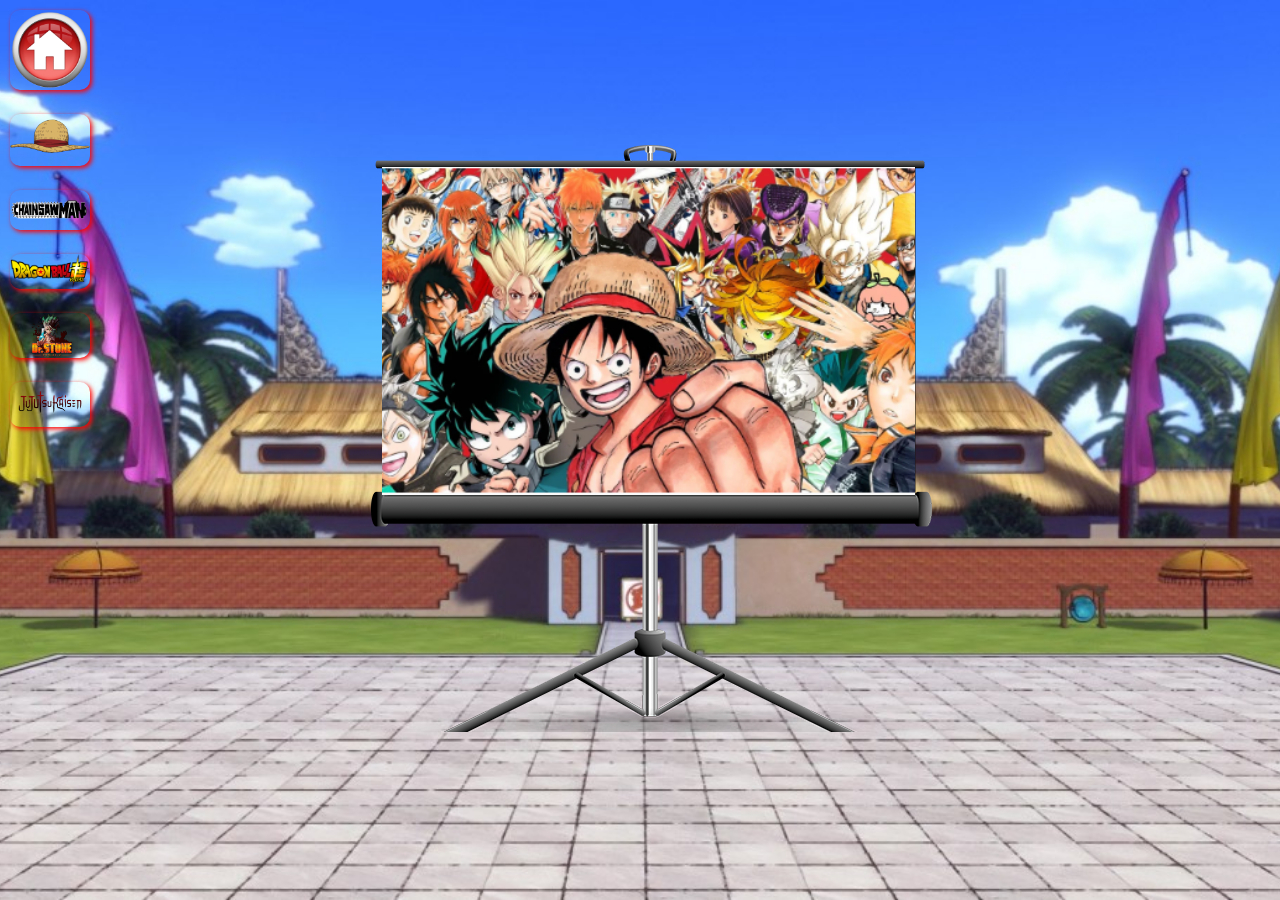
<file: ProjetoAnime/index.html>
<!DOCTYPE html>
<html lang="pt-br">
<head>
    <meta charset="UTF-8">
    <meta name="viewport" content="width=device-width, initial-scale=1.0">
    <!-- exportação do link favicon e css -->
    <link rel="shortcut icon" href="imagens/faviprojectx.ico" type="image/x-icon">
    <link rel="stylesheet" href="estilo.css">
    
    <title>Project Social</title>
</head>
<body>
    <main>
        <section id="telefone">
            <iframe src="home.html" name="tela" id="tela" frameborder="0" >
                Seu navegador não é compativel com isso.
            </iframe>
        </section>
        <section id="redes-sociais">
            <a href="home.html" target="tela"><img src="imagens/home2.png" alt="Home" srcset=""></a><br>
            <a href="onepiece.html" target="tela"><img src="imagens/onepiece_logo.png" alt="YouTube" srcset=""></a><br>
            <a href="chainsawman.html" target="tela"><img src="imagens/chainsawman_logo.jpg.png" alt="GitHub" srcset=""></a><br>
            <a href="dragonball.html" target="tela"><img src="imagens/dragonball_logo.png" alt="facebook" srcset=""></a><br>
            <a href="drstone.html" target="tela"><img src="imagens/drstone_logo.png" alt="Instagram" srcset=""></a><br>
            <a href="jujutsukaisen.html" target="tela"><img src="imagens/jujutsu_logo.png" alt="Twitter" srcset=""></a>
        </section>
    </main>
</body>
</html>

<!-- Resumo do projeto não está usando css grid 
Observações foi colocado ao final de cada link um br para da um espaçamento e fazendo com que as logos ficassem uma abaixo da outra -->
</file>
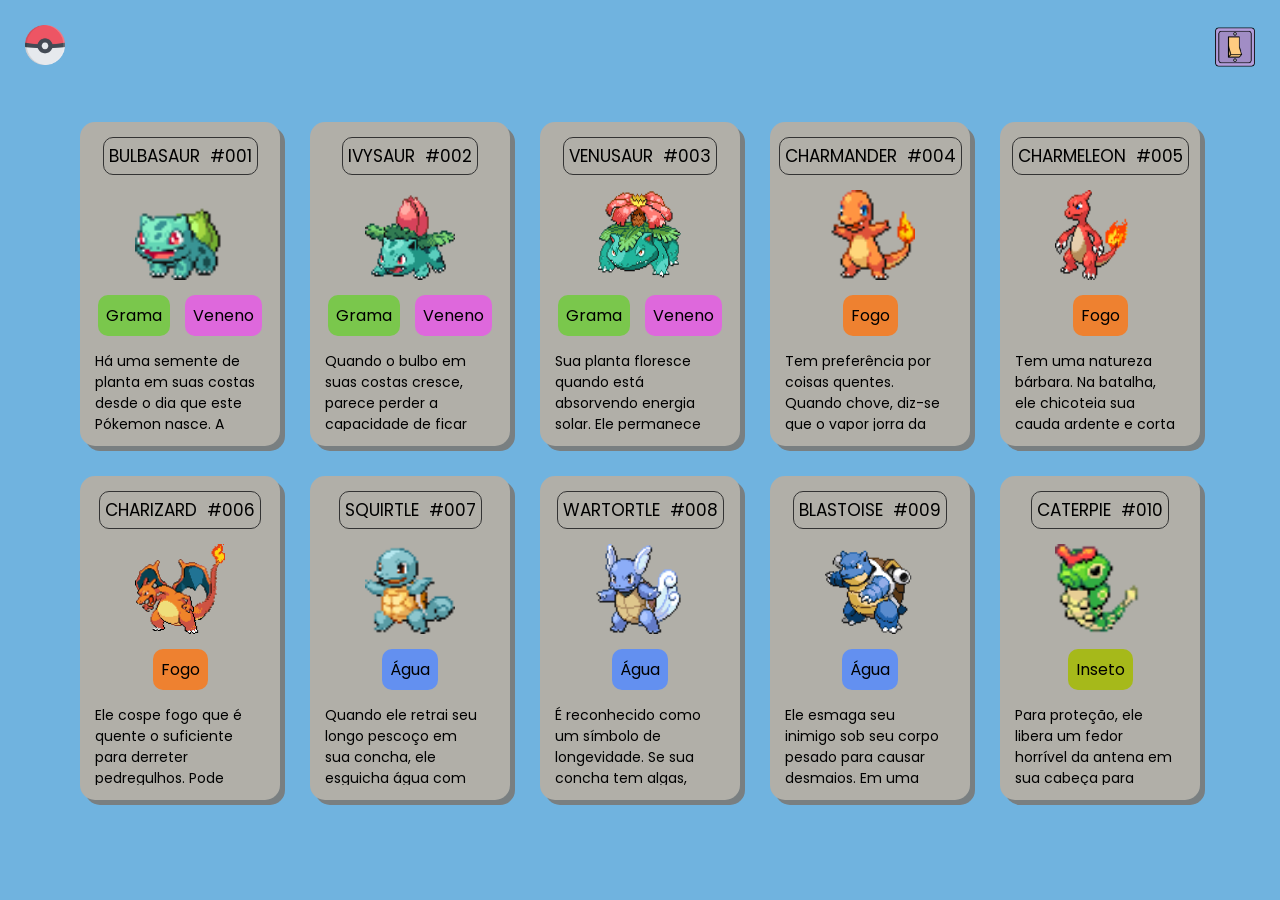
<file: ProjetoPokelista/index.html>
<!DOCTYPE html>
<html lang="pt-BR">

<head>
	<meta charset="UTF-8" />
	<meta http-equiv="X-UA-Compatible" content="IE=edge" />
	<meta name="viewport" content="width=device-width, initial-scale=1.0" />
	<title>Listagem Pokémon</title>

	<link rel="preconnect" href="https://fonts.googleapis.com">
	<link rel="preconnect" href="https://fonts.gstatic.com" crossorigin>
	<link href="https://fonts.googleapis.com/css2?family=Poppins:wght@300;500;800&family=Rubik+Pixels&display=swap"
		rel="stylesheet">

	<link rel="stylesheet" href="css/reset.css">
	<link rel="stylesheet" href="css/estilos.css">
	<link rel="stylesheet" href="css/scrollbar.css">
</head>

<body>
	<header>
		<a href="#">
			<img src="imagens/pokeball.png" alt="pokebola" class="logo" />
		</a>
		<button id="botao-alterar-tema">
			<img src="imagens/interruptor.png" alt="imagem do sol" class="imagem-botao" />
		</button>
	</header>
	<main>
		<ul class="listagem-pokemon">
			<li class="cartao-pokemon">
				<div class="informacoes">
					<span>Bulbasaur</span>
					<span>#001</span>
				</div>

				<img src="imagens/bulbasaur.gif" alt="Bulbasaur" class="gif" />

				<ul class="tipos">
					<li class="tipo grama">Grama</li>
					<li class="tipo veneno">Veneno</li>
				</ul>

				<p class="descricao">Há uma semente de planta em suas costas desde o dia que este Pókemon nasce. A
					semente cresce lentamente.</p>
			</li>

			<li class="cartao-pokemon">
				<div class="informacoes">
					<span>Ivysaur</span>
					<span>#002</span>
				</div>

				<img src="imagens/ivysaur.gif" alt="Ivysaur" class="gif" />

				<ul class="tipos">
					<li class="tipo grama">Grama</li>
					<li class="tipo veneno">Veneno</li>
				</ul>

				<p class="descricao">Quando o bulbo em suas costas cresce, parece perder a capacidade de ficar de pé em
					suas patas traseiras.</p>
			</li>

			<li class="cartao-pokemon">
				<div class="informacoes">
					<span>Venusaur</span>
					<span>#003</span>
				</div>

				<img src="imagens/venusaur.gif" alt="Venusaur" class="gif" />

				<ul class="tipos">
					<li class="tipo grama">Grama</li>
					<li class="tipo veneno">Veneno</li>
				</ul>

				<p class="descricao">Sua planta floresce quando está absorvendo energia solar. Ele permanece em
					movimento para buscar a luz solar.</p>
			</li>

			<li class="cartao-pokemon">
				<div class="informacoes">
					<span>Charmander</span>
					<span>#004</span>
				</div>

				<img src="imagens/charmander.gif" alt="Charmander" class="gif" />

				<ul class="tipos">
					<li class="tipo fogo">Fogo</li>
				</ul>

				<p class="descricao">Tem preferência por coisas quentes. Quando chove, diz-se que o vapor jorra da ponta
					de sua cauda.</p>
			</li>

			<li class="cartao-pokemon">
				<div class="informacoes">
					<span>Charmeleon</span>
					<span>#005</span>
				</div>

				<img src="imagens/charmeleon.gif" alt="Charmeleon" class="gif" />

				<ul class="tipos">
					<li class="tipo fogo">Fogo</li>
				</ul>

				<p class="descricao">Tem uma natureza bárbara. Na batalha, ele chicoteia sua cauda ardente e corta com
					garras afiadas.</p>
			</li>

			<li class="cartao-pokemon">
				<div class="informacoes">
					<span>Charizard</span>
					<span>#006</span>
				</div>

				<img src="imagens/charizard.gif" alt="Charizard" class="gif" />

				<ul class="tipos">
					<li class="tipo fogo">Fogo</li>
				</ul>

				<p class="descricao">Ele cospe fogo que é quente o suficiente para derreter pedregulhos. Pode causar
					incêndios florestais soprando chamas.</p>
			</li>

			<li class="cartao-pokemon">
				<div class="informacoes">
					<span>Squirtle</span>
					<span>#007</span>
				</div>

				<img src="imagens/squirtle.gif" alt="Squirtle" class="gif" />

				<ul class="tipos">
					<li class="tipo agua">Água</li>
				</ul>

				<p class="descricao">Quando ele retrai seu longo pescoço em sua concha, ele esguicha água com força
					vigorosa.</p>
			</li>

			<li class="cartao-pokemon">
				<div class="informacoes">
					<span>Wartortle</span>
					<span>#008</span>
				</div>

				<img src="imagens/wartortle.gif" alt="Wartortle" class="gif" />

				<ul class="tipos">
					<li class="tipo agua">Água</li>
				</ul>

				<p class="descricao">É reconhecido como um símbolo de longevidade. Se sua concha tem algas, esse
					Wartortle é muito antigo.</p>
			</li>

			<li class="cartao-pokemon">
				<div class="informacoes">
					<span>Blastoise</span>
					<span>#009</span>
				</div>

				<img src="imagens/blastoise.gif" alt="Blastoise" class="gif" />

				<ul class="tipos">
					<li class="tipo agua">Água</li>
				</ul>

				<p class="descricao">Ele esmaga seu inimigo sob seu corpo pesado para causar desmaios. Em uma pitada,
					ele se retirará dentro de sua concha.</p>
			</li>

			<li class="cartao-pokemon">
				<div class="informacoes">
					<span>Caterpie</span>
					<span>#010</span>
				</div>

				<img src="imagens/caterpie.gif" alt="Caterpie" class="gif" />

				<ul class="tipos">
					<li class="tipo inseto">Inseto</li>
				</ul>

				<p class="descricao">Para proteção, ele libera um fedor horrível da antena em sua cabeça para afastar os
					inimigos.</p>
			</li>
		</ul>
	</main>

	<script src="js/index.js"></script>
</body>

</html>
</file>
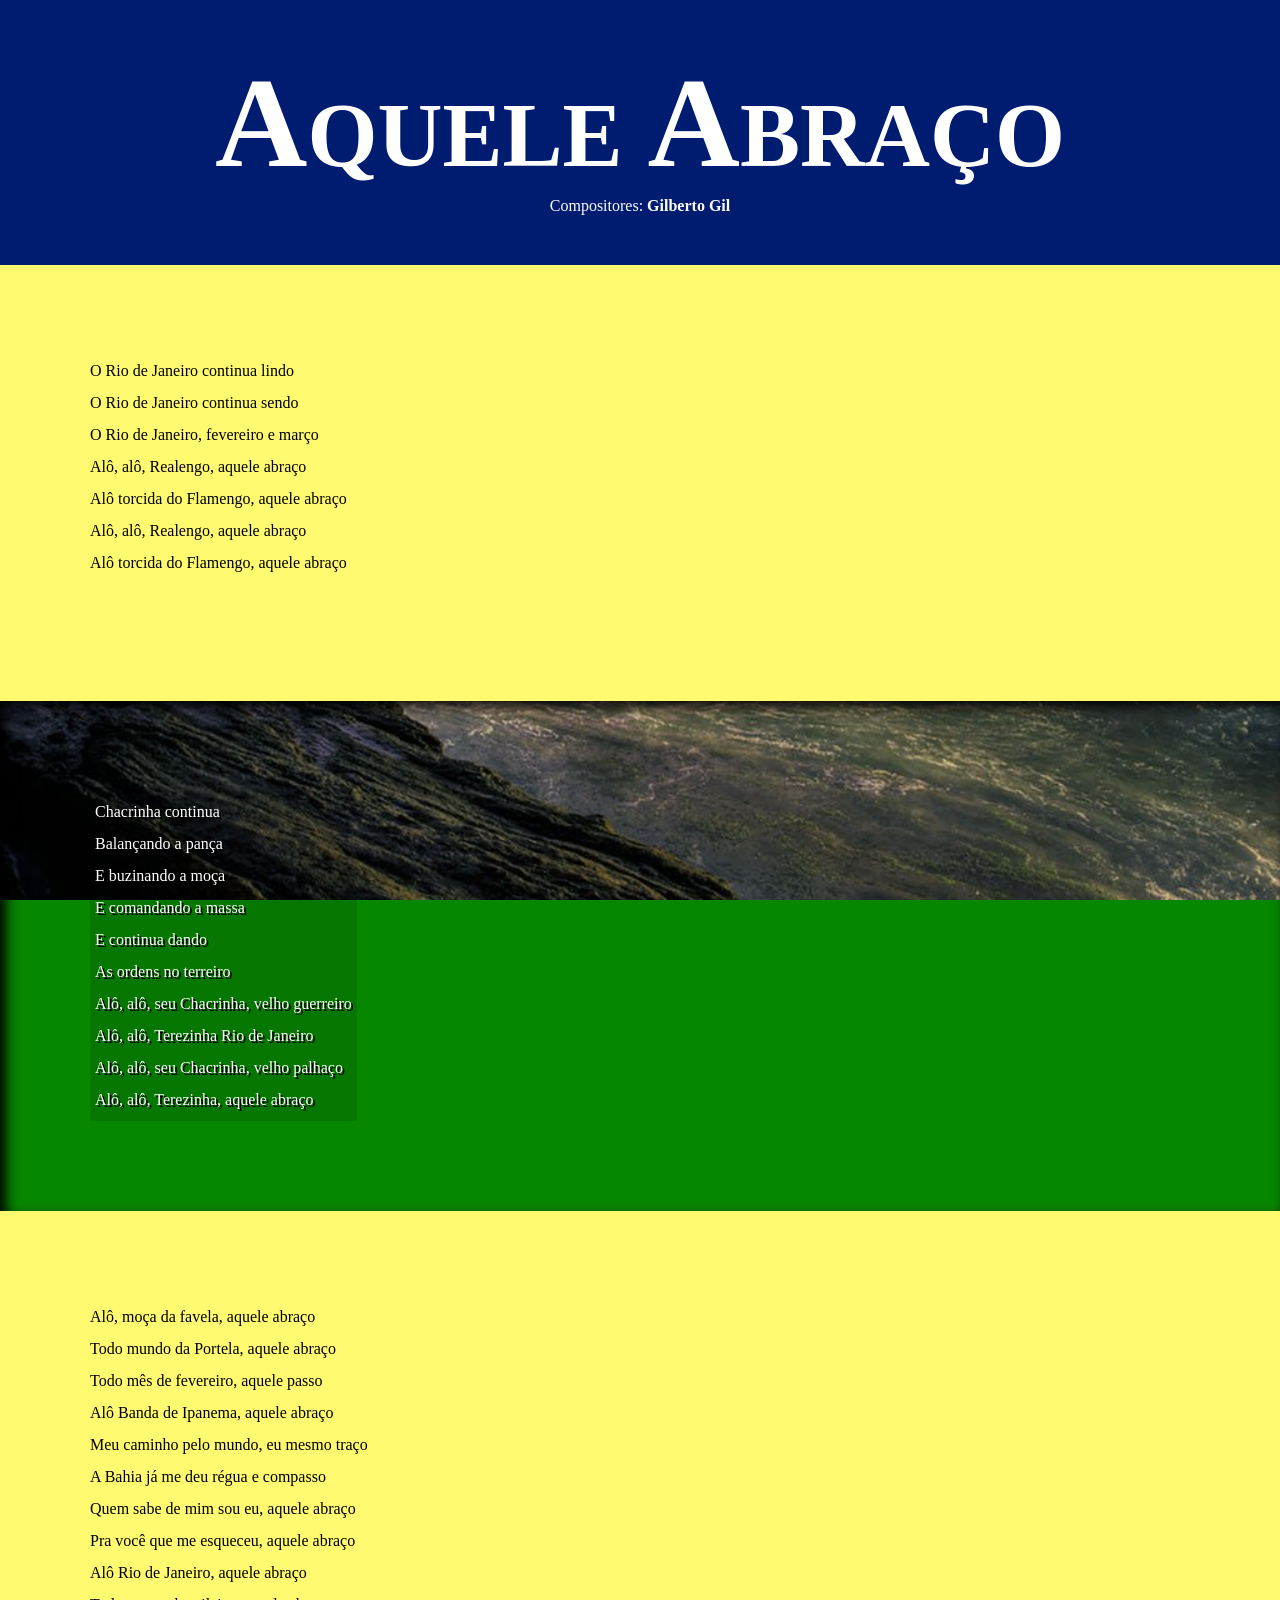
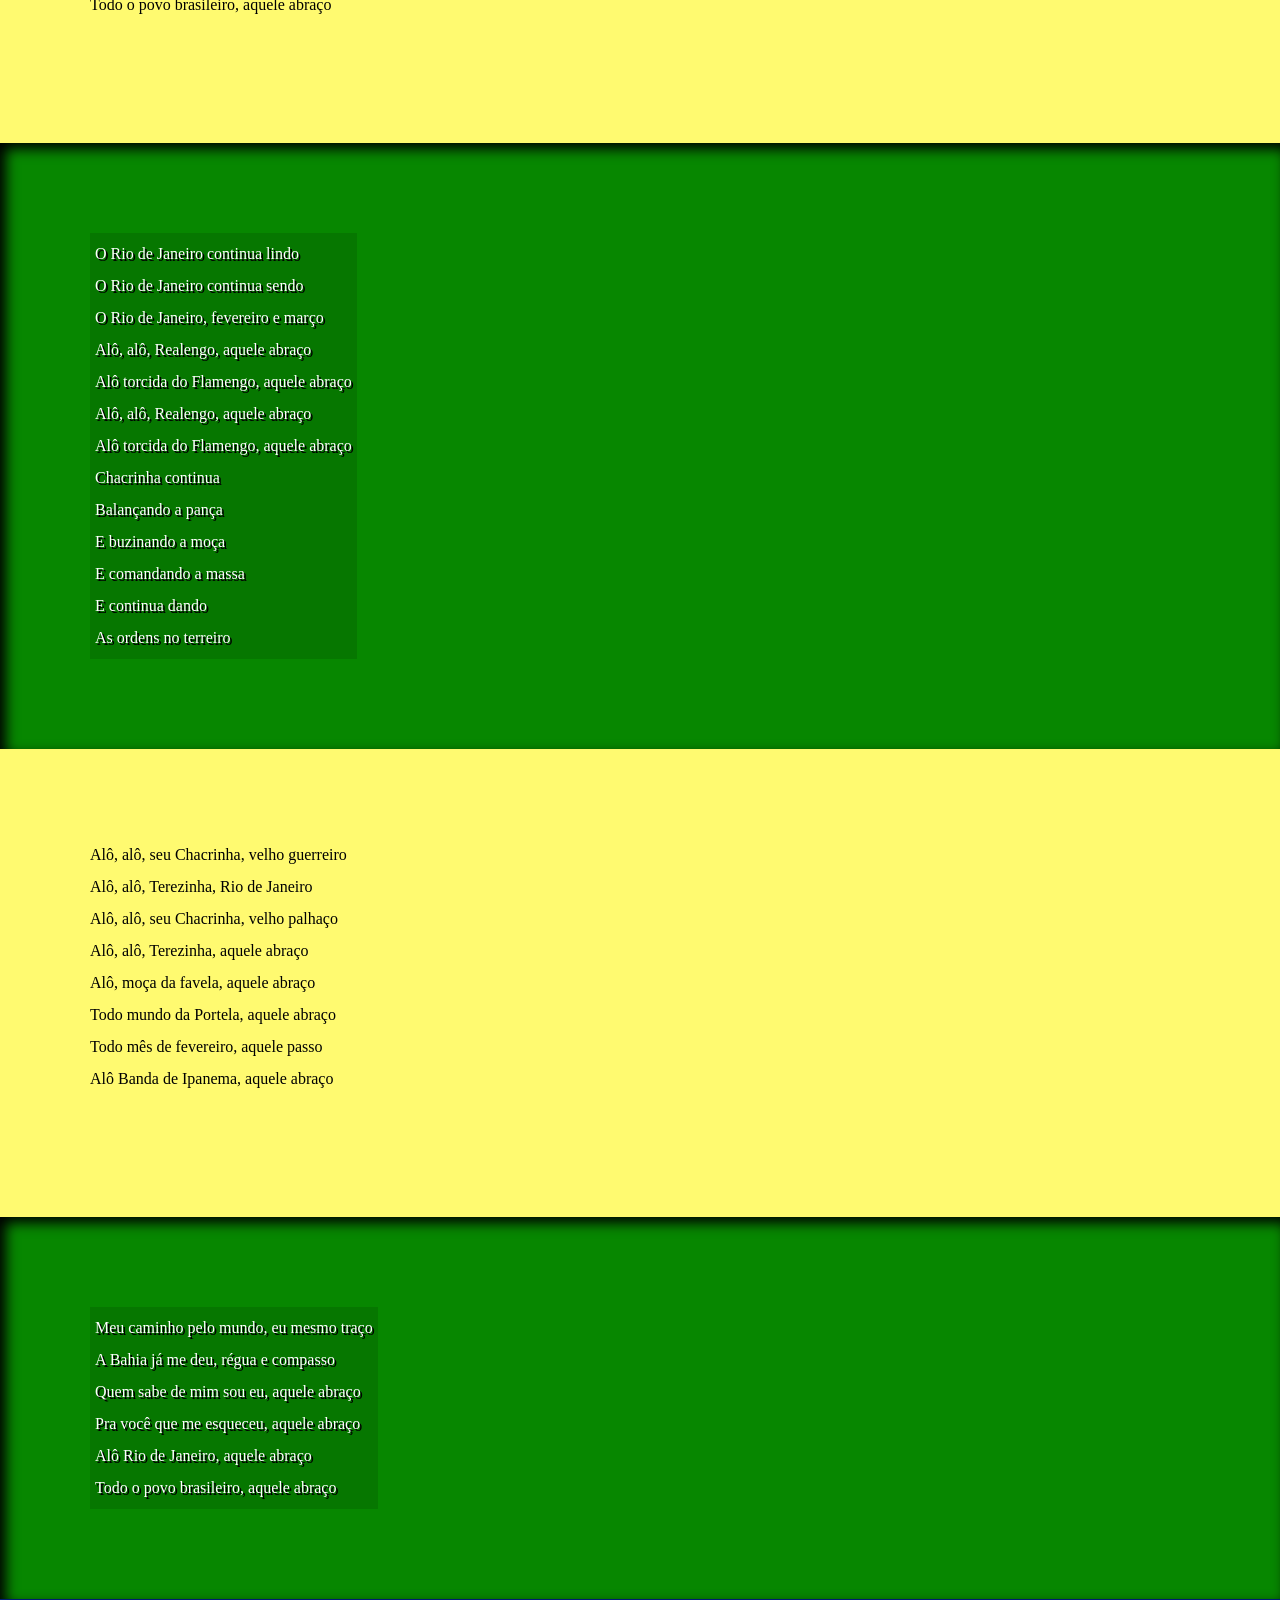
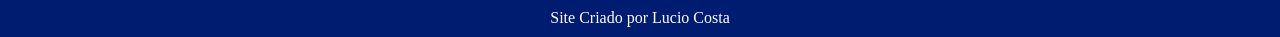
<file: ProjetoRJ/index.html>
<!DOCTYPE html>
<html lang="pt-br">
<head>
    <meta charset="UTF-8">
    <meta name="viewport" content="width=device-width, initial-scale=1.0">
    <title>Document</title>
    <link rel="shortcut icon" href="imagens/favicristo.ico" type="image/x-icon">
    <link rel="stylesheet" href="estilo/style.css">
</head>
<body>
    <header>
         <h1>Aquele Abraço</h1>
        <p>

         Compositores:<a href="https://gilbertogil.com.br/" target="_blank"> Gilberto Gil</a>
        </p>
        
    </header>

    <section class="normal">
        <p>
            O Rio de Janeiro continua lindo <br>
            O Rio de Janeiro continua sendo <br>
            O Rio de Janeiro, fevereiro e março <br>
            Alô, alô, Realengo,
            aquele abraço <br>
            Alô torcida do Flamengo,
            aquele abraço <br>
            Alô, alô, Realengo,
            aquele abraço <br>
            Alô torcida do Flamengo,
            aquele abraço
        </p>
    </section>

    <section class="imagem" id="img1">
        <p>
            Chacrinha continua <br>
            Balançando a pança <br>
            E buzinando a moça <br>
            E comandando a massa <br>
            E continua dando <br>
            As ordens no terreiro <br>
            Alô, alô, seu Chacrinha,
            velho guerreiro <br>
            Alô, alô, Terezinha
            Rio de Janeiro <br>
            Alô, alô, seu Chacrinha,
            velho palhaço <br>
            Alô, alô, Terezinha,
            aquele abraço
        </p>
    </section>

    <section class="normal">
        <p>
            Alô, moça da favela,
            aquele abraço <br>
            Todo mundo da Portela,
            aquele abraço <br>
            Todo mês de fevereiro,
            aquele passo <br>
            Alô Banda de Ipanema,
            aquele abraço <br>
            Meu caminho pelo mundo,
            eu mesmo traço <br>
            A Bahia já me deu
            régua e compasso <br>
            Quem sabe de mim sou eu,
            aquele abraço <br>
            Pra você que me esqueceu,
            aquele abraço <br>
            Alô Rio de Janeiro,
            aquele abraço <br>
            Todo o povo brasileiro,
            aquele abraço 
        </p>
    </section>

    <section class="imagem" id="img2">
        <p>
            O Rio de Janeiro continua lindo <br>
            O Rio de Janeiro continua sendo <br>
            O Rio de Janeiro, fevereiro e março <br>
            Alô, alô, Realengo,
            aquele abraço <br>
            Alô torcida do Flamengo,
            aquele abraço <br>
            Alô, alô, Realengo,
            aquele abraço <br>
            Alô torcida do Flamengo,
            aquele abraço <br>
            Chacrinha continua <br>
            Balançando a pança <br>
            E buzinando a moça <br>
            E comandando a massa <br>
            E continua dando <br>
            As ordens no terreiro
        </p>
    </section>

    <section class="normal">
        <p>
            Alô, alô, seu Chacrinha,
            velho guerreiro <br>
            Alô, alô, Terezinha,
            Rio de Janeiro <br>
            Alô, alô, seu Chacrinha,
            velho palhaço <br>
            Alô, alô, Terezinha,
            aquele abraço <br>
            Alô, moça da favela,
            aquele abraço <br>
            Todo mundo da Portela,
            aquele abraço <br>
            Todo mês de fevereiro,
            aquele passo <br>
            Alô Banda de Ipanema,
            aquele abraço
        </p>
    </section>

    <section class="imagem" id="img3">
        <p>
            Meu caminho pelo mundo,
            eu mesmo traço <br>
            A Bahia já me deu,
            régua e compasso <br>
            Quem sabe de mim sou eu,
            aquele abraço <br>
            Pra você que me esqueceu,
            aquele abraço <br>
            
            Alô Rio de Janeiro,
            aquele abraço <br>
            Todo o povo brasileiro,
            aquele abraço
        </p>
    </section>

<footer> Site Criado por Lucio Costa</footer>
</body>
</html>
</file>
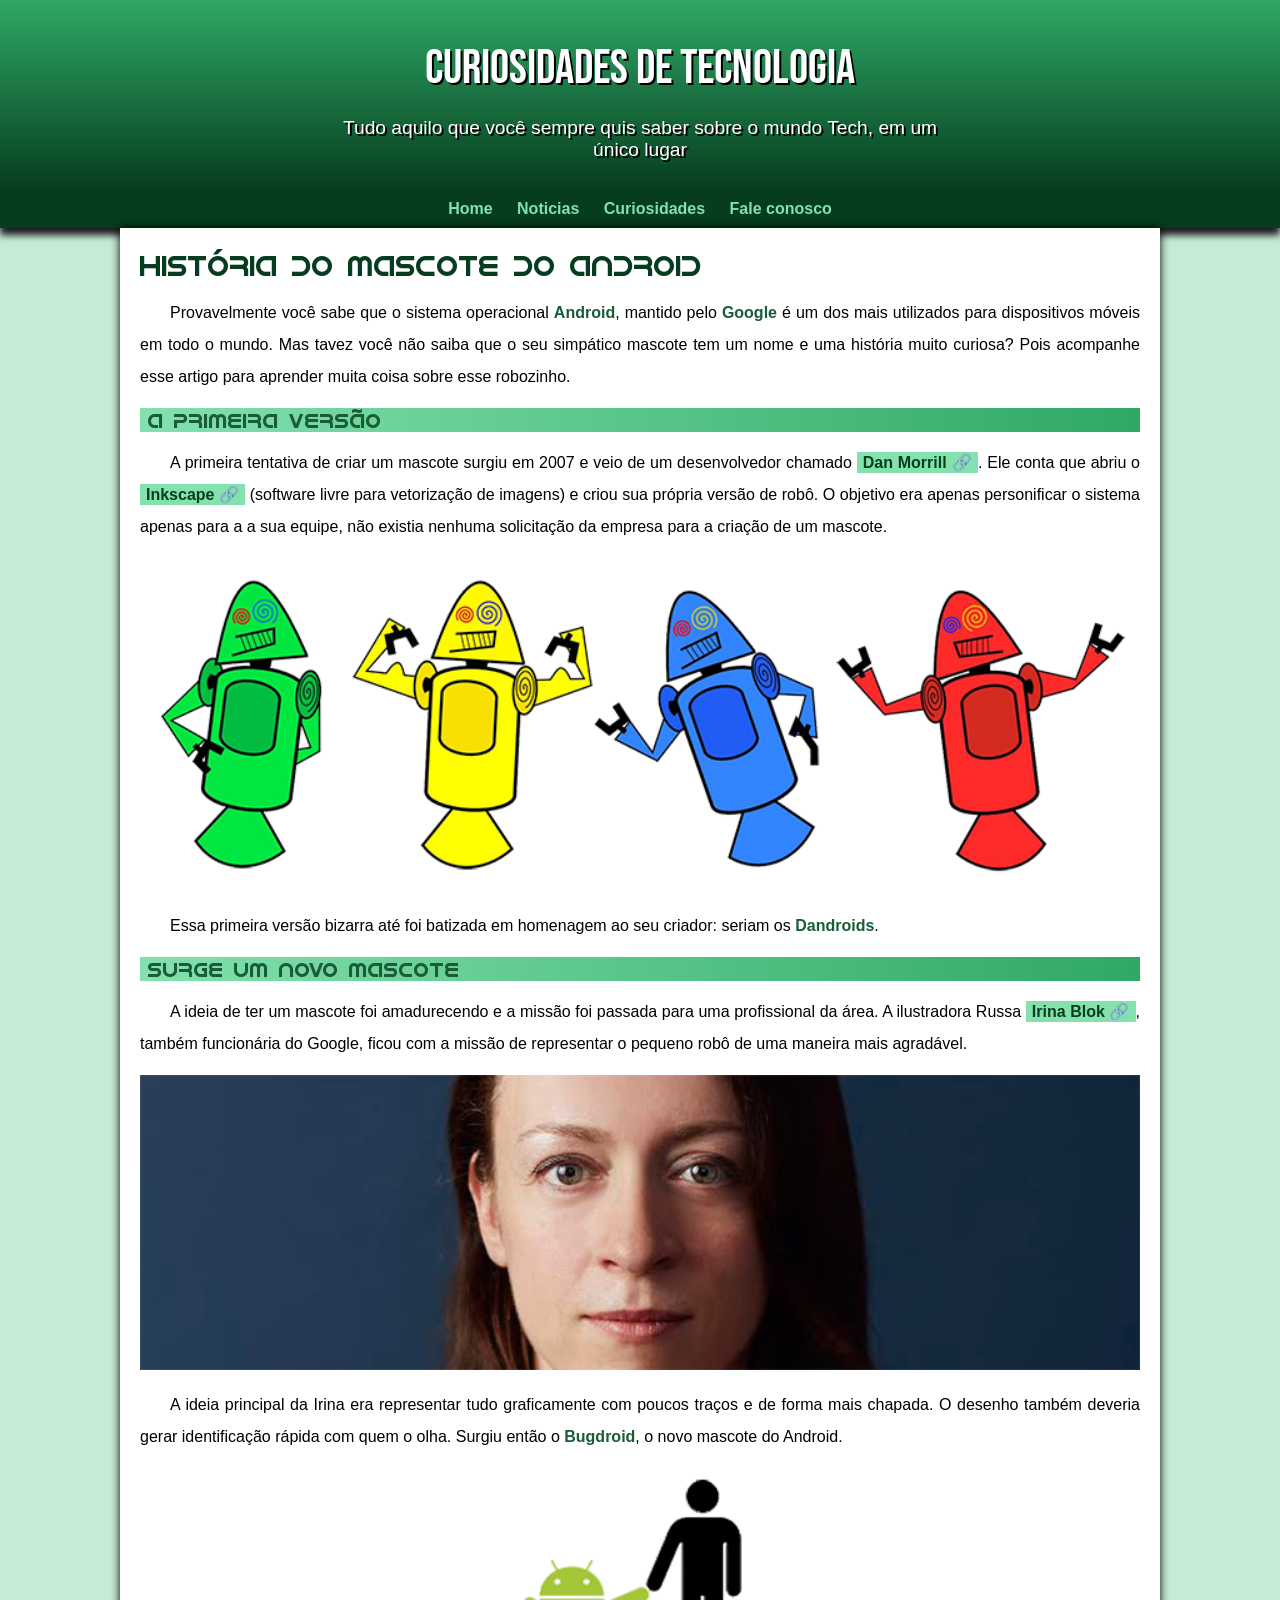
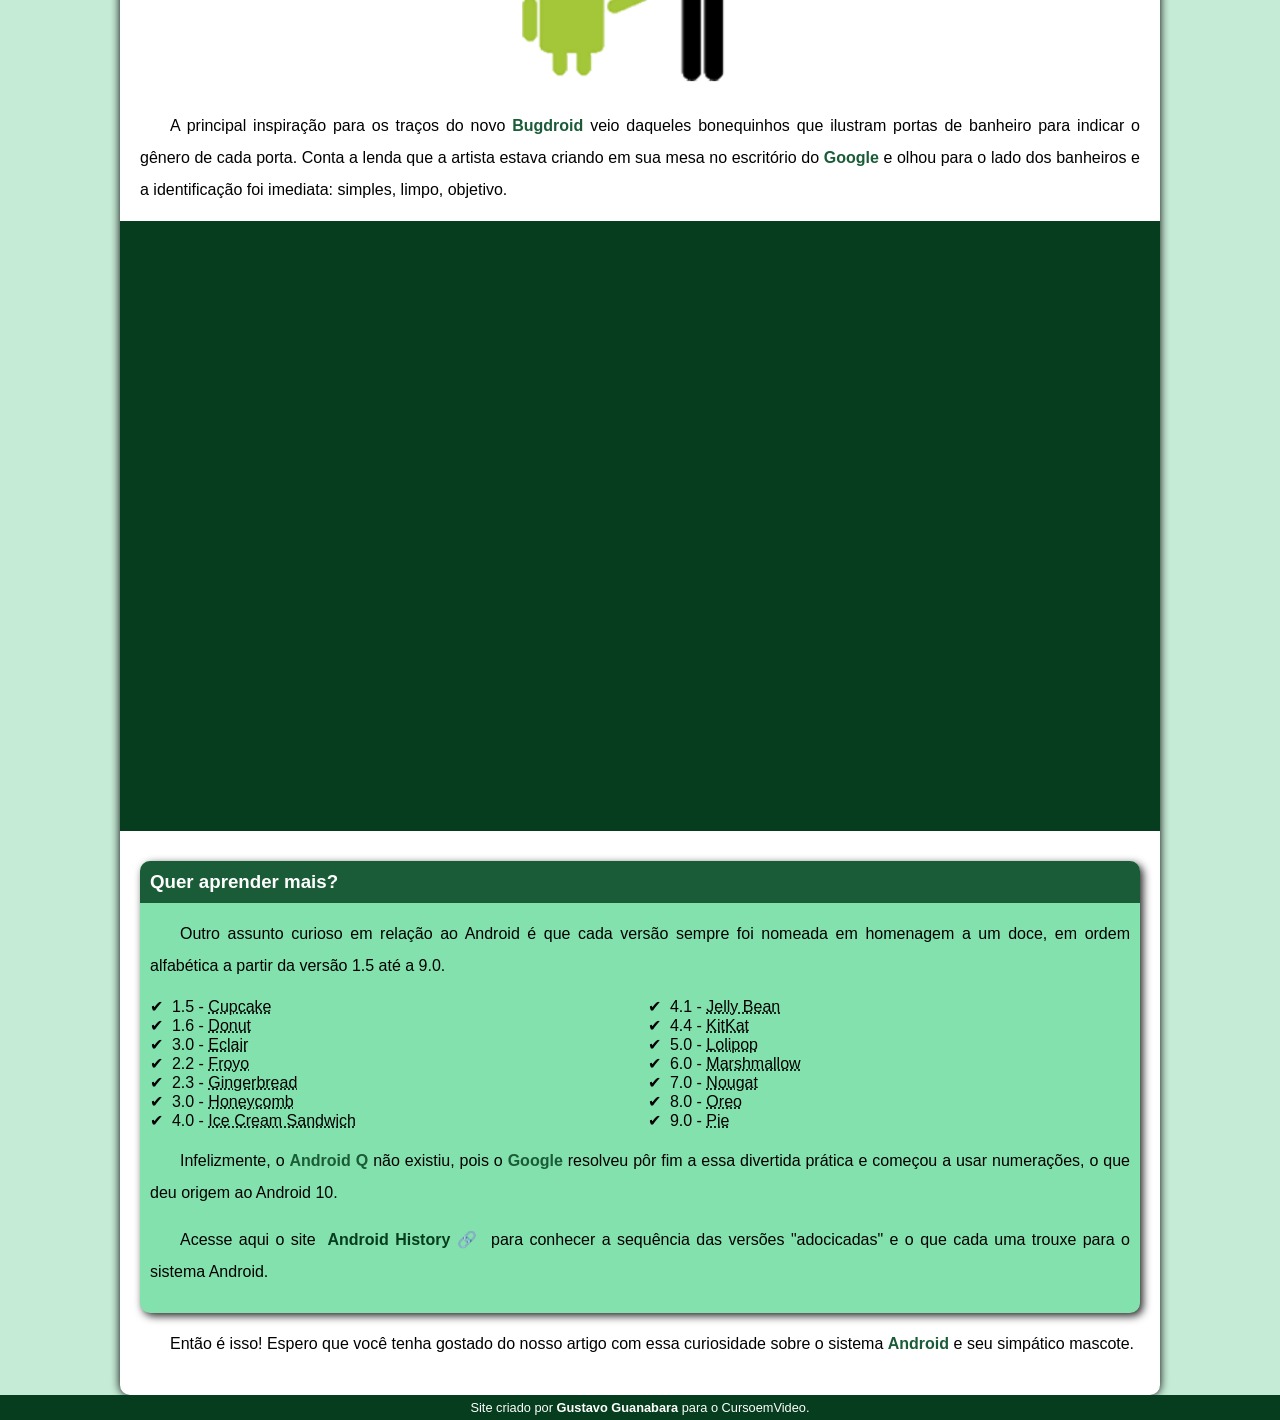
<file: ProjetoAndroid/andorid.html>
<!DOCTYPE html>
<html lang="pt-br">

<head>
    <meta charset="UTF-8">
    <meta http-equiv="X-UA-Compatible" content="IE=edge">
    <meta name="viewport" content="width=device-width, initial-scale=1.0">
    <title>Como Surgiu o mascote do Android?</title>
    <link rel="shortcut icon" href="imagens/favicon.ico" type="image/x-icon">
    <link rel="stylesheet" href="estilo/style.css">
</head>

<body>
    <header>
        <h1>Curiosidades de Tecnologia</h1>
        <p>Tudo aquilo que você sempre quis saber sobre o mundo Tech, em um único lugar</p>
    </header>

    <nav>
        <a href="#">Home</a>
        <a href="#">Noticias</a>
        <a href="#">Curiosidades</a>
        <a href="#">Fale conosco</a>
    </nav>
    <main>
        <article>
            <h1>História do Mascote do Android</h1>

            <p>
                Provavelmente você sabe que o sistema operacional <strong>Android</strong>, mantido pelo <strong>Google</strong> é um dos mais utilizados para
                dispositivos móveis em todo o mundo. Mas tavez você não saiba que o seu simpático mascote tem um nome e uma
                história muito curiosa? Pois acompanhe esse artigo para aprender muita coisa sobre esse robozinho.
            </p>

            <h2>A primeira versão</h2>

            <p>
                A primeira tentativa de criar um mascote surgiu em 2007 e veio de um desenvolvedor chamado <a href="https://androidcommunity.com/dan-morrill-shows-us-the-android-mascot-that-almost-was-20130103/" target="_blank"class="externo">Dan Morrill</a>. Ele
                conta que abriu o <a href="https://inkscape.org/pt-br/" target="_blank" class="externo">Inkscape</a> (software livre para vetorização de imagens) e criou sua própria versão de robô.
                O objetivo era apenas personificar o sistema apenas para a a sua equipe, não existia nenhuma solicitação da
                empresa para a criação de um mascote.
            </p>

            <picture>
                <source media="(max-width: 670px)" srcset="imagens/dan-droids-pq.png">
                <img src="imagens/dan-droids.png" alt="Primeiro mascote do android">
            </picture>

            <p>Essa primeira versão bizarra até foi batizada em homenagem ao seu criador: seriam os <strong>Dandroids</strong>.</p>

            <h2>Surge um novo mascote</h2>

            <p>
                A ideia de ter um mascote foi amadurecendo e a missão foi passada para uma profissional da área. A
                ilustradora Russa <a href="https://www.irinablok.com/android" target="_blank"class="externo">Irina Blok</a>, também funcionária do Google, ficou com a missão de representar o pequeno robô
                de uma maneira mais agradável.
            </p>

            <picture>
                <source media="(max-width: 670px )" srcset="imagens/irina-blok-pq.jpg">
                <img src="imagens/irina-blok.jpg" alt="Irina Blok criadora do bugdroid">
            </picture>

            <p>
                A ideia principal da Irina era representar tudo graficamente com poucos traços e de forma mais chapada. O
                desenho também deveria gerar identificação rápida com quem o olha. Surgiu então o <strong>Bugdroid</strong>, o novo mascote
                do Android.
            </p>
            <!-- foi criado uma class devido a imagem ter ficado grande na página -->
            <img src="imagens/bugdroid.png" class="pequena"alt="Bugdroid">

            <p>
                A principal inspiração para os traços do novo <strong>Bugdroid</strong> veio daqueles bonequinhos que ilustram portas de banheiro para indicar o gênero de cada porta. Conta a lenda que a artista estava criando em sua mesa no escritório do <strong>Google</strong> e olhou para o lado dos banheiros e a identificação foi imediata: simples, limpo,
                objetivo.
            </p>

            <div class="video">
                <iframe width="560" height="315" src="https://www.youtube.com/embed/l2UDgpLz20M" title="YouTube video player" frameborder="0" allow="accelerometer; autoplay; clipboard-write; encrypted-media; gyroscope; picture-in-picture; web-share" allowfullscreen></iframe></div>

            <aside>
            <h3>Quer aprender mais?</h3>

            <p>
                Outro assunto curioso em relação ao Android é que cada versão sempre foi nomeada em homenagem a um doce, em
                ordem alfabética a partir da versão 1.5 até a 9.0.
            </p>

            <ul>
                <li>1.5 - <abbr title="Bolo de Copo">Cupcake</abbr></li>
                <li>1.6 - <abbr title="Rosquinha">Donut</abbr></li>
                <li>3.0 - <abbr title="Bomba">Eclair</abbr></li>
                <li>2.2 - <abbr title="Iorgute Congelado">Froyo</abbr></li>
                <li>2.3 - <abbr title="Biscoito de Gengibre">Gingerbread</abbr></li>
                <li>3.0 - <abbr title="Favo de Mel">Honeycomb</abbr></li>
                <li>4.0 - <abbr title="Sanduíche de Sorvete">Ice Cream Sandwich</abbr></li>
                <li>4.1 - <abbr title="Jujuba">Jelly Bean</abbr></li>
                <li>4.4 - <abbr title="Kitkat">KitKat</abbr></li>
                <li>5.0 - <abbr title="Pirulito">Lolipop</abbr></li>
                <li>6.0 - <abbr title="Marshmalliw">Marshmallow</abbr></li>
                <li>7.0 - <abbr title="TOrrone">Nougat</abbr></li>
                <li>8.0 - <abbr title="Oreo">Oreo</abbr></li>
                <li>9.0 - <abbr title="Torta">Pie</abbr></li>
            </ul>

            <p>
                Infelizmente, o <strong>Android Q</strong> não existiu, pois o <strong>Google</strong> resolveu pôr fim a essa divertida prática e começou a
                usar numerações, o que deu origem ao Android 10.
            </p>

            <p>
                Acesse aqui o site<a href="https://www.android.com/intl/en_uk/history/" target="_blank" class="externo"> Android History</a> para conhecer a sequência das versões "adocicadas" e o que cada uma
                trouxe para o sistema Android.
            </p>
            </aside> 
            
            <p>
                Então é isso! Espero que você tenha gostado do nosso artigo com essa curiosidade sobre o sistema <strong>Android</strong> e
                seu simpático mascote.
            </p>
        </article>
    </main>
    <footer>
        <p>Site criado por <a href="https://gustavoguanabara.github.io/" target="_blank">Gustavo Guanabara</a> para o CursoemVideo.</p>
    </footer>
</body>

</html>
</file>
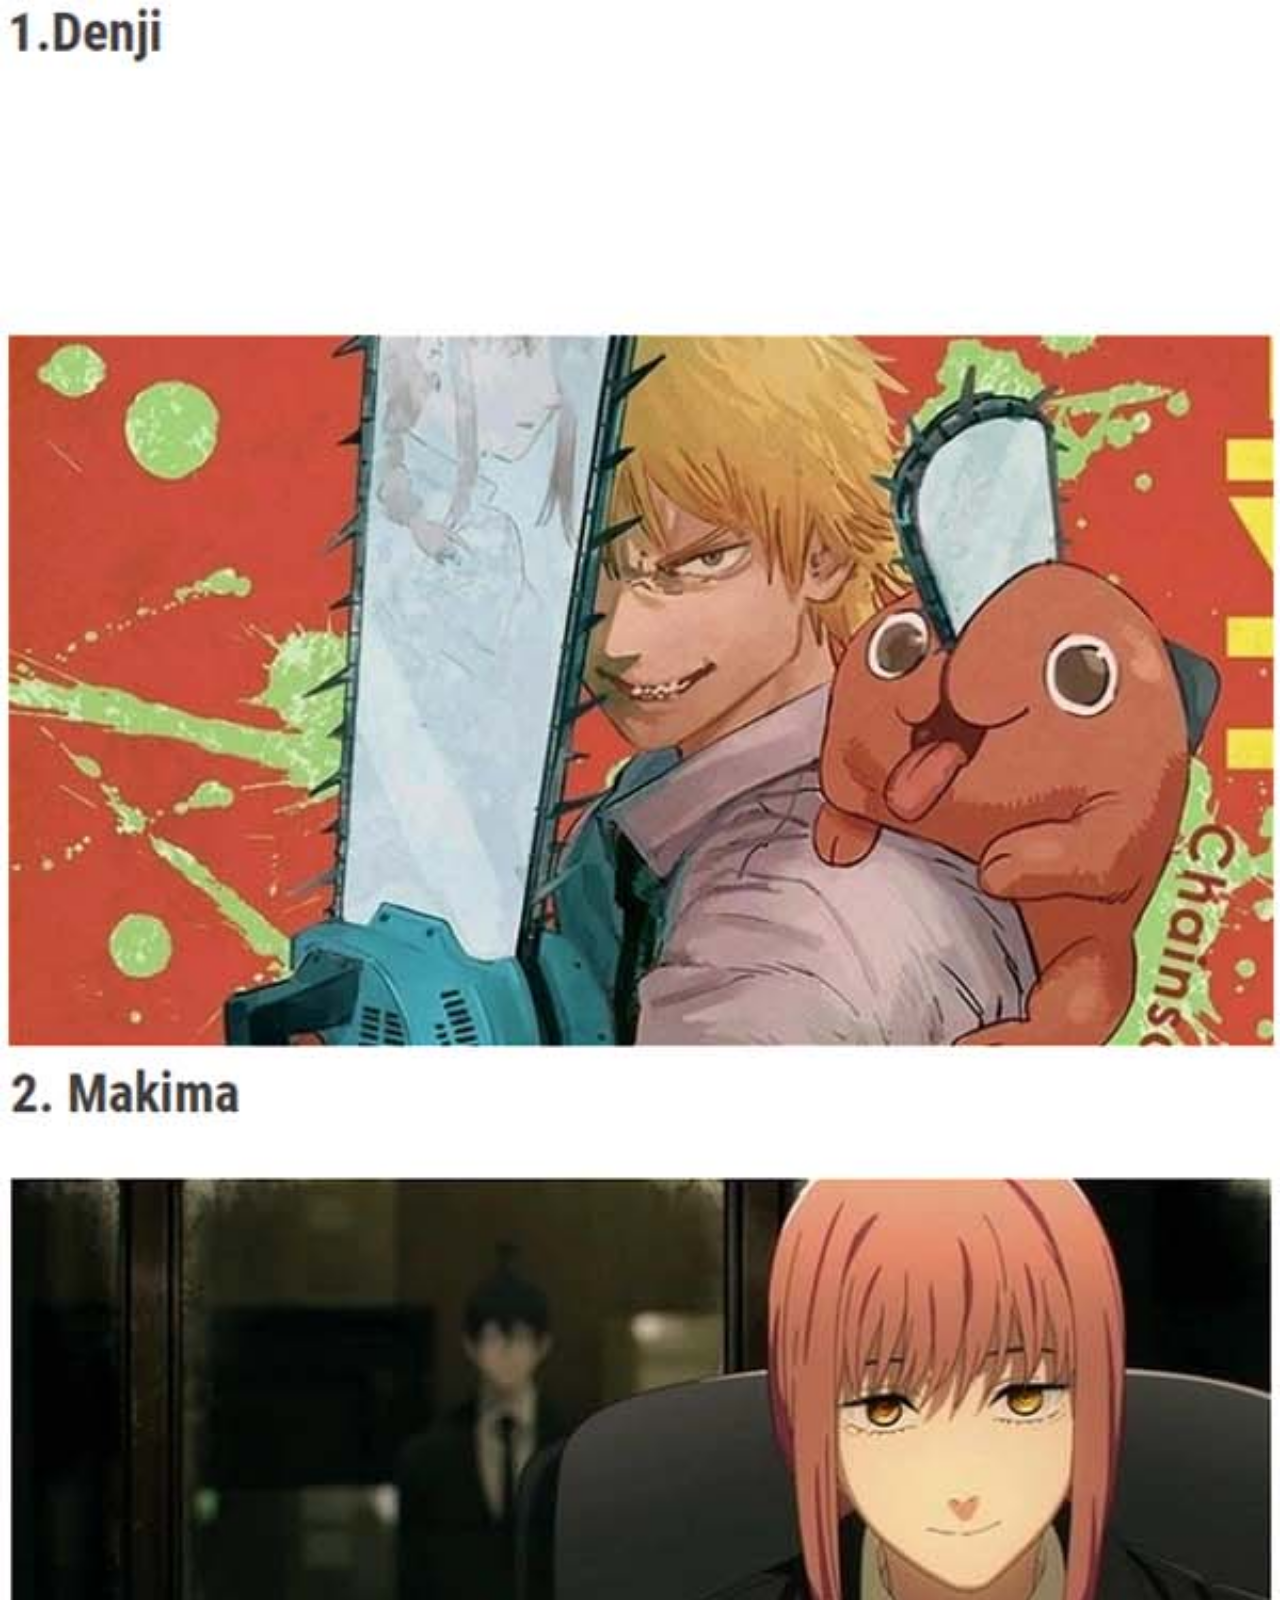
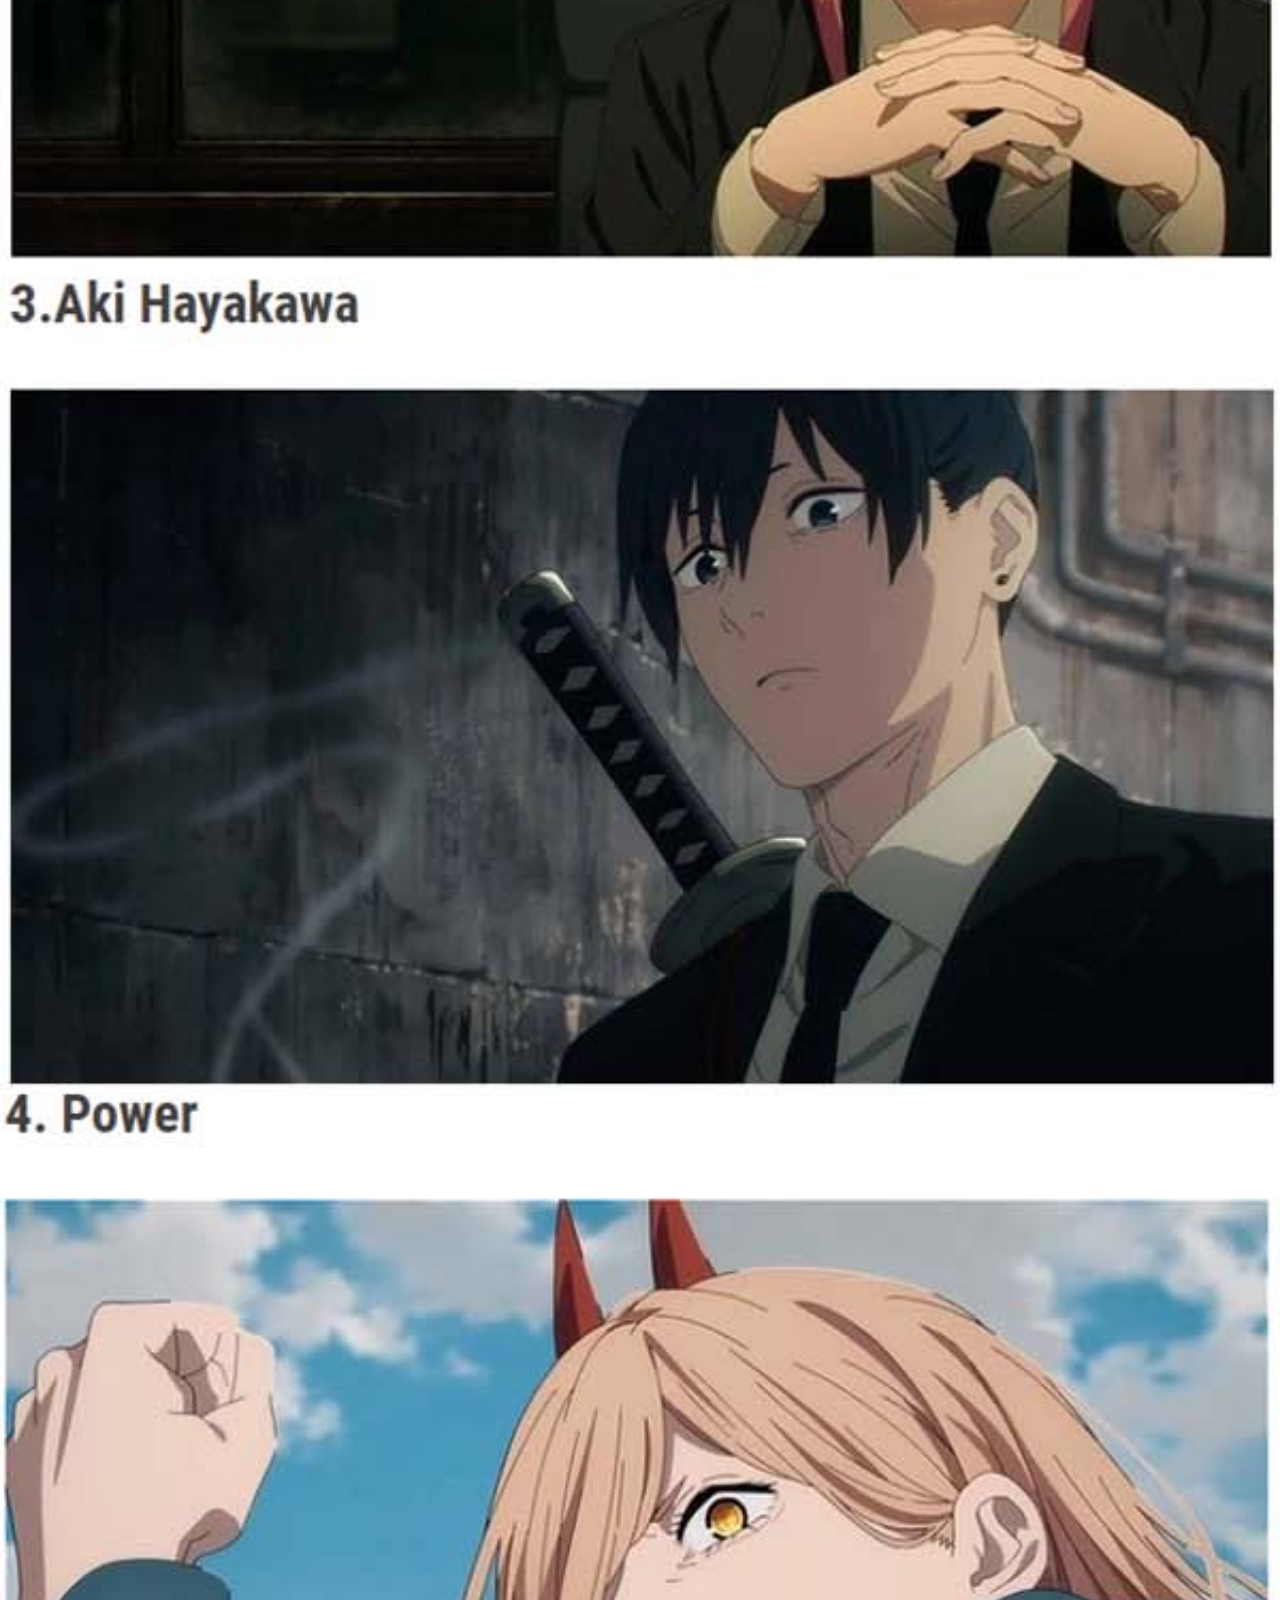
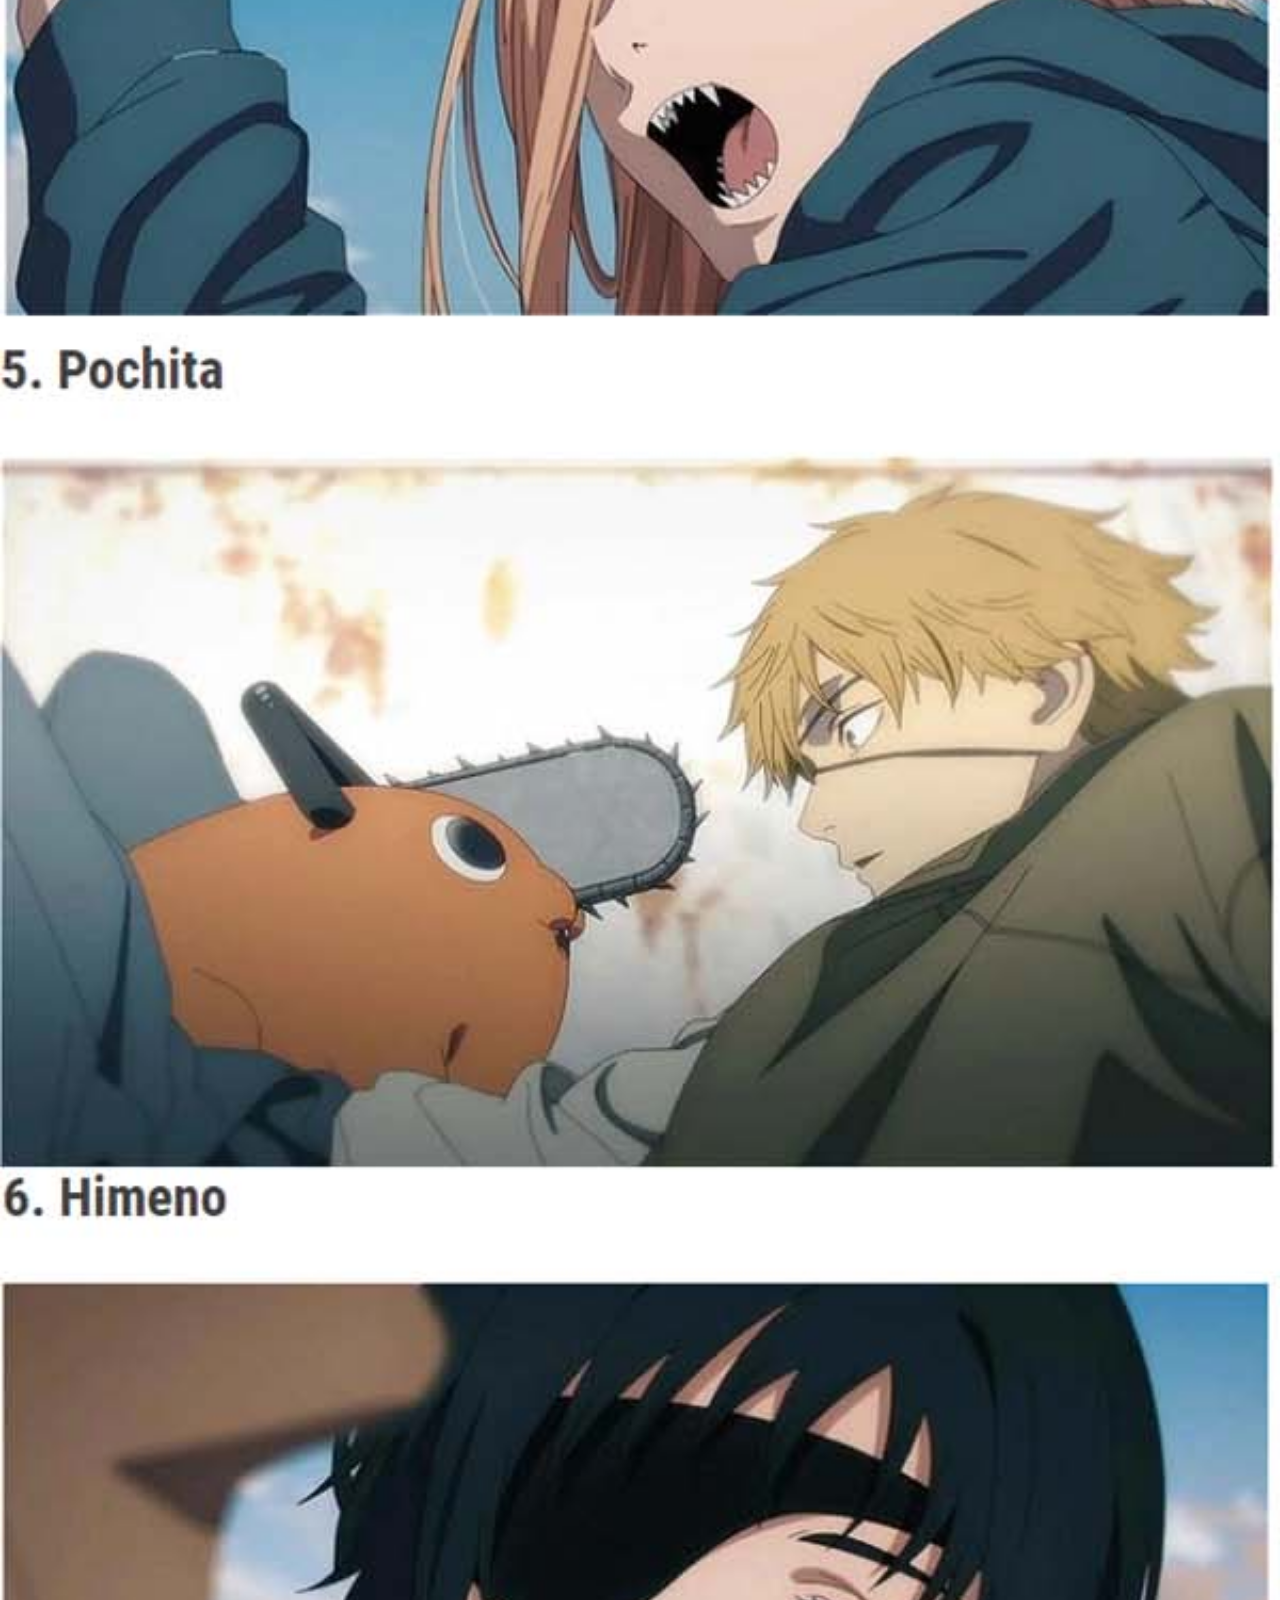
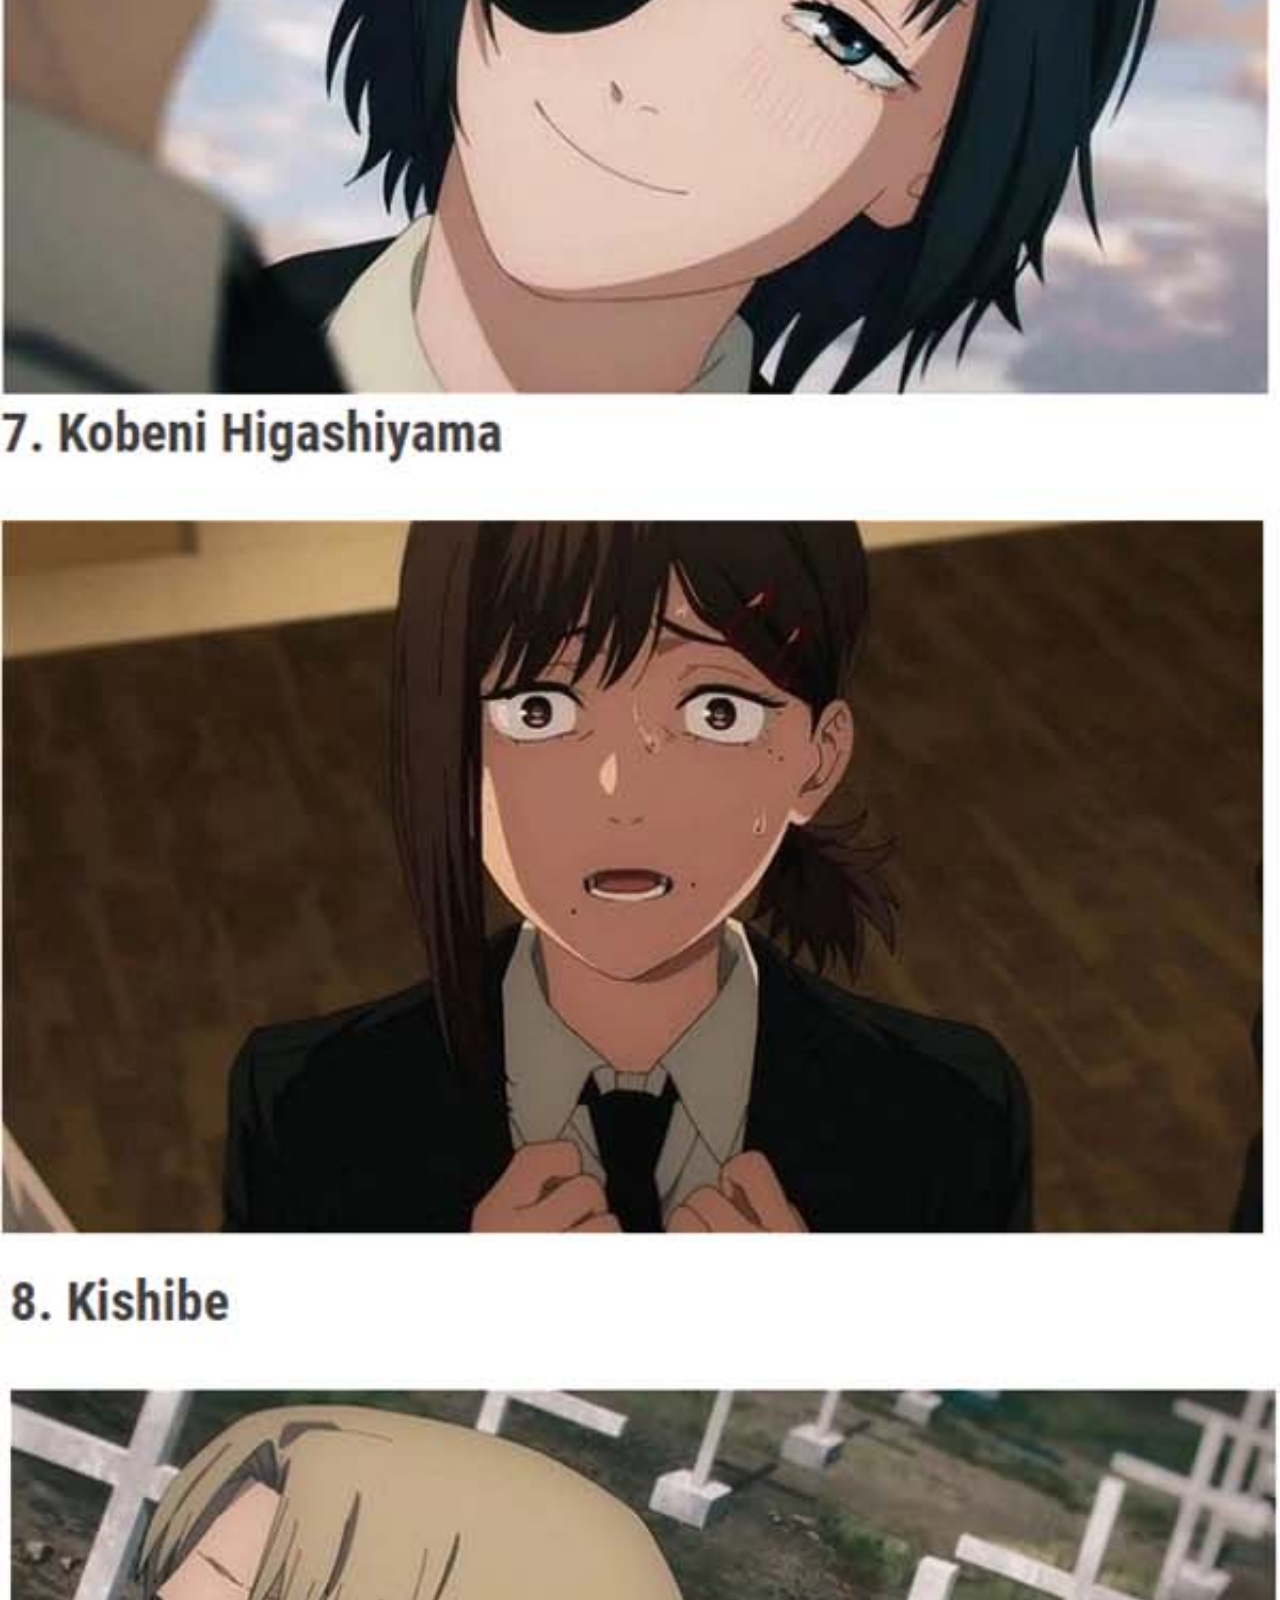
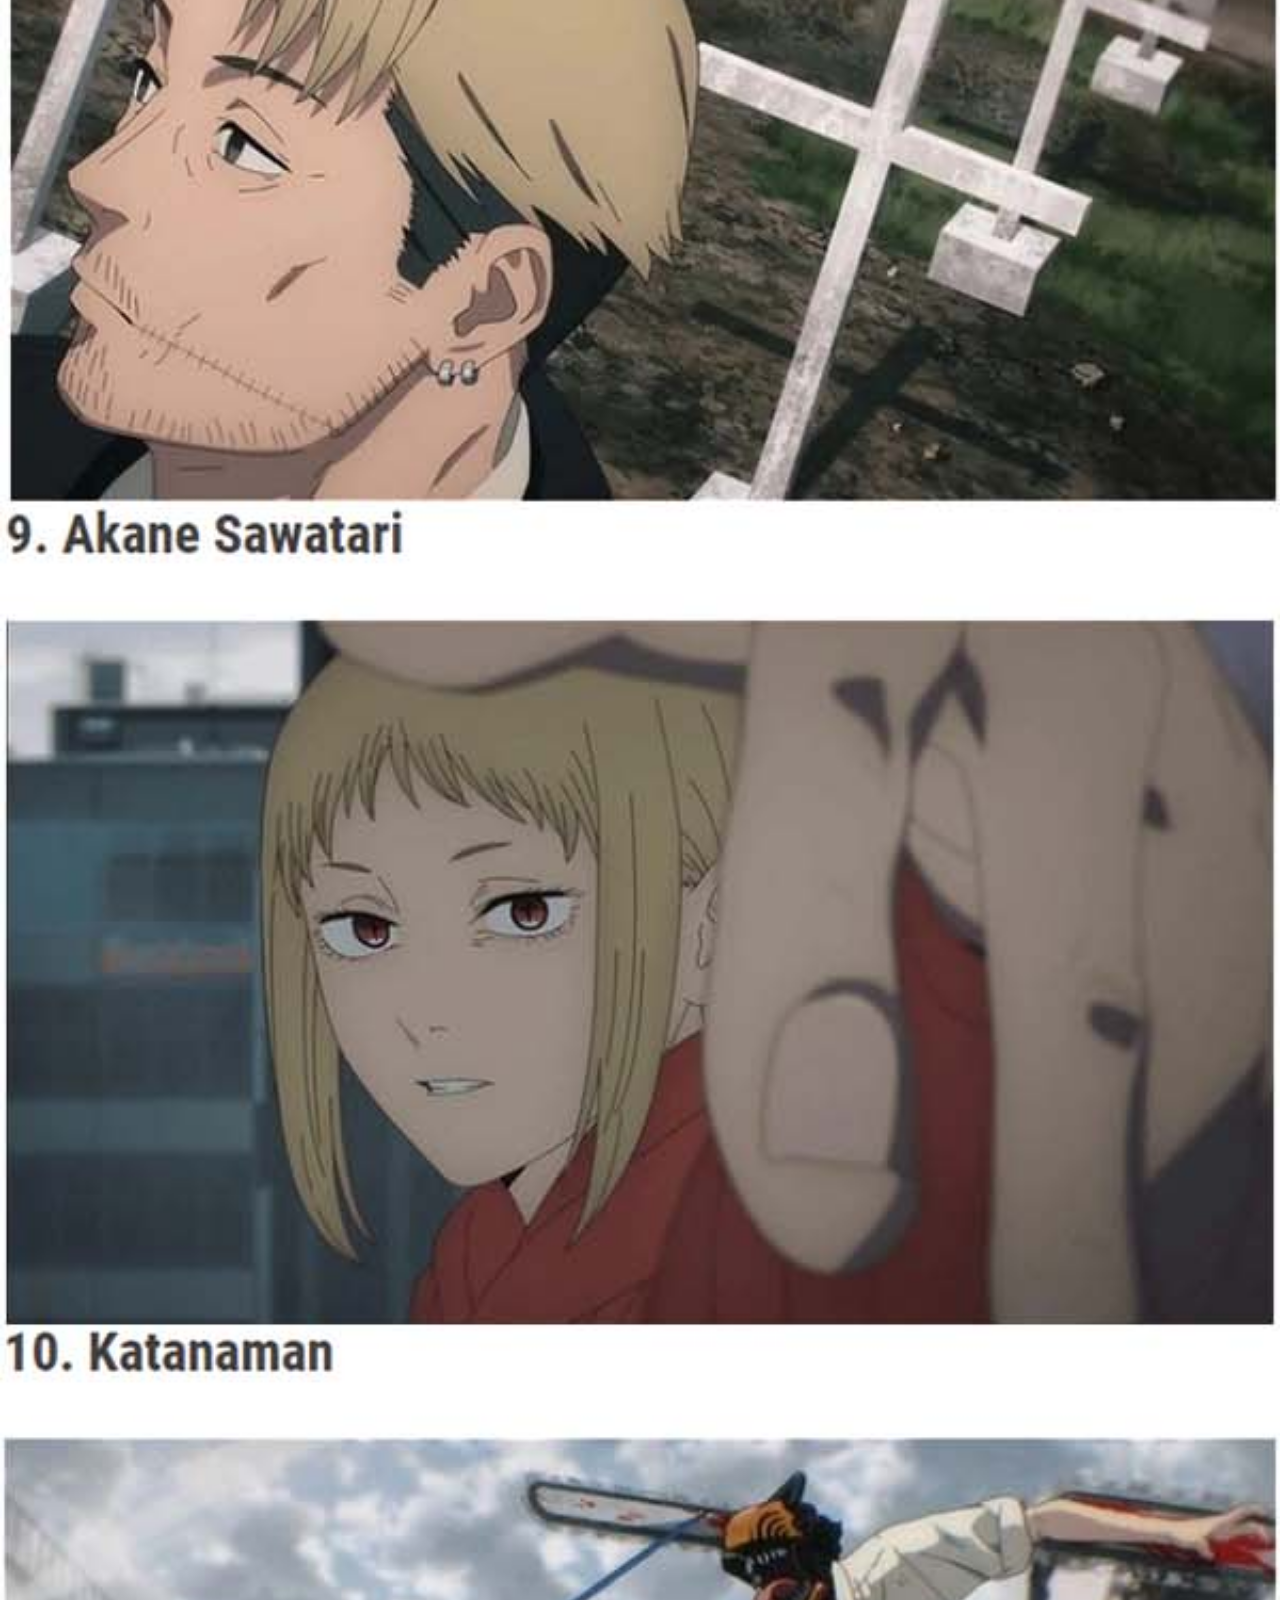
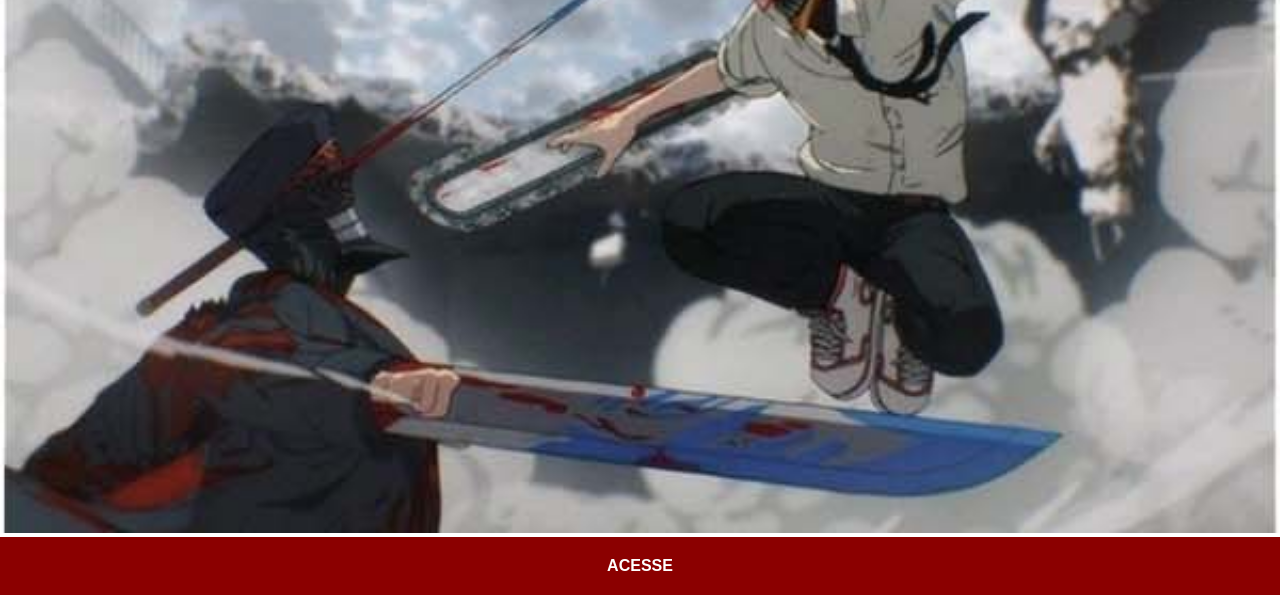
<file: ProjetoAnime/chainsawman.html>
<!DOCTYPE html>
<html lang="en">
<head>
    <meta charset="UTF-8">
    <meta name="viewport" content="width=device-width, initial-scale=1.0">
    <title>Facebook</title>
   <link rel="stylesheet" href="estilo.social.css">
</head>
<body>
   <img src="imagens/chaisanman_tela.jpg" alt="ChainsawMan" srcset=""> 
   <a href="#" target="_blank">ACESSE</a>
</body>
</html>

<!-- Aqui fica a imagem de tela do face e o link para acesso a rede -->
</file>
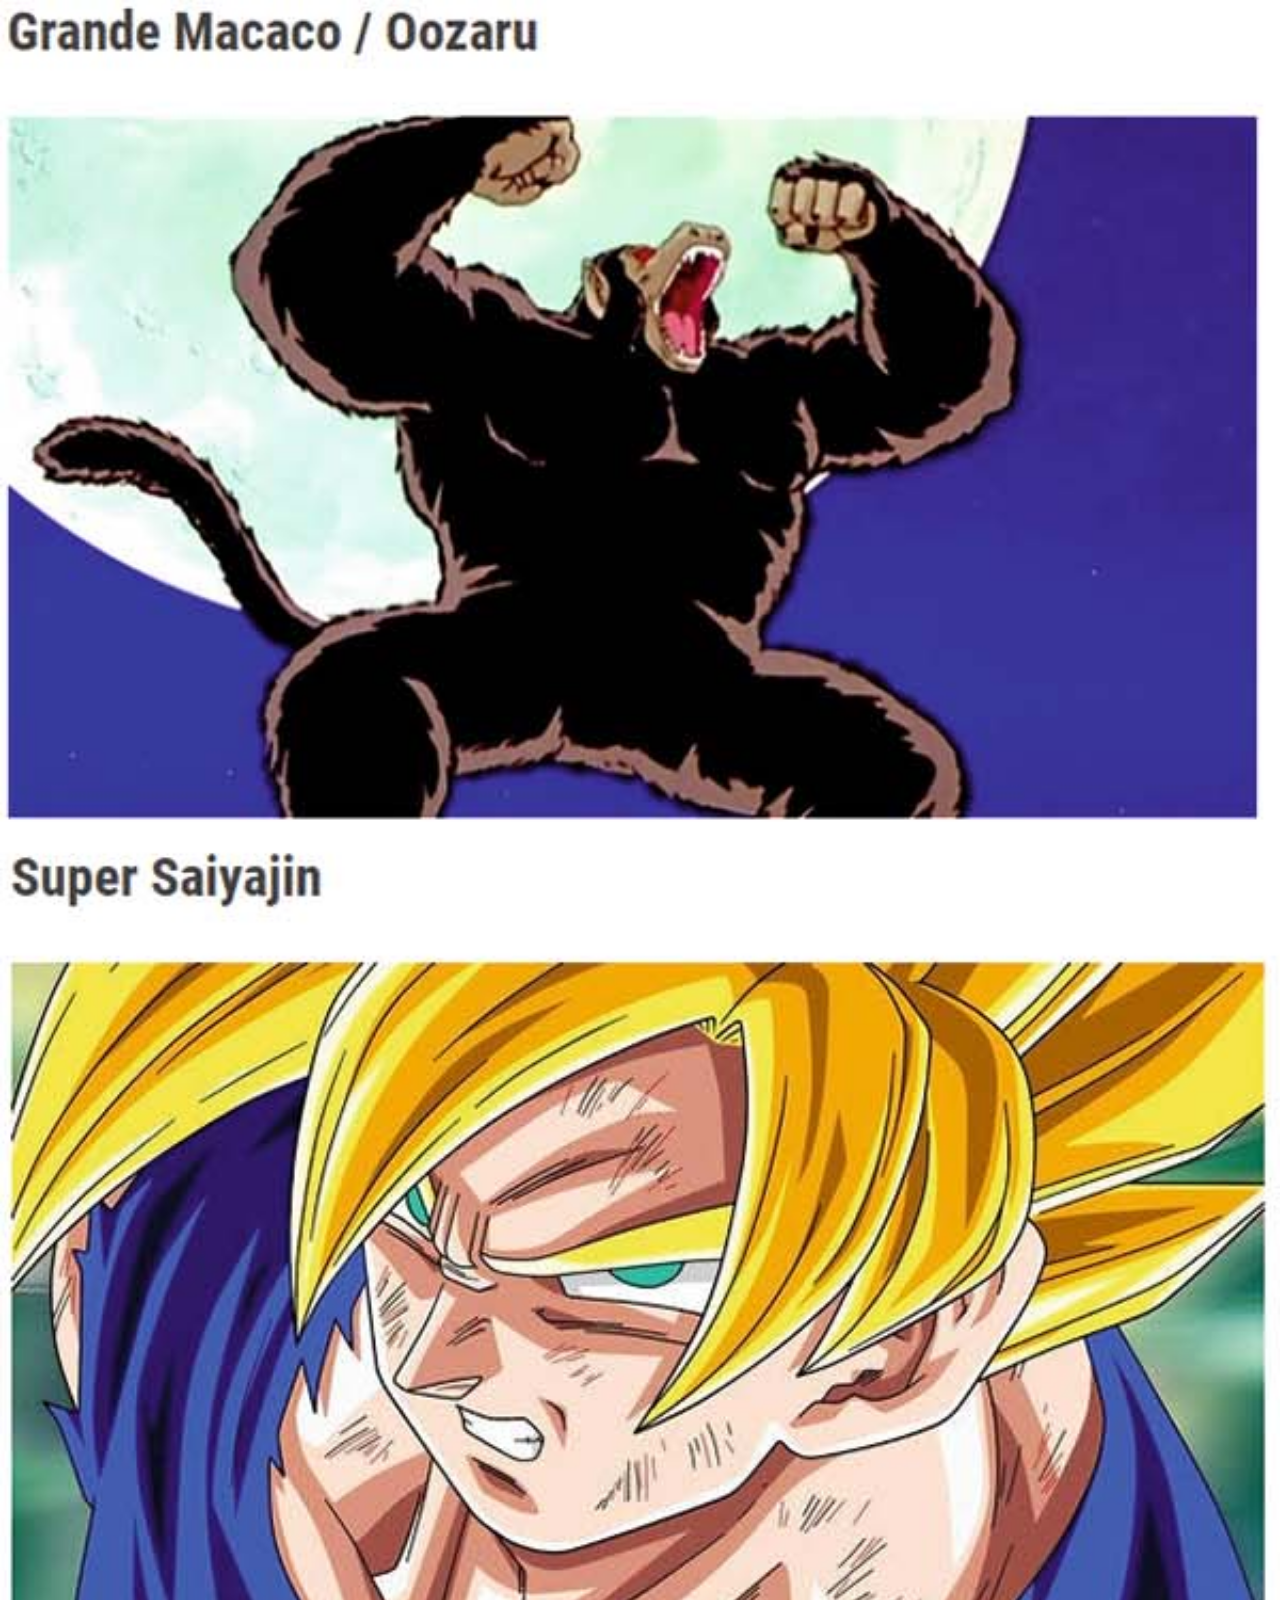
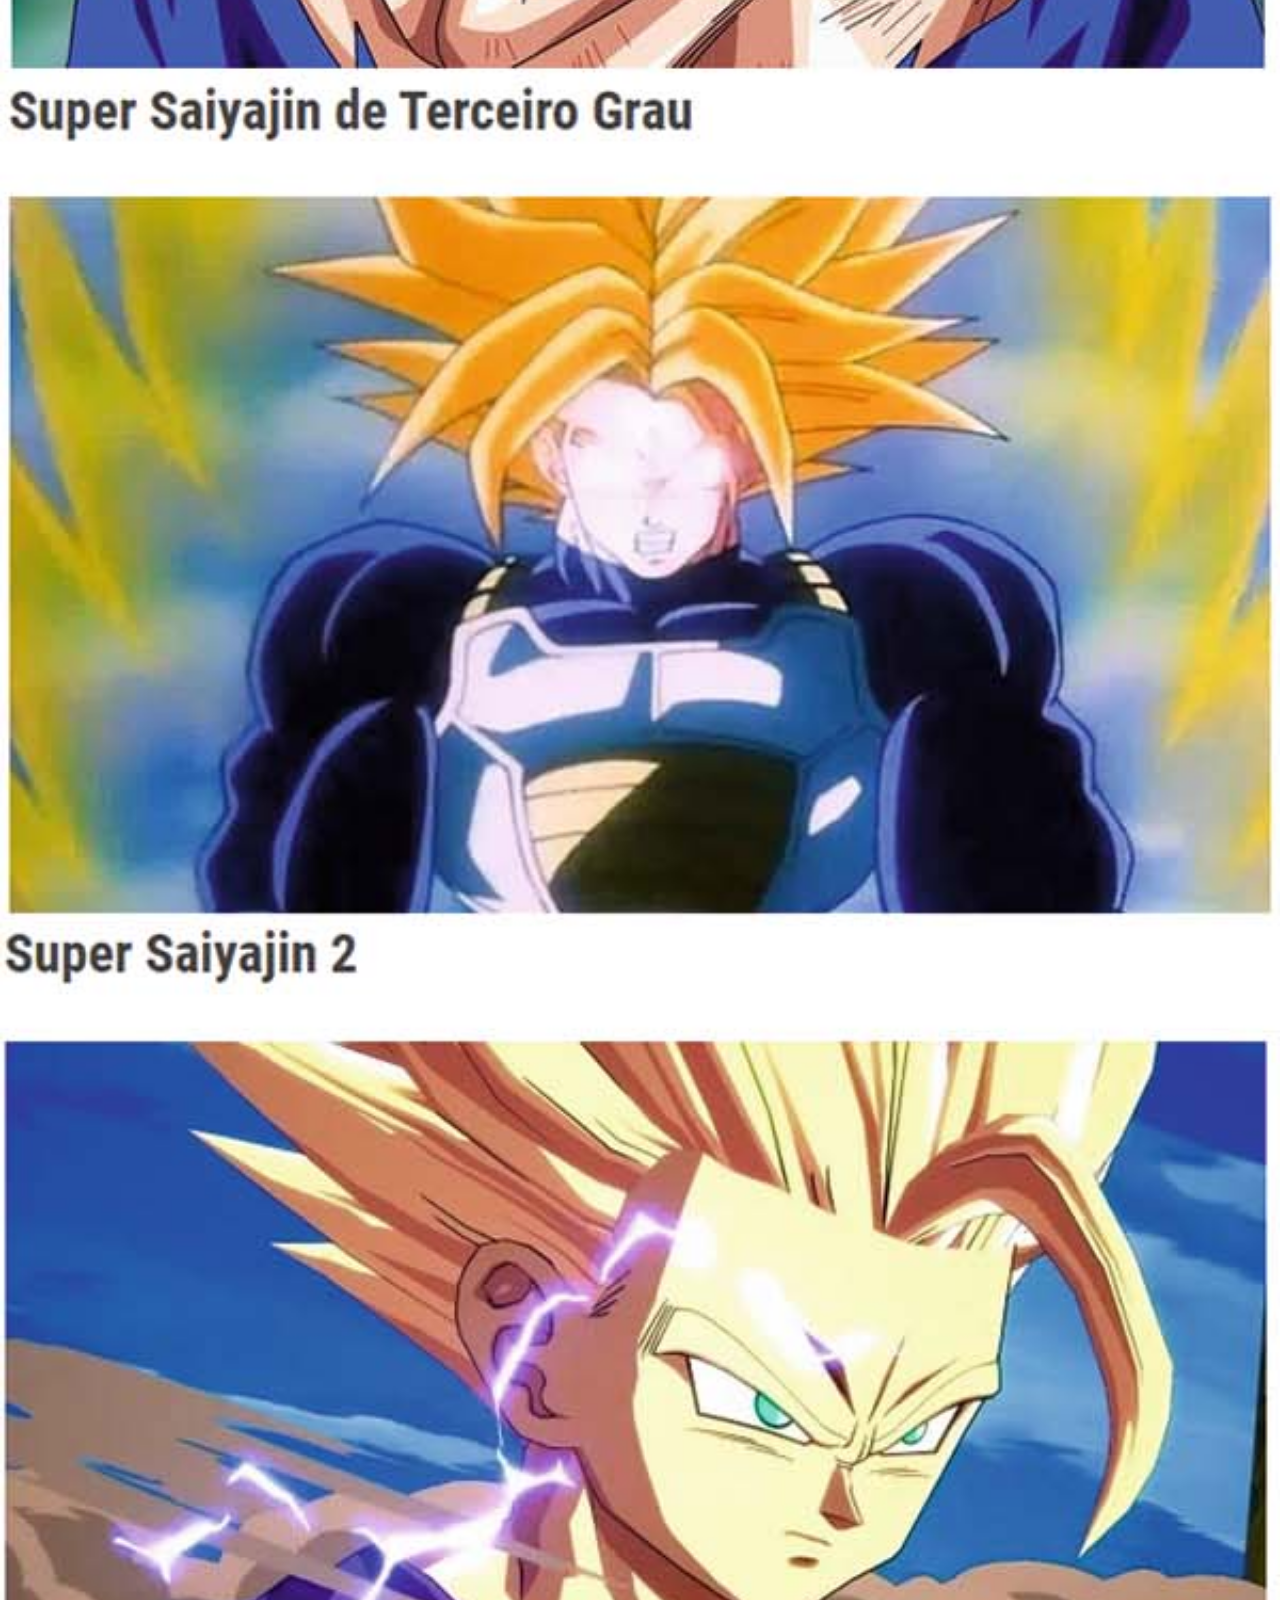
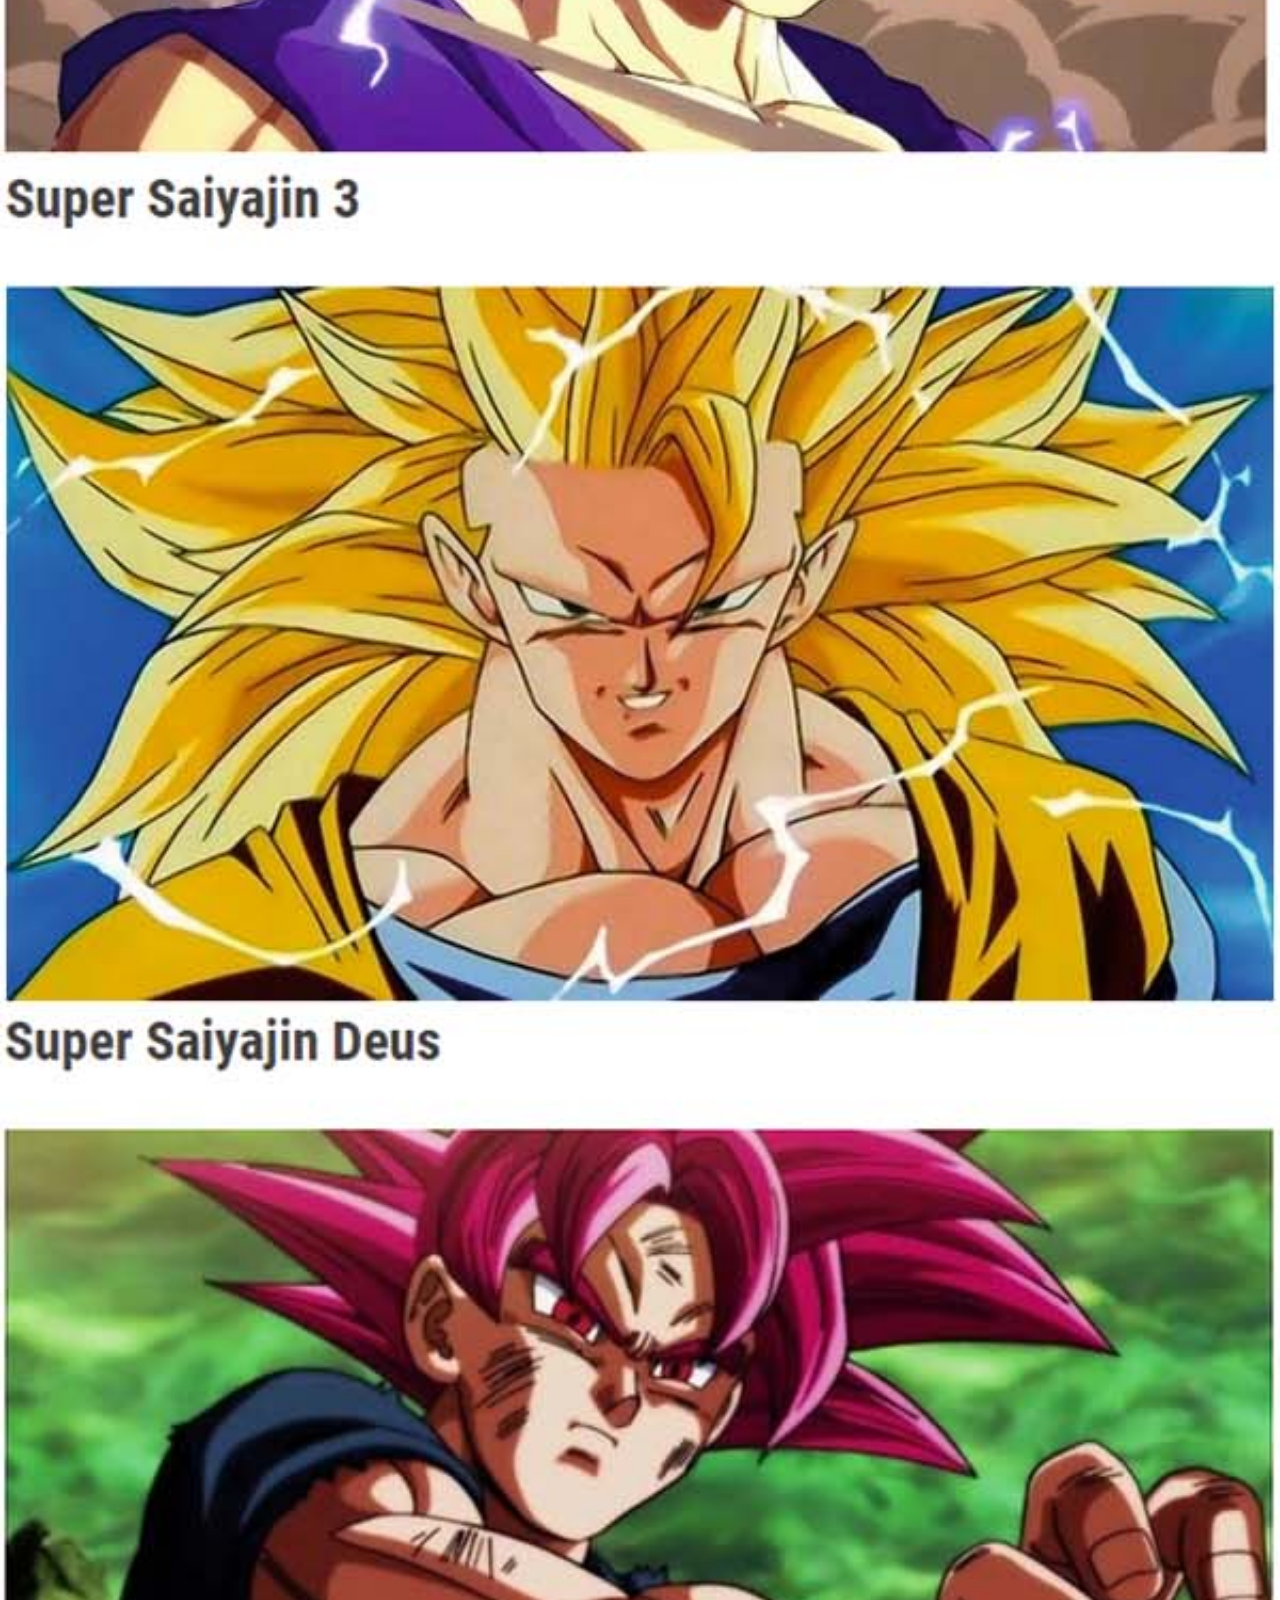
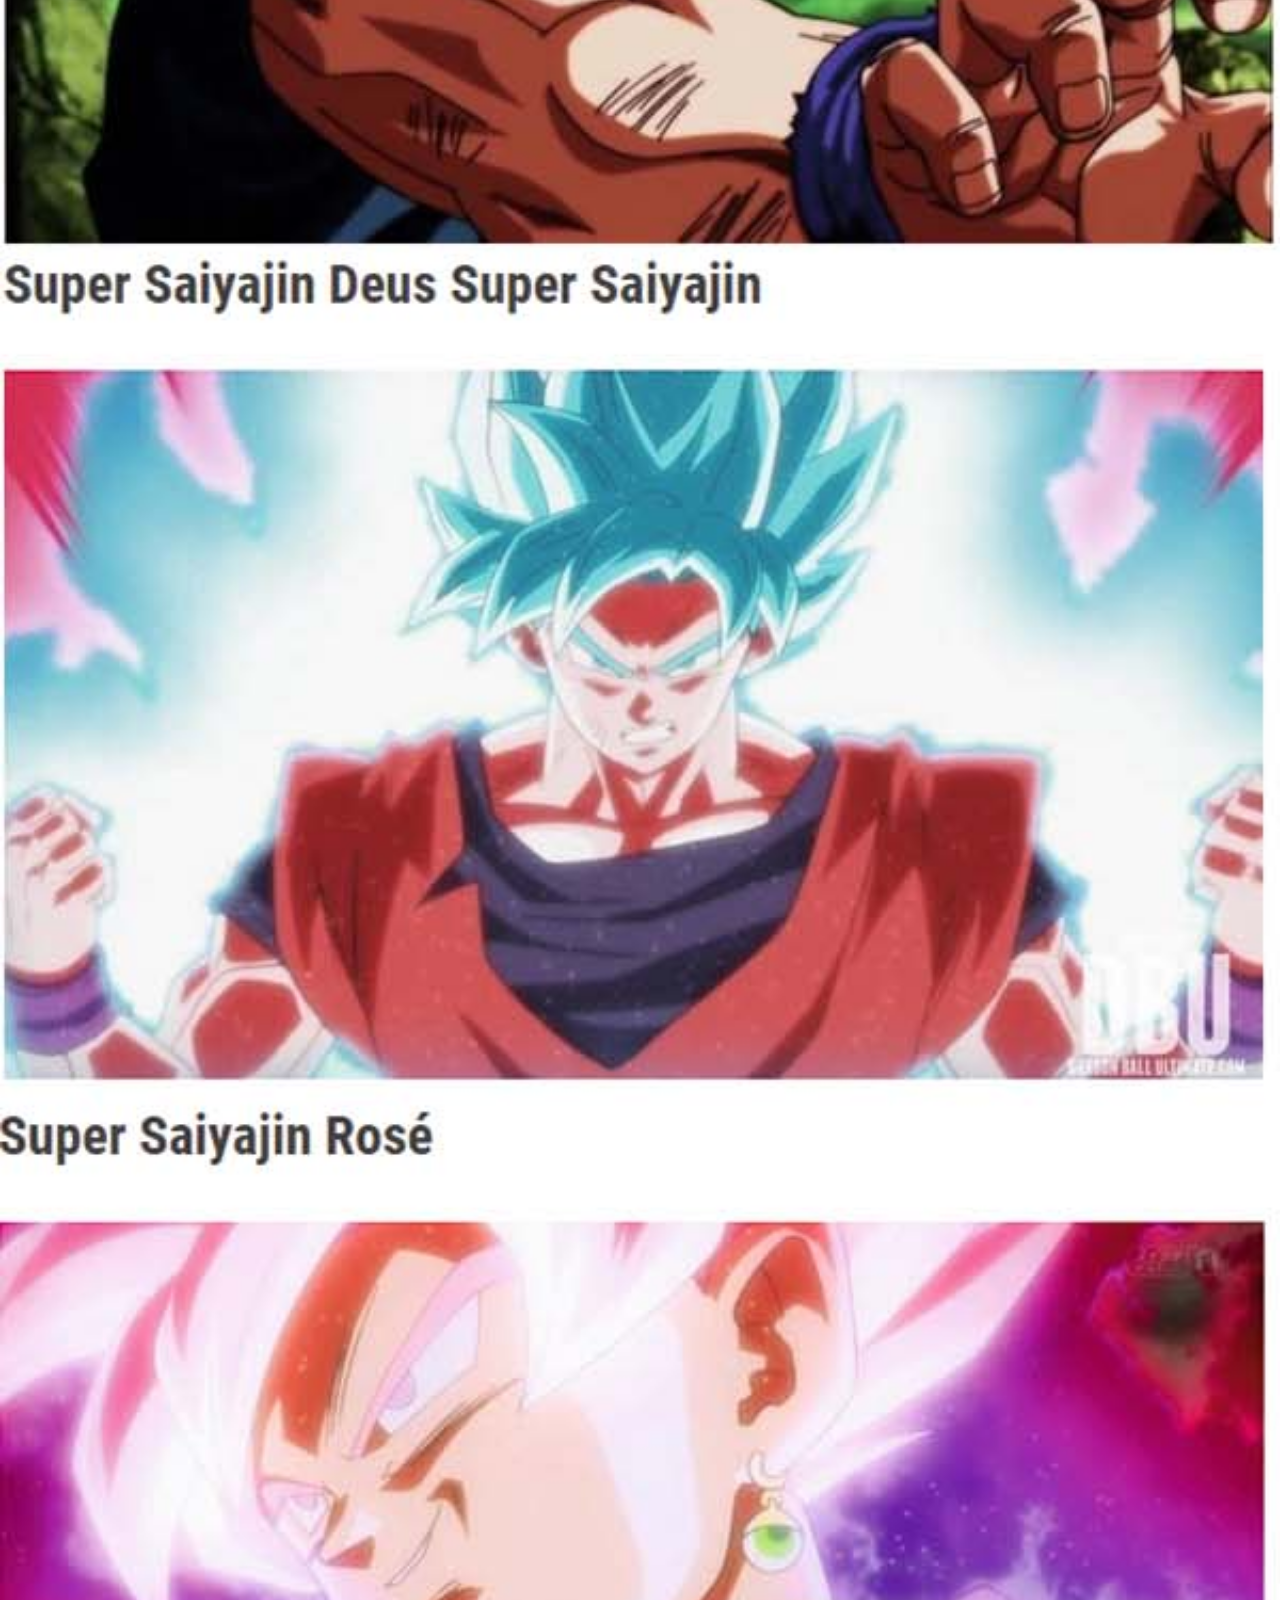
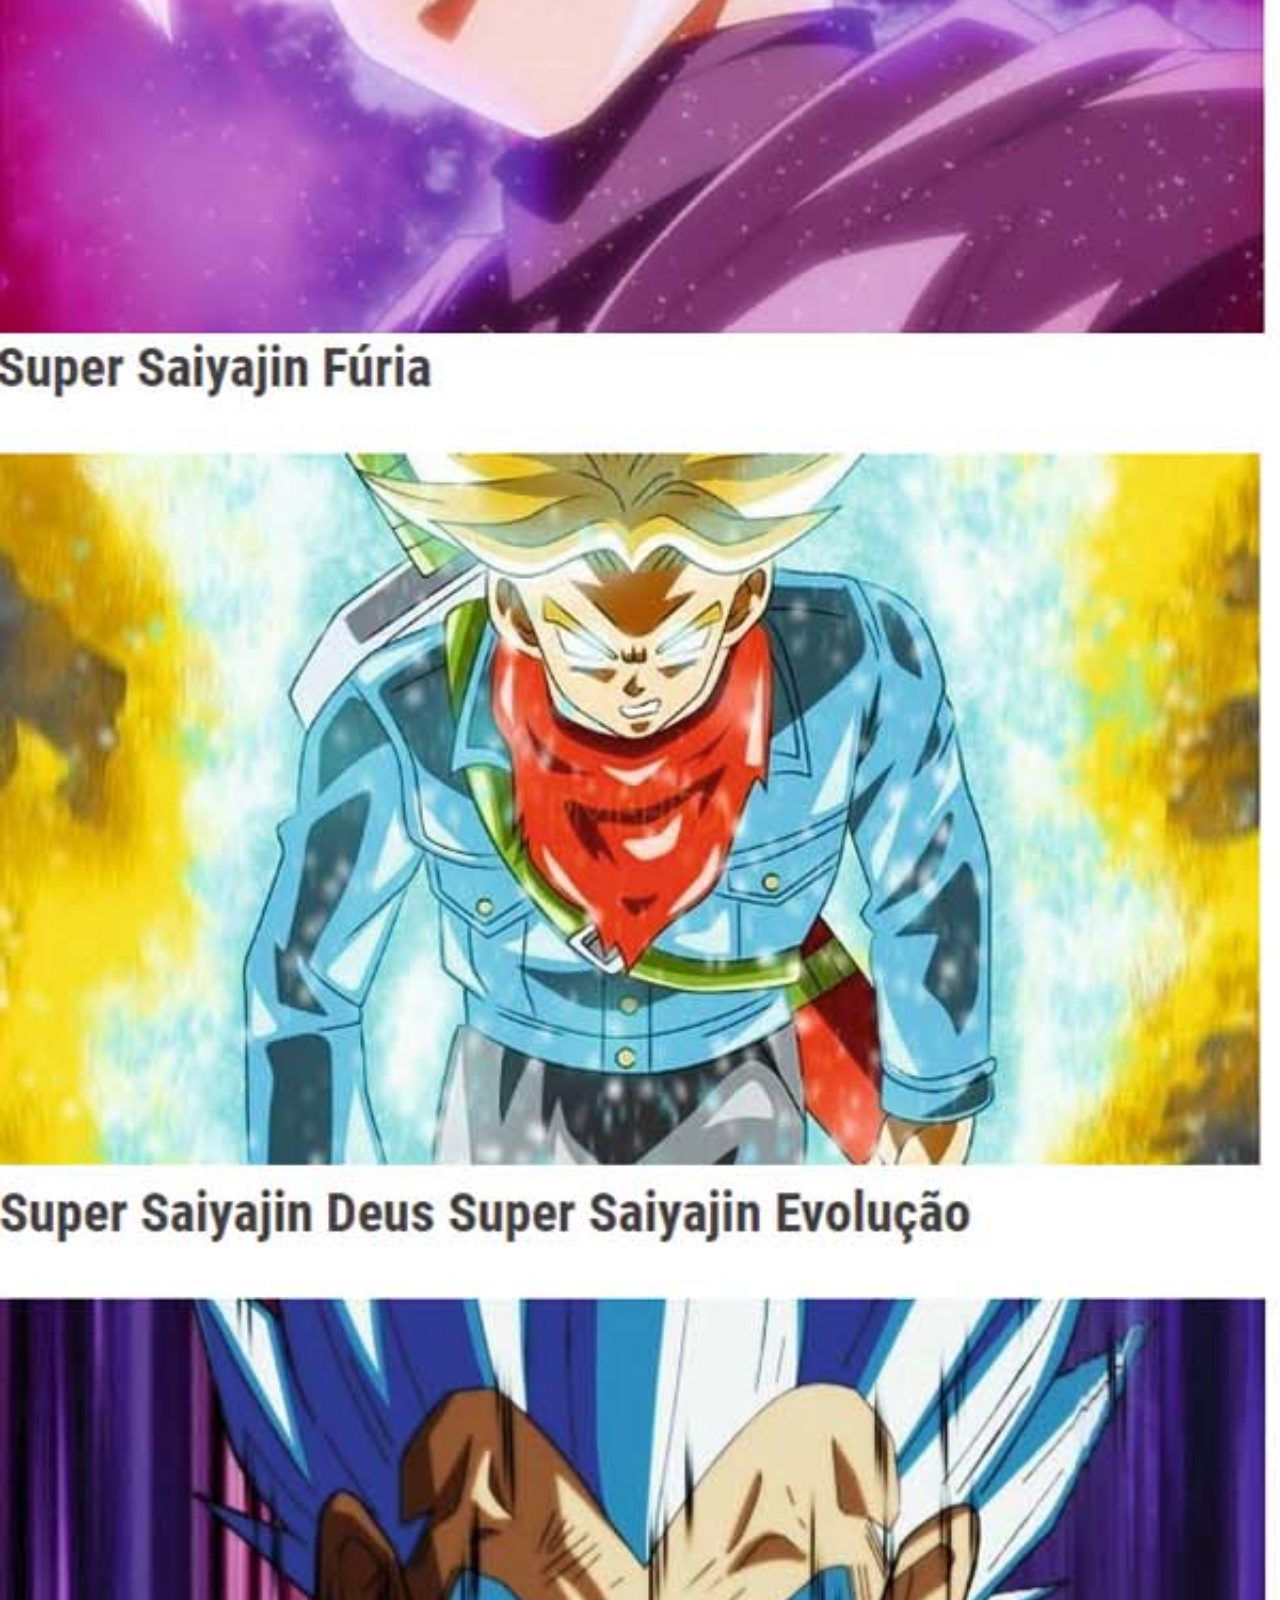
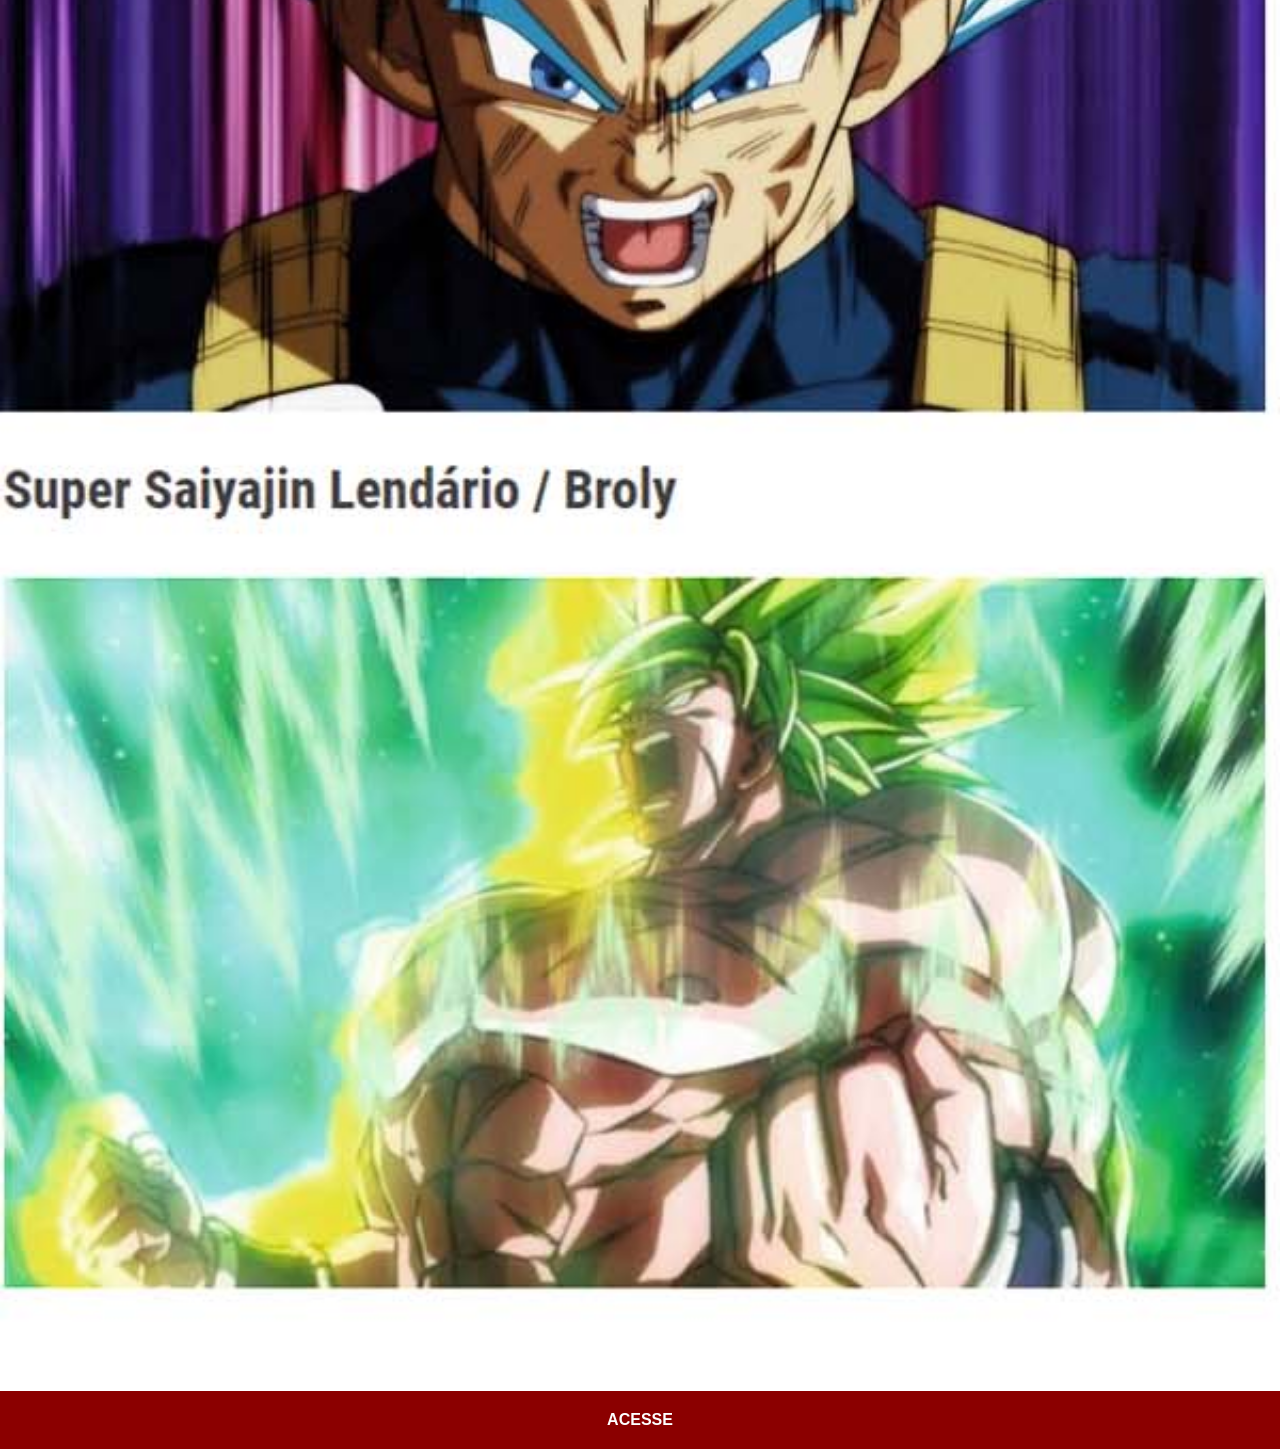
<file: ProjetoAnime/dragonball.html>
<!DOCTYPE html>
<html lang="en">
<head>
    <meta charset="UTF-8">
    <meta name="viewport" content="width=device-width, initial-scale=1.0">
    <title>Twitter</title>
   <link rel="stylesheet" href="estilo.social.css">
</head>
<body>
   <img src="imagens/goku_tela.jpg" alt="DragonBall" srcset=""> 
   <a href="#" target="_blank">ACESSE</a>
</body>
</html>
</file>
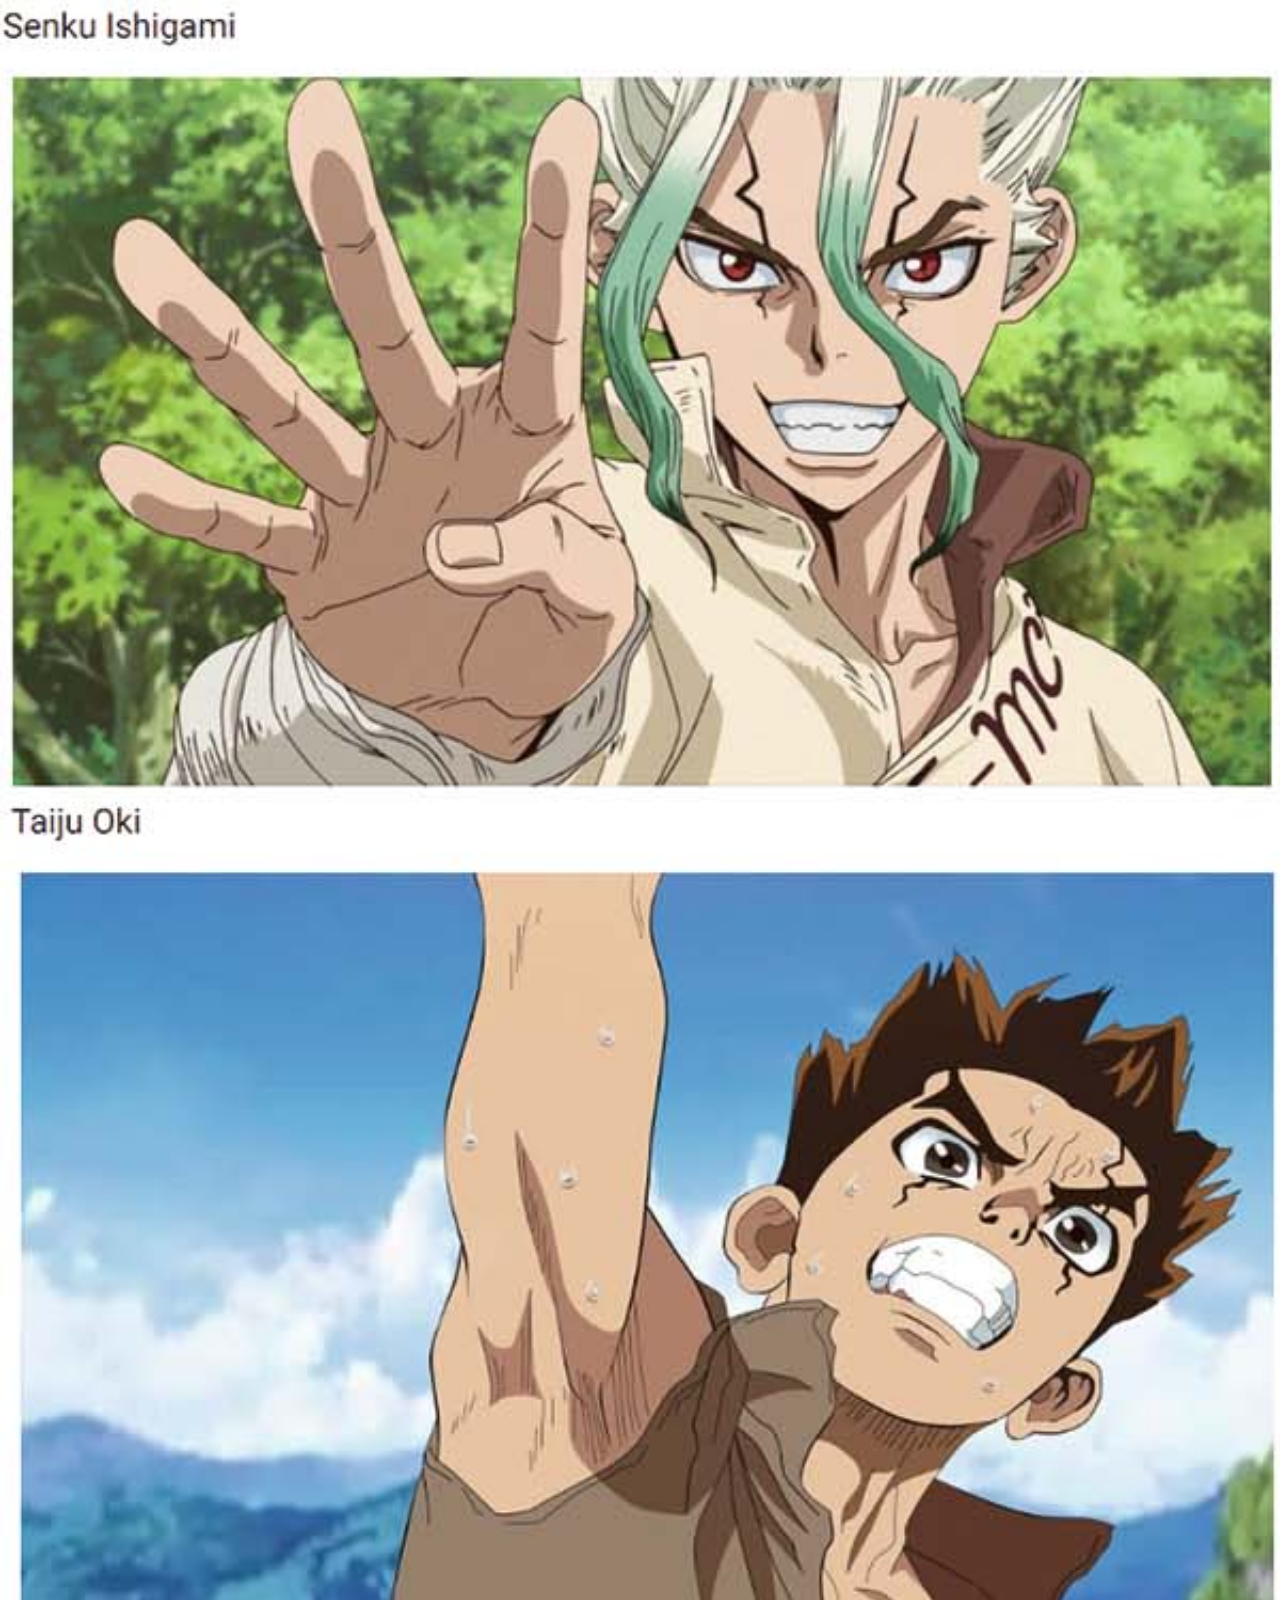
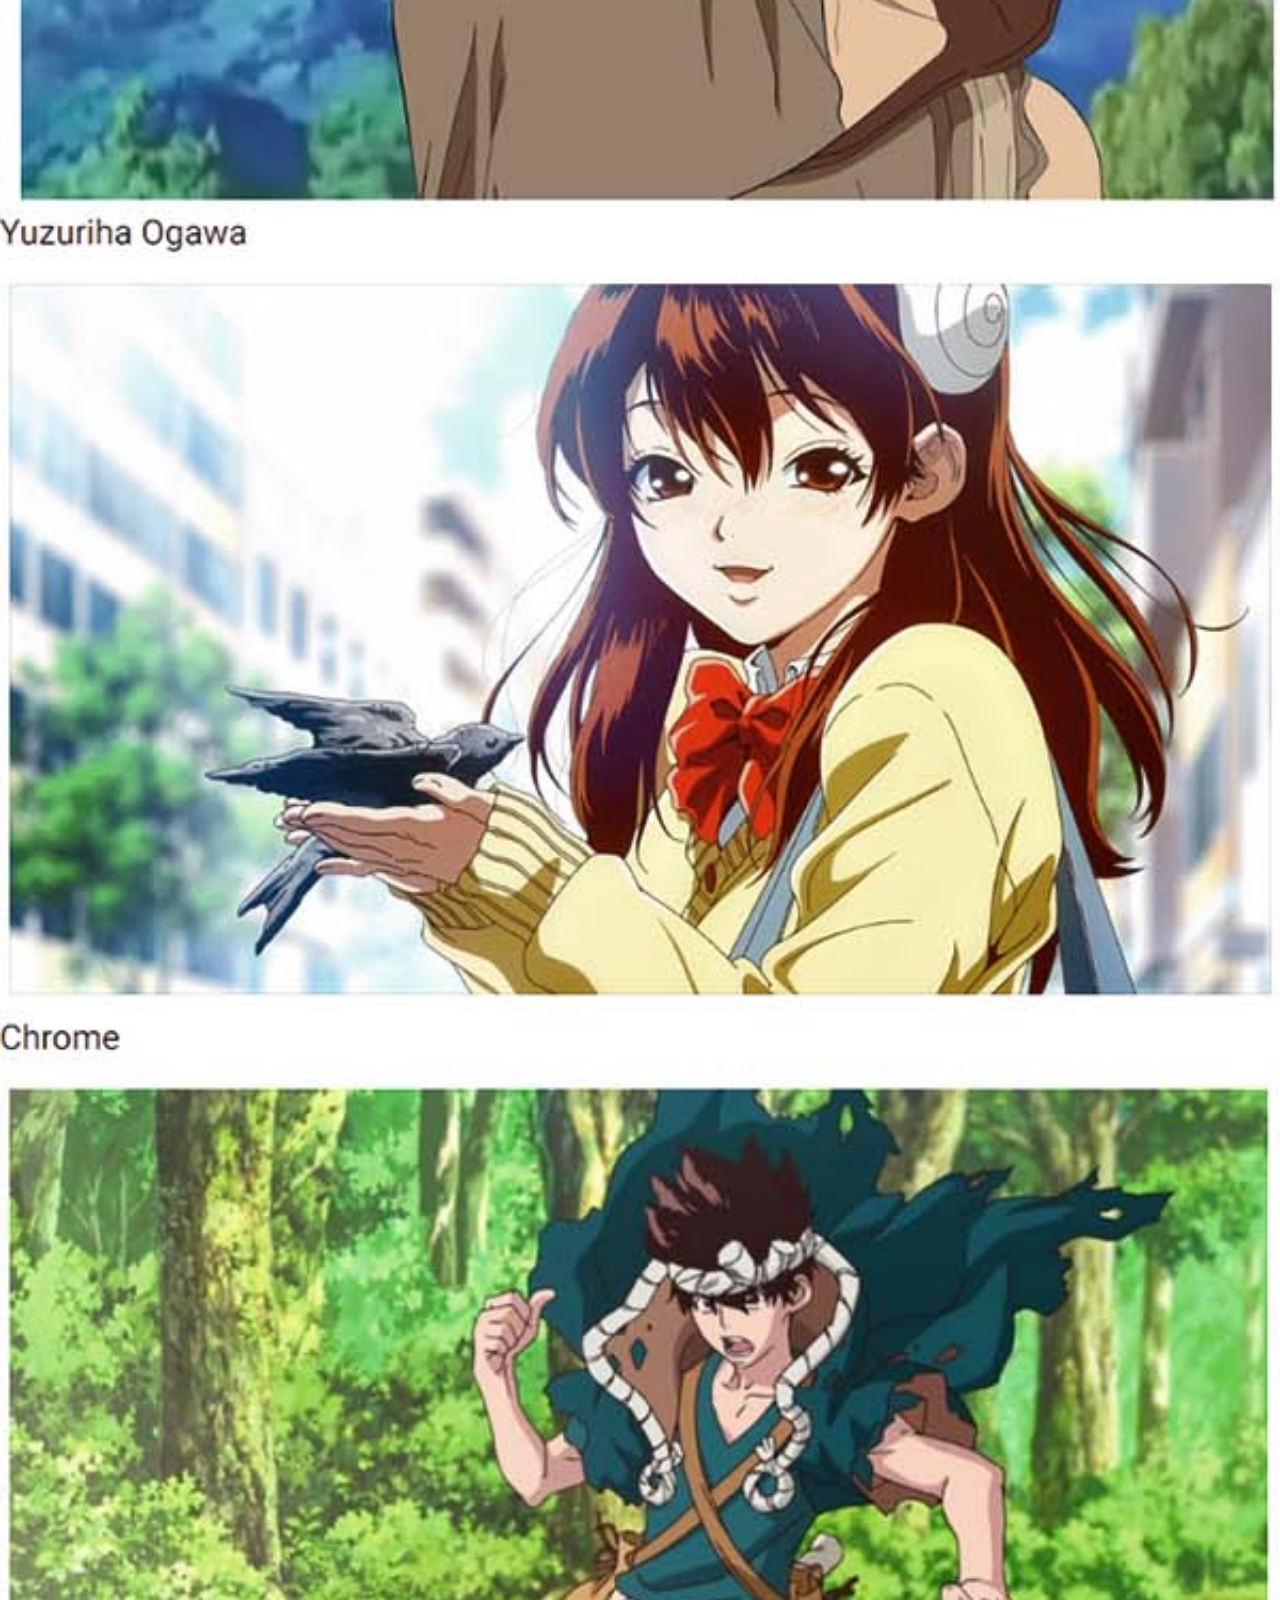
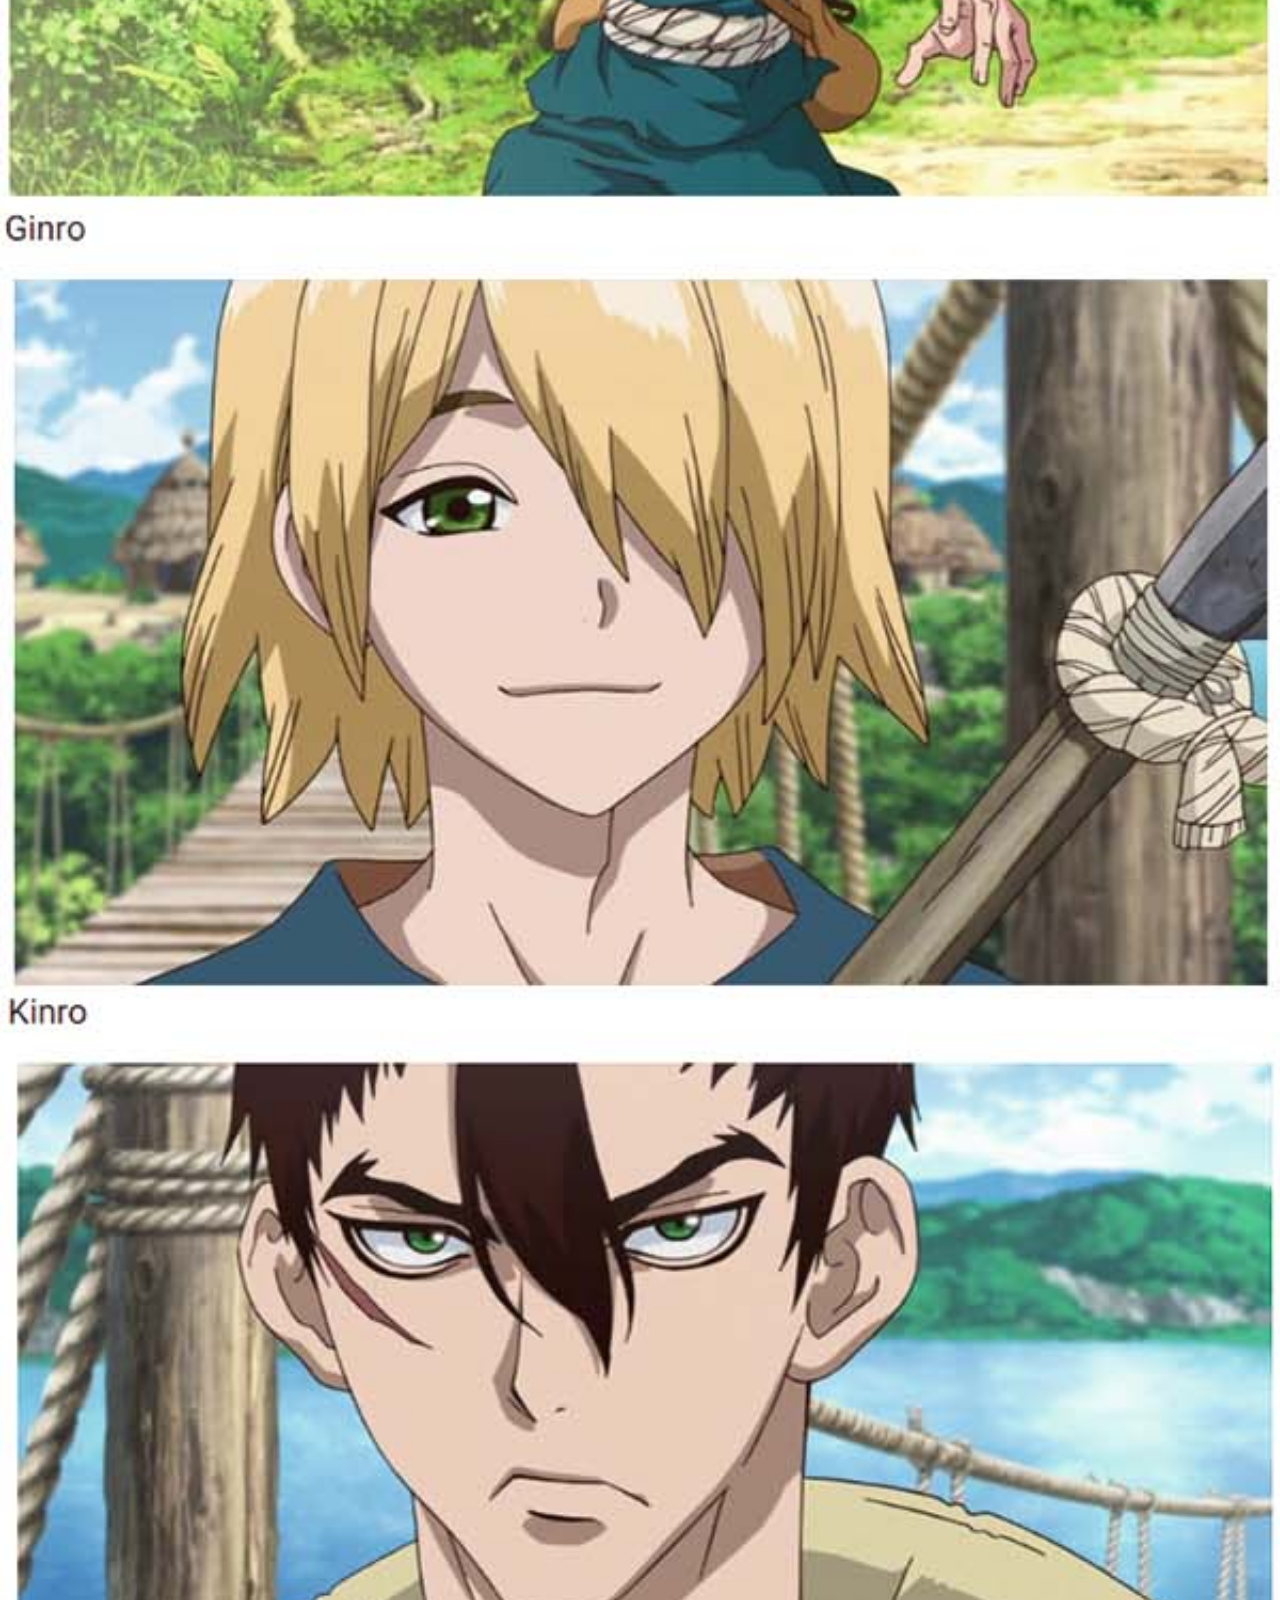
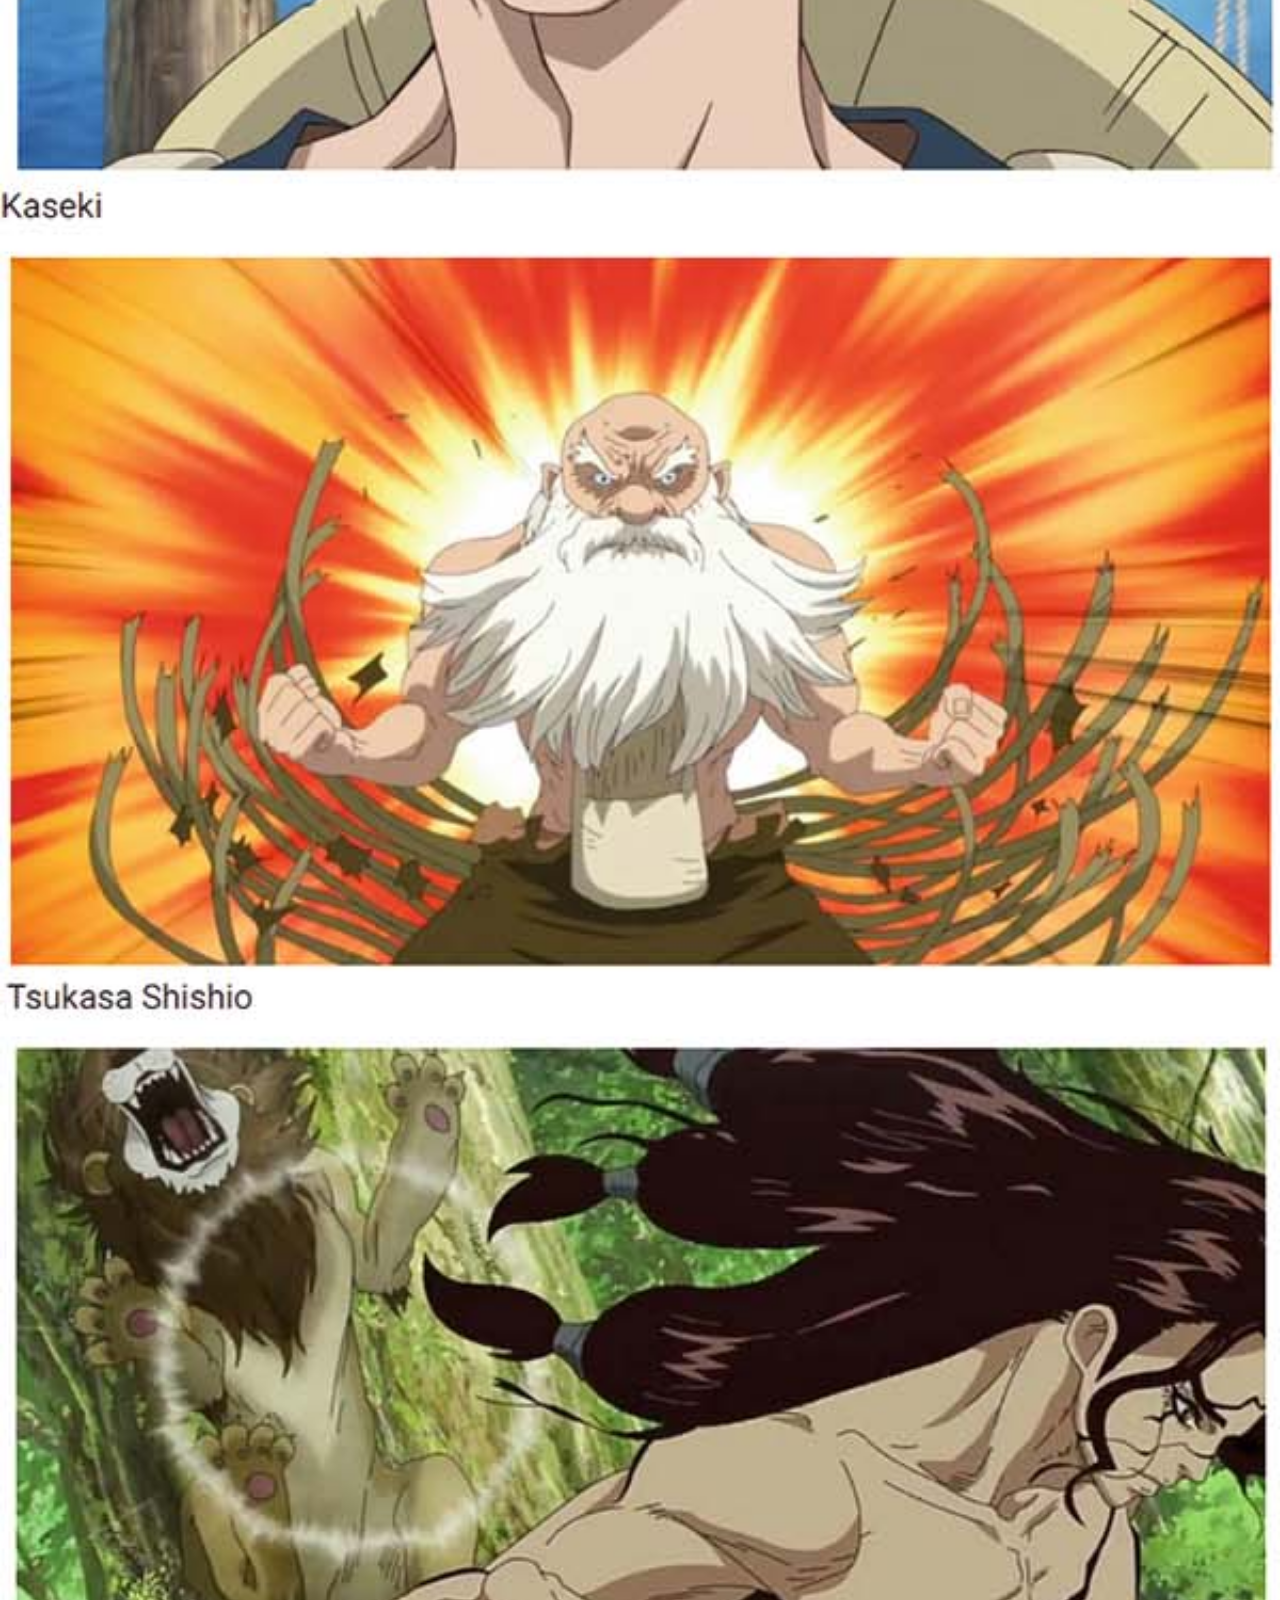
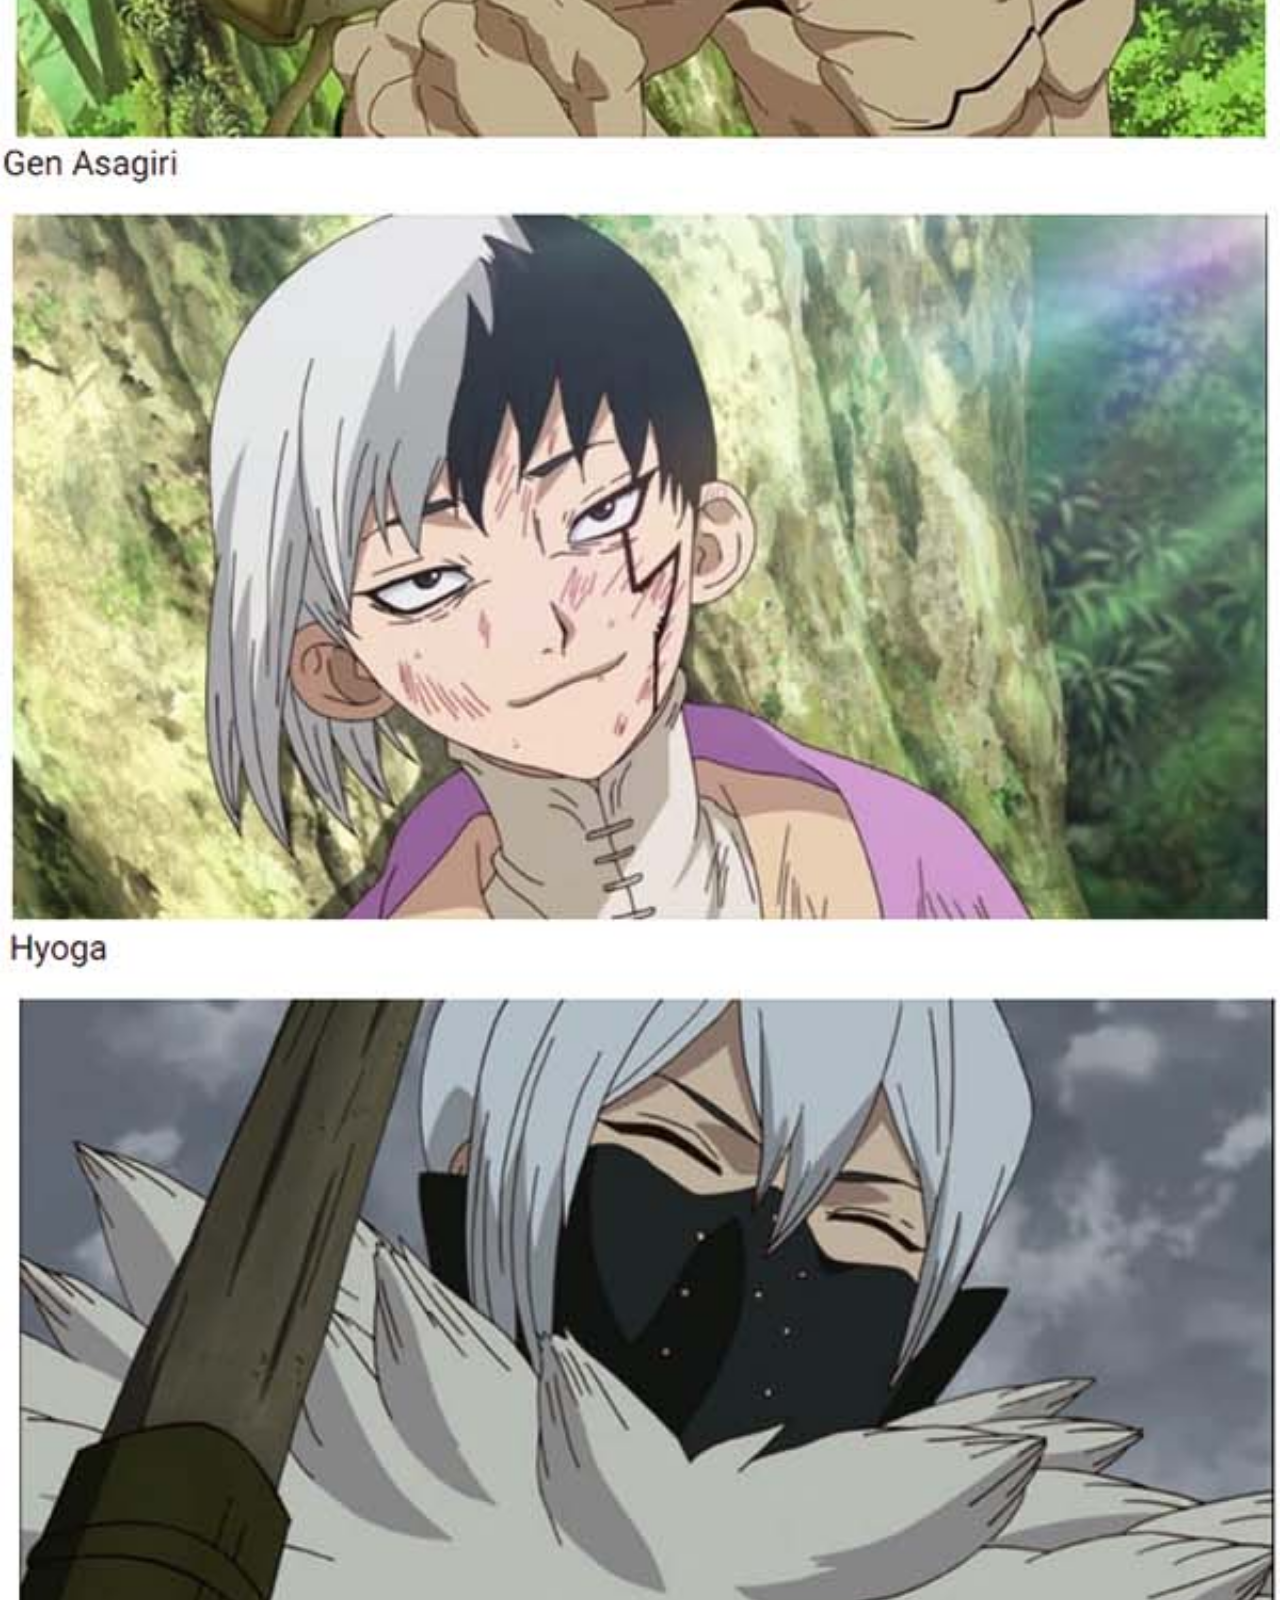
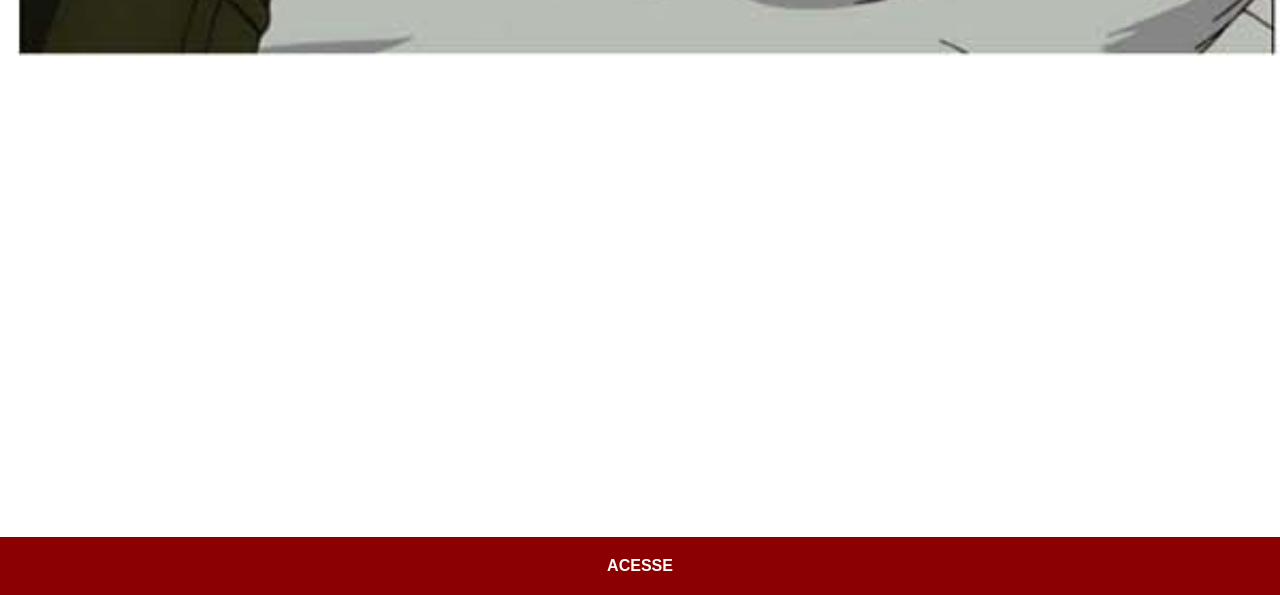
<file: ProjetoAnime/drstone.html>
<!DOCTYPE html>
<html lang="en">
<head>
    <meta charset="UTF-8">
    <meta name="viewport" content="width=device-width, initial-scale=1.0">
    <title>Instagram</title>
   <link rel="stylesheet" href="estilo.social.css">
</head>
<body>
   <img src="imagens/drstone_tela.jpg" alt="DrStone" srcset=""> 
   <a href="#" target="_blank">ACESSE</a>
</body>
</html>
</file>
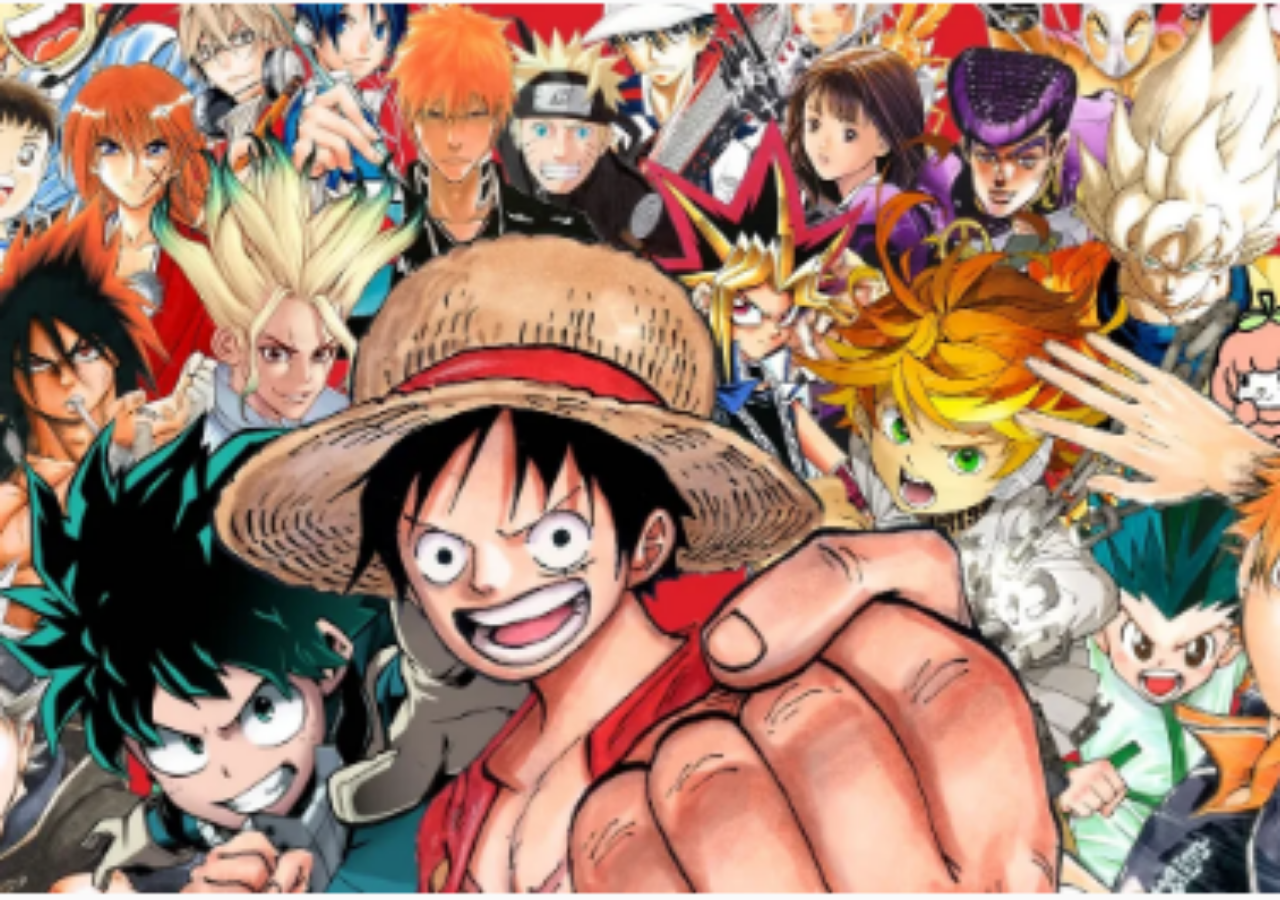
<file: ProjetoAnime/home.html>
<!DOCTYPE html>
<html lang="pt-br">
<head>
    <meta charset="UTF-8">
    <meta name="viewport" content="width=device-width, initial-scale=1.0">
    <title>Home</title>
</head>
<style>
    *{
        margin: 0px;
        padding: 0px;
    }
     
     body{
        width: 100vw;
        height: 100vh;
        background: black url("imagens/telahome.png") no-repeat top center;
        /* faz a imagem cobrir toda tela ou sej amostra todo conteudo */
        background-size: cover;
     }
</style>
<body>
    
</body>
</html>
</file>
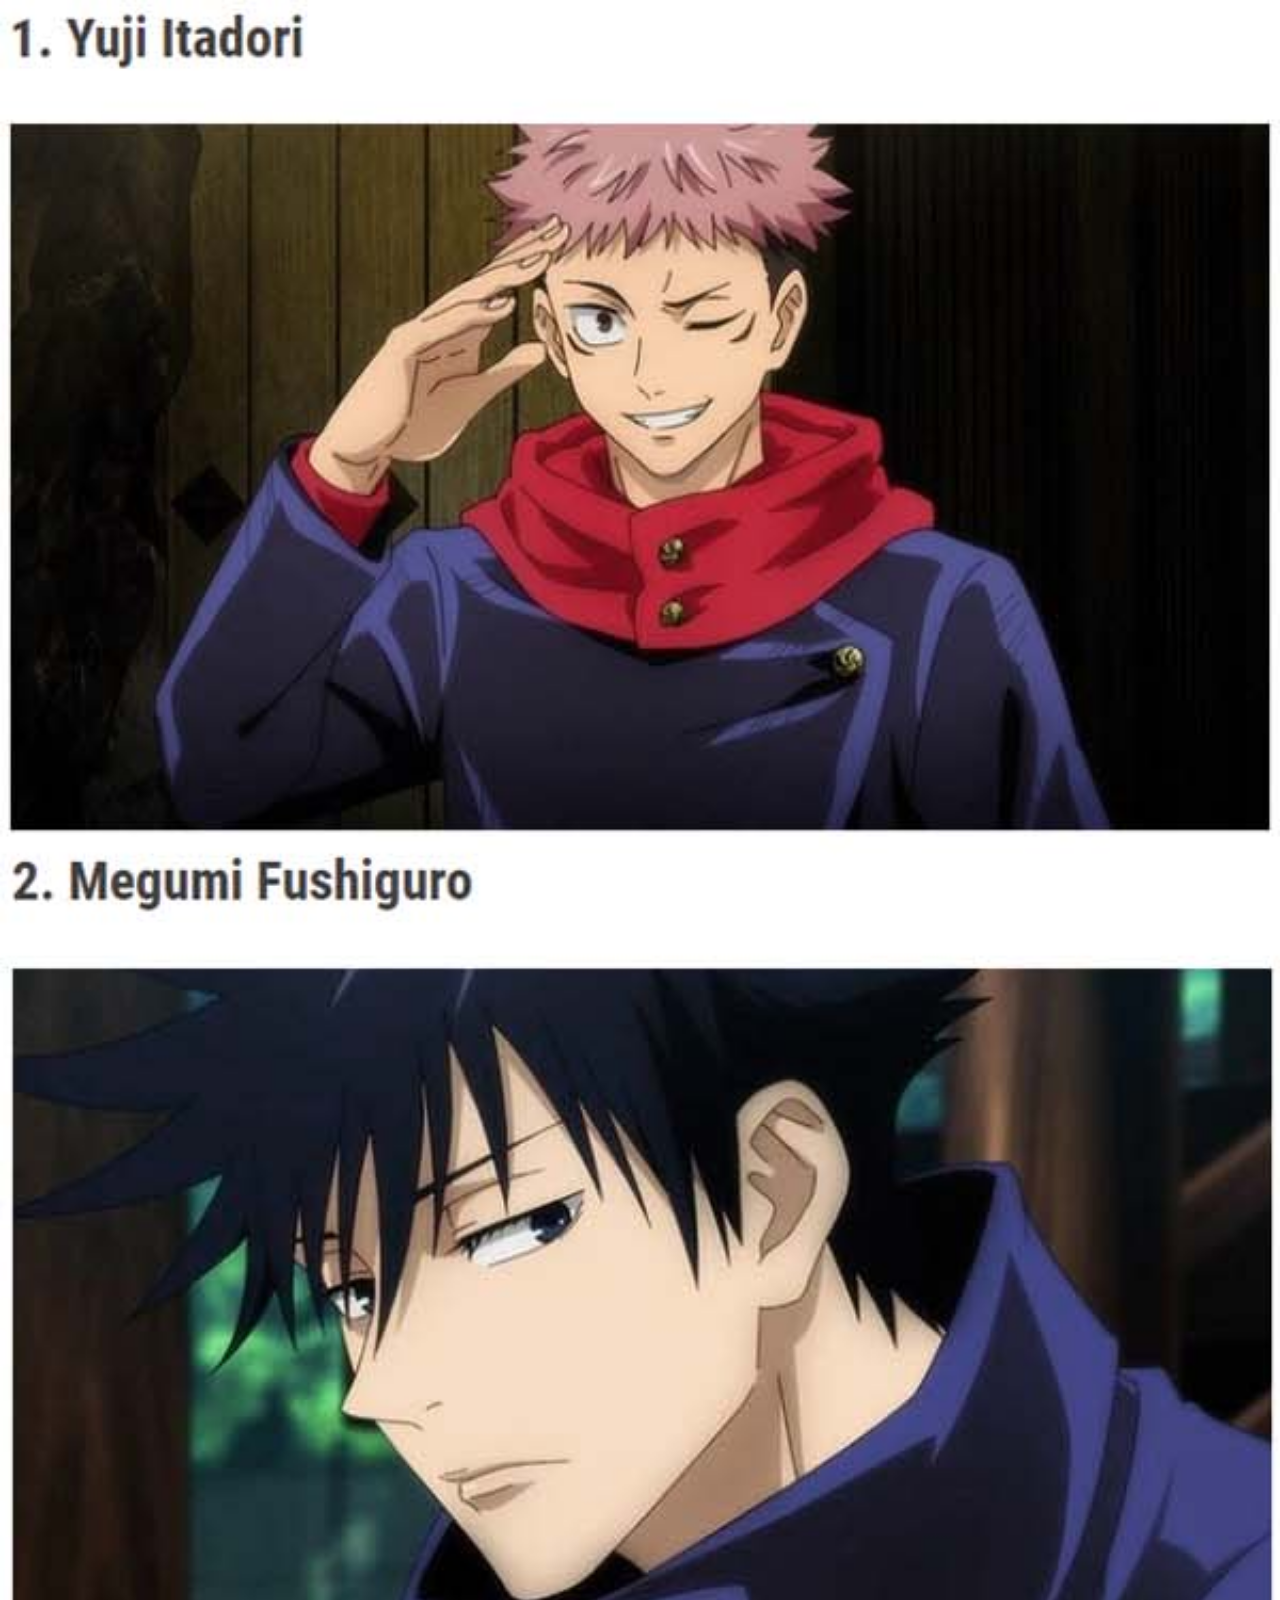
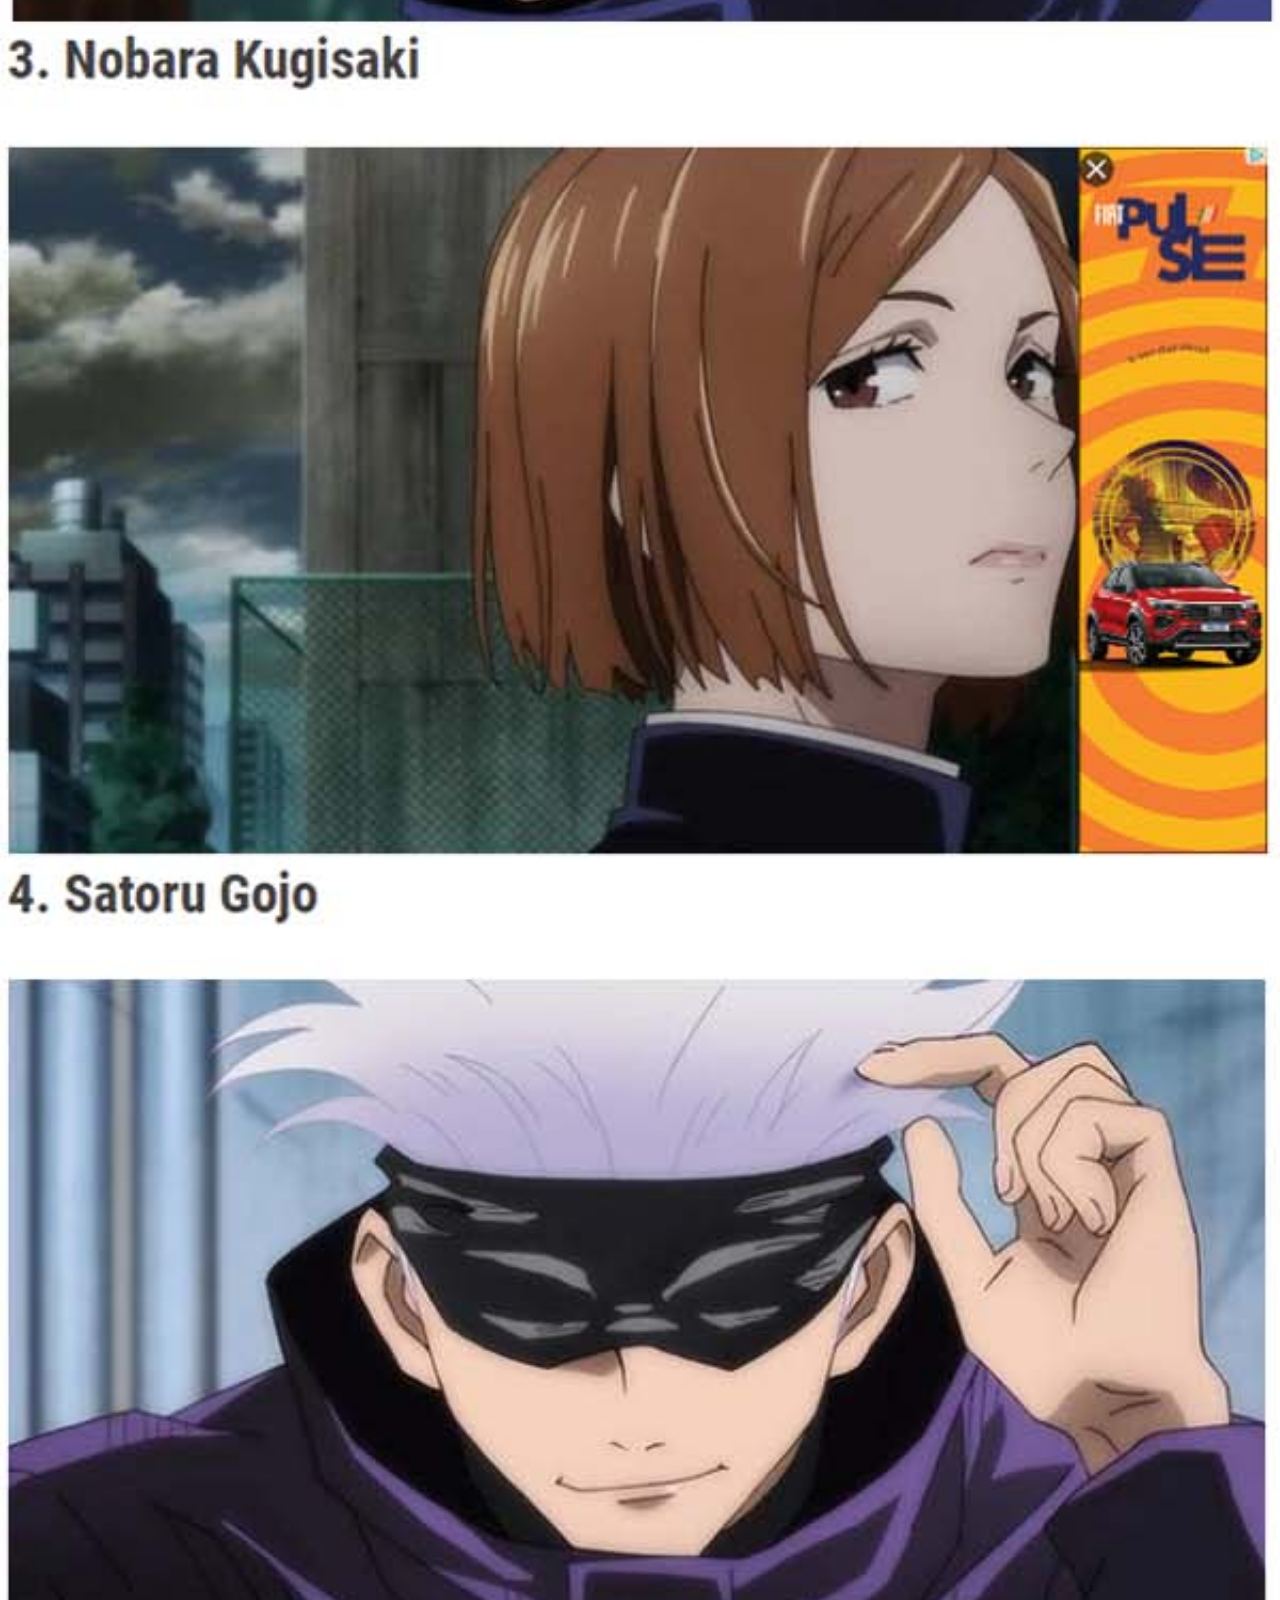
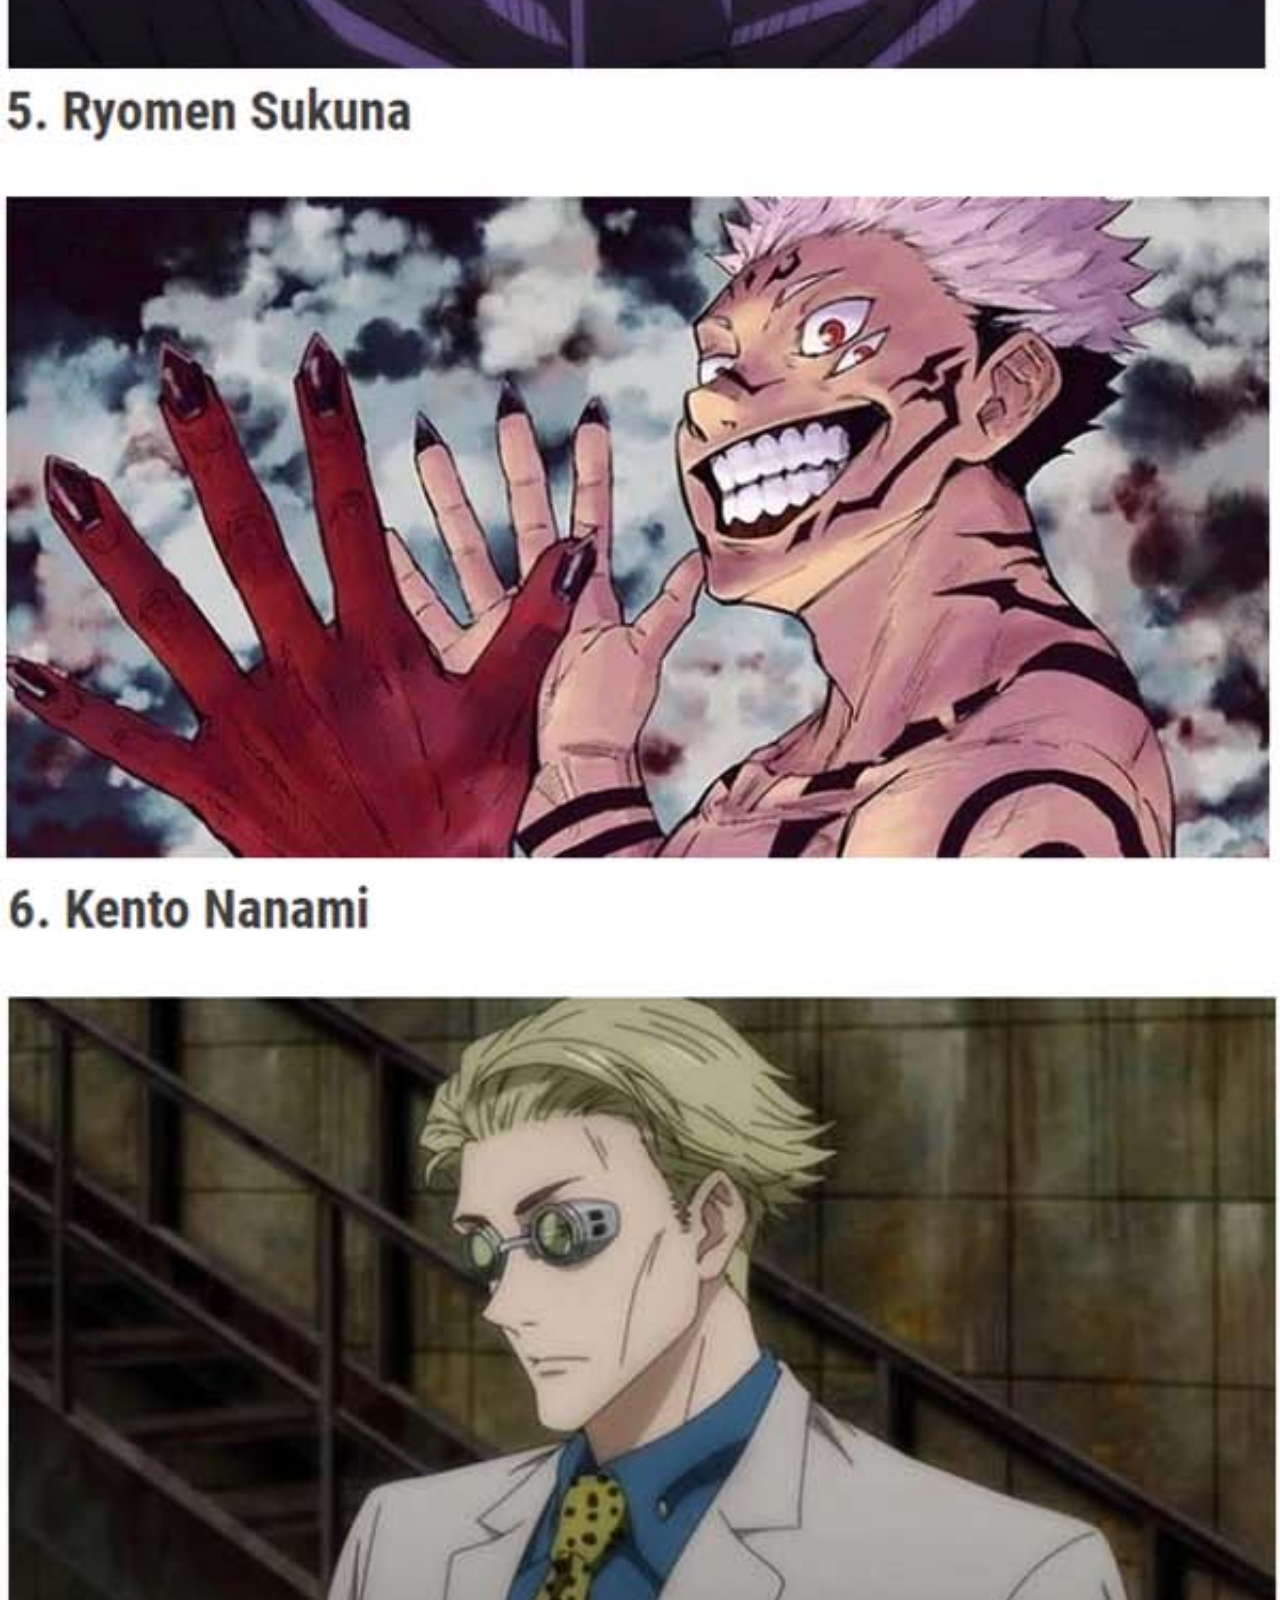
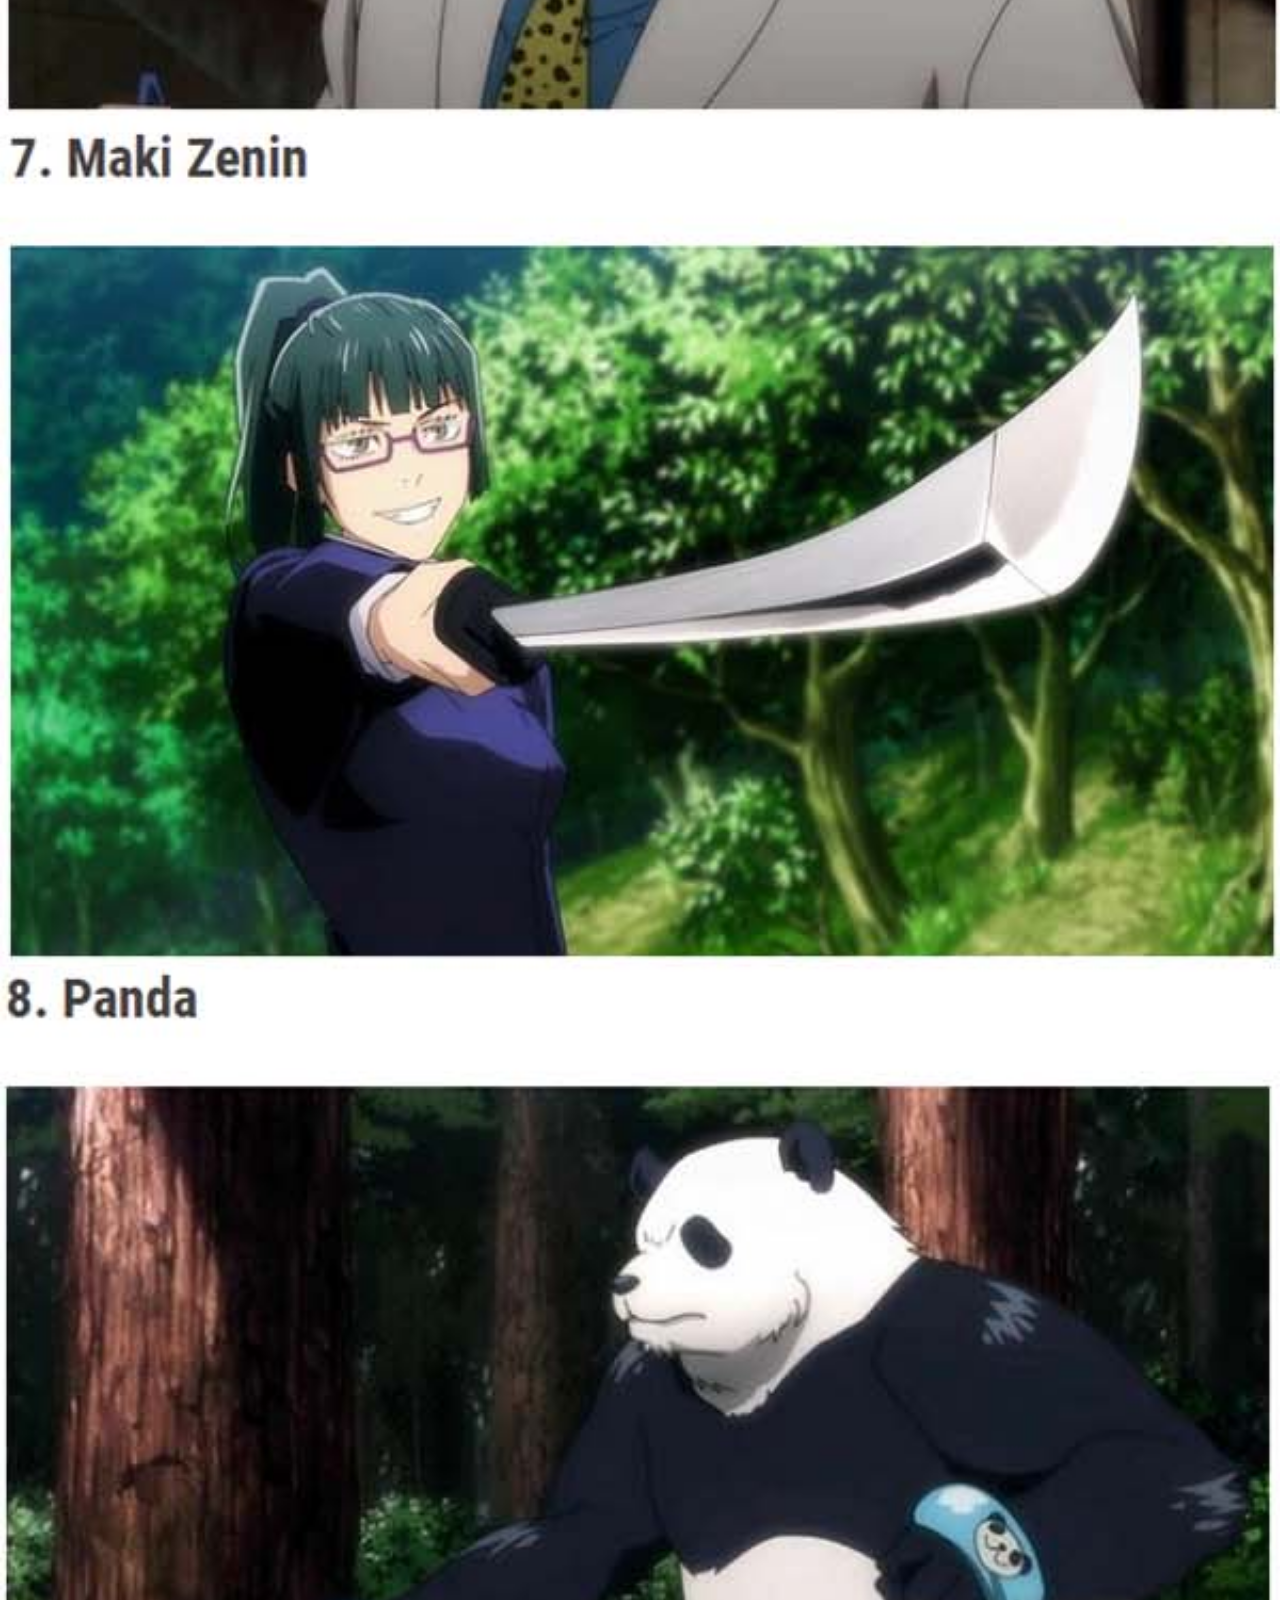
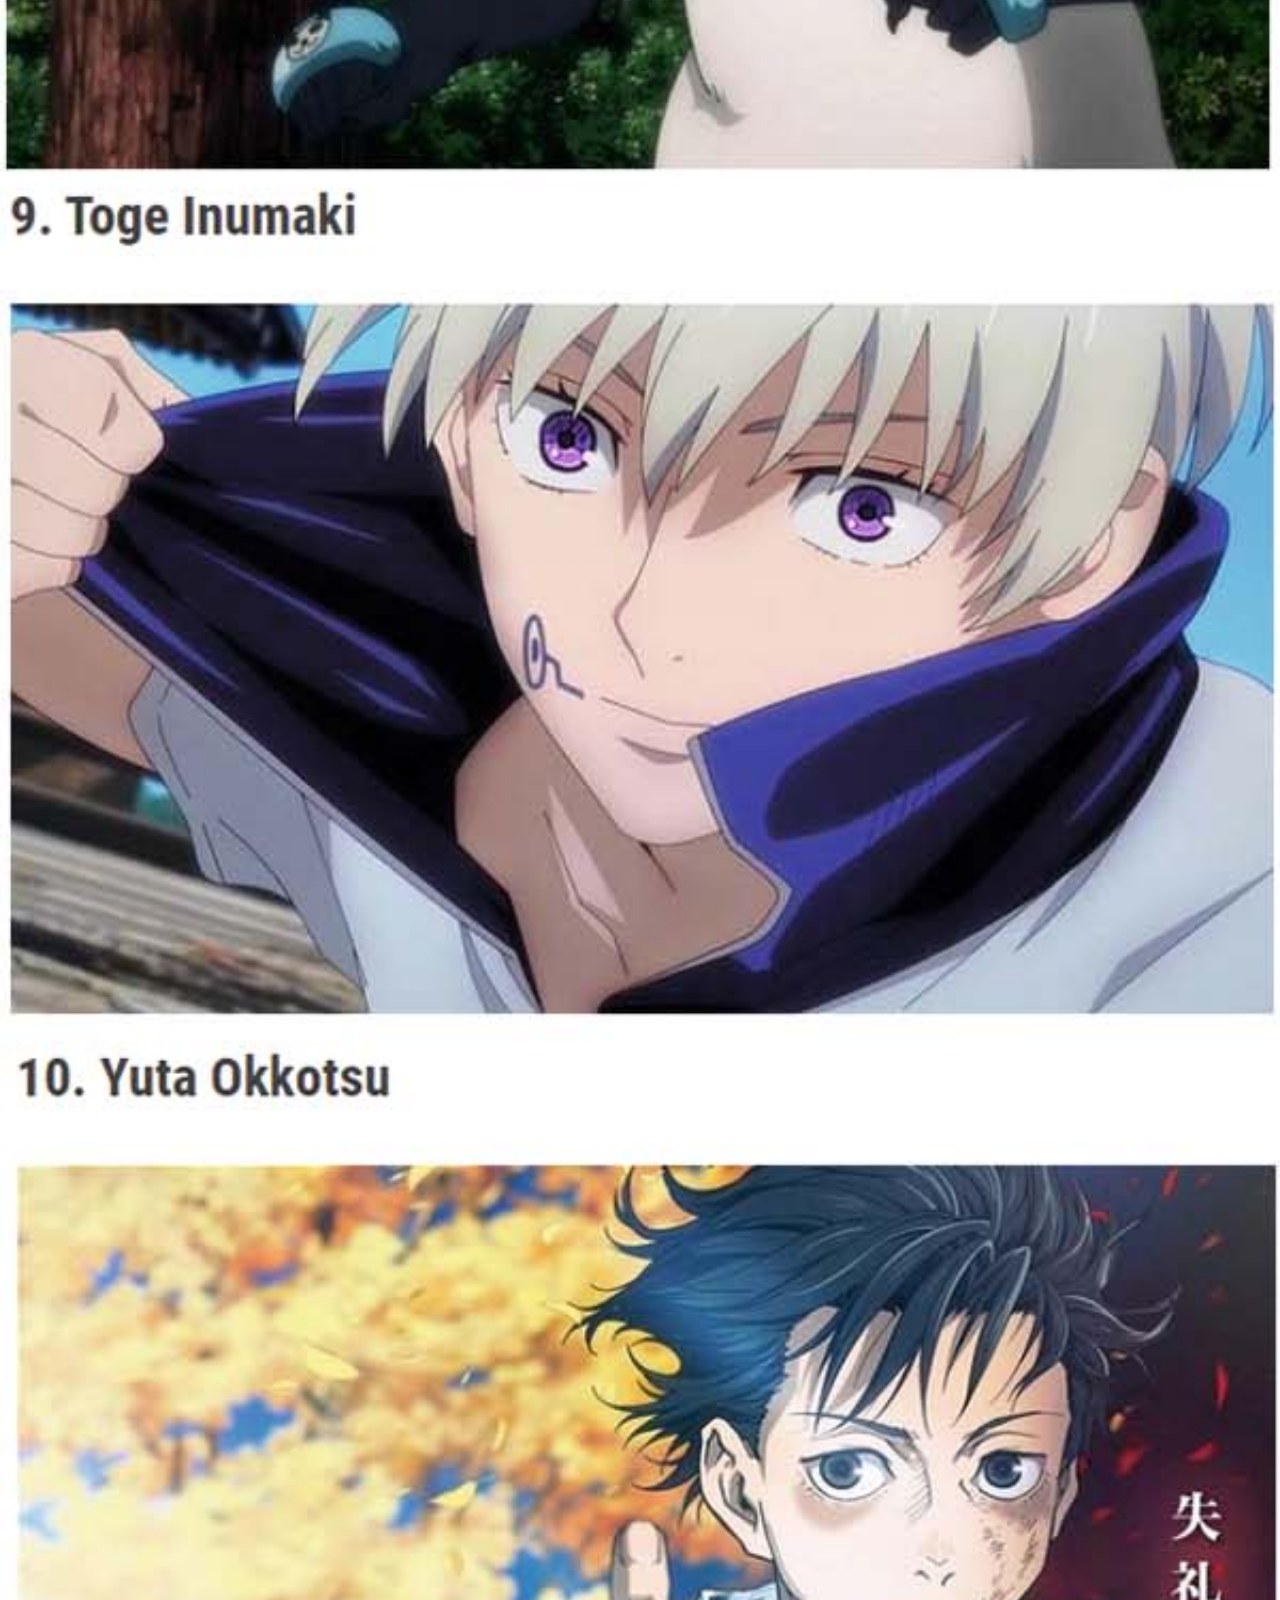
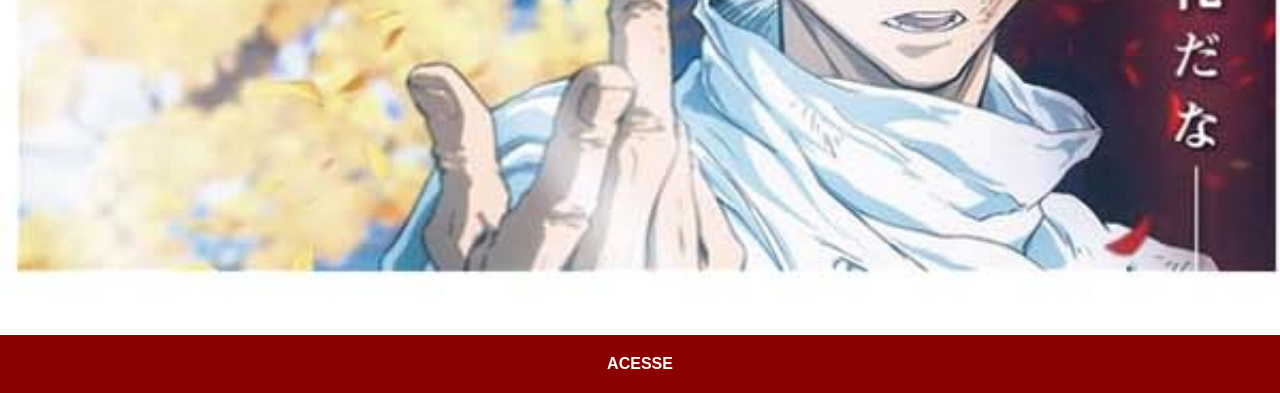
<file: ProjetoAnime/jujutsukaisen.html>
<!DOCTYPE html>
<html lang="en">
<head>
    <meta charset="UTF-8">
    <meta name="viewport" content="width=device-width, initial-scale=1.0">
    <title>GitHub</title>
   <link rel="stylesheet" href="estilo.social.css">
</head>
<body>
   <img src="imagens/jujutsukaisen_tela.jpg" alt="jujutsuKaisen" srcset=""> 
   <a href="#" target="_blank">ACESSE</a>
</body>
</html>
</file>
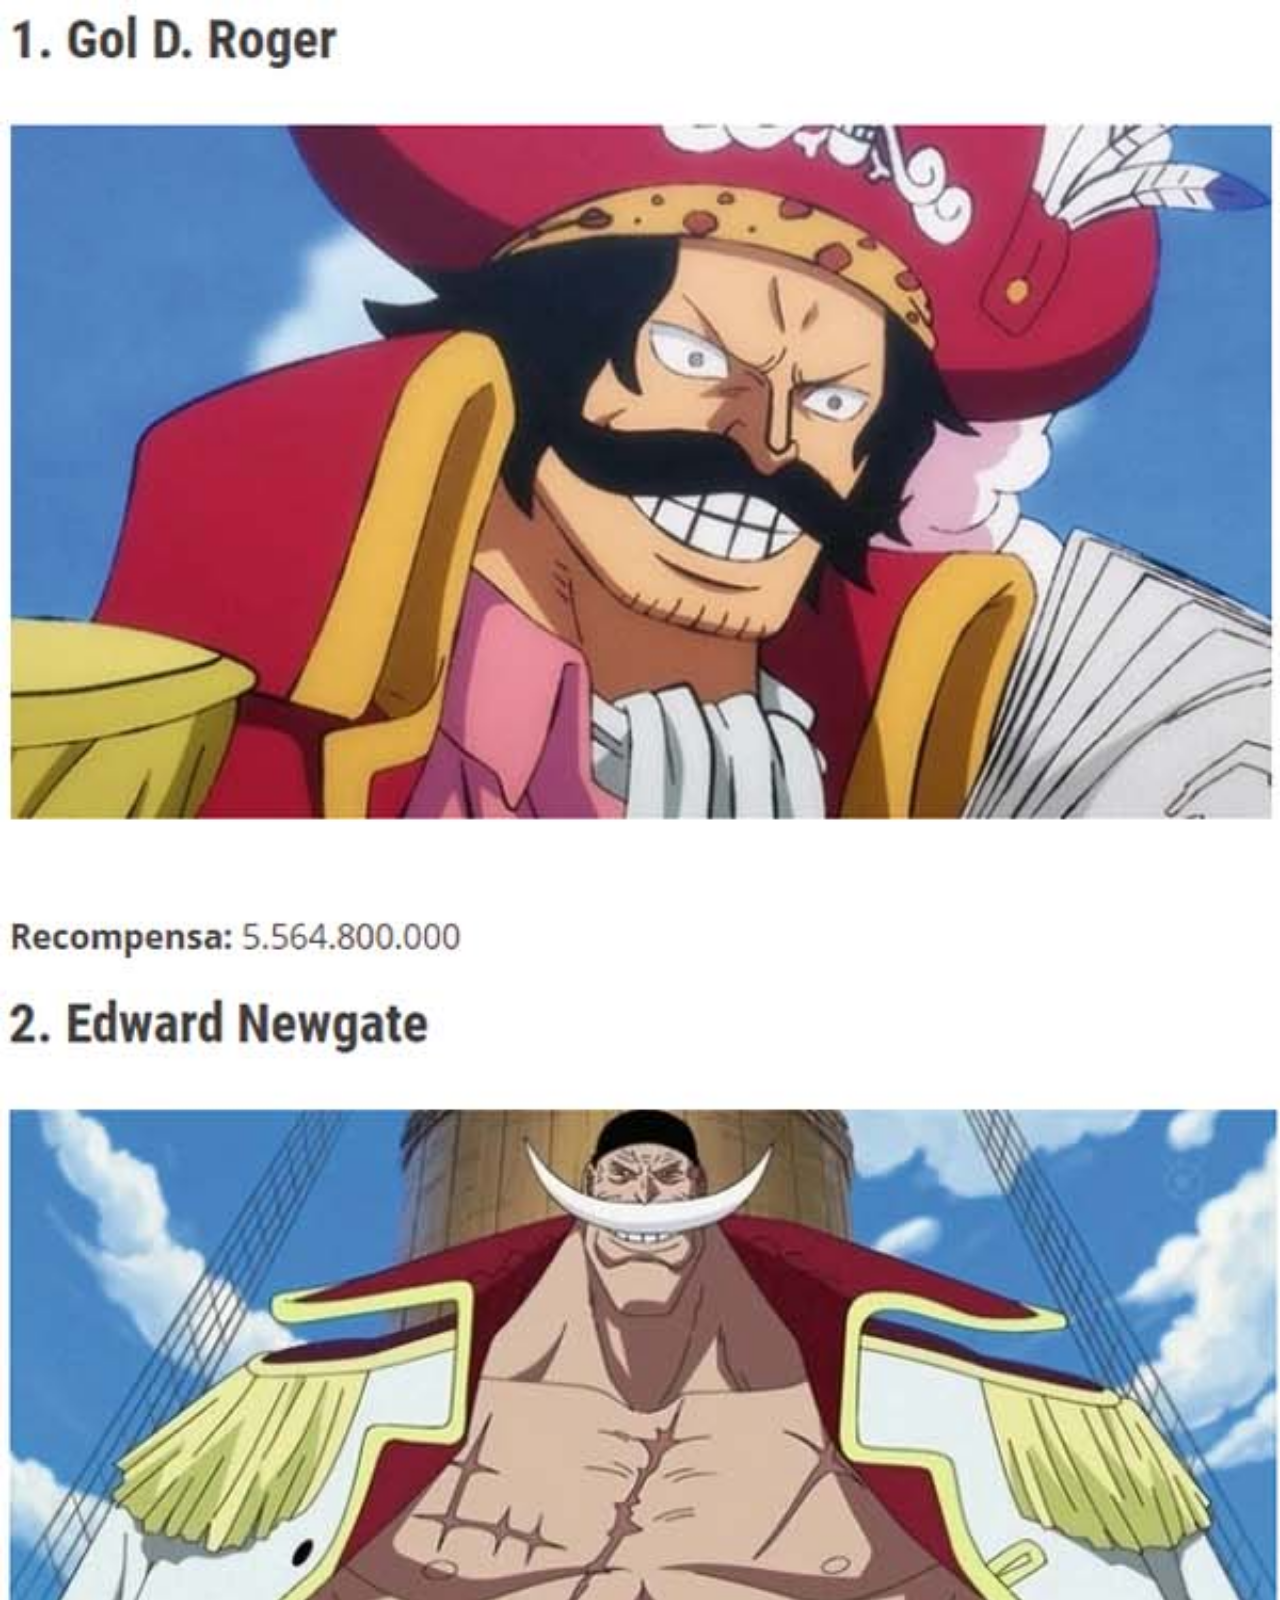
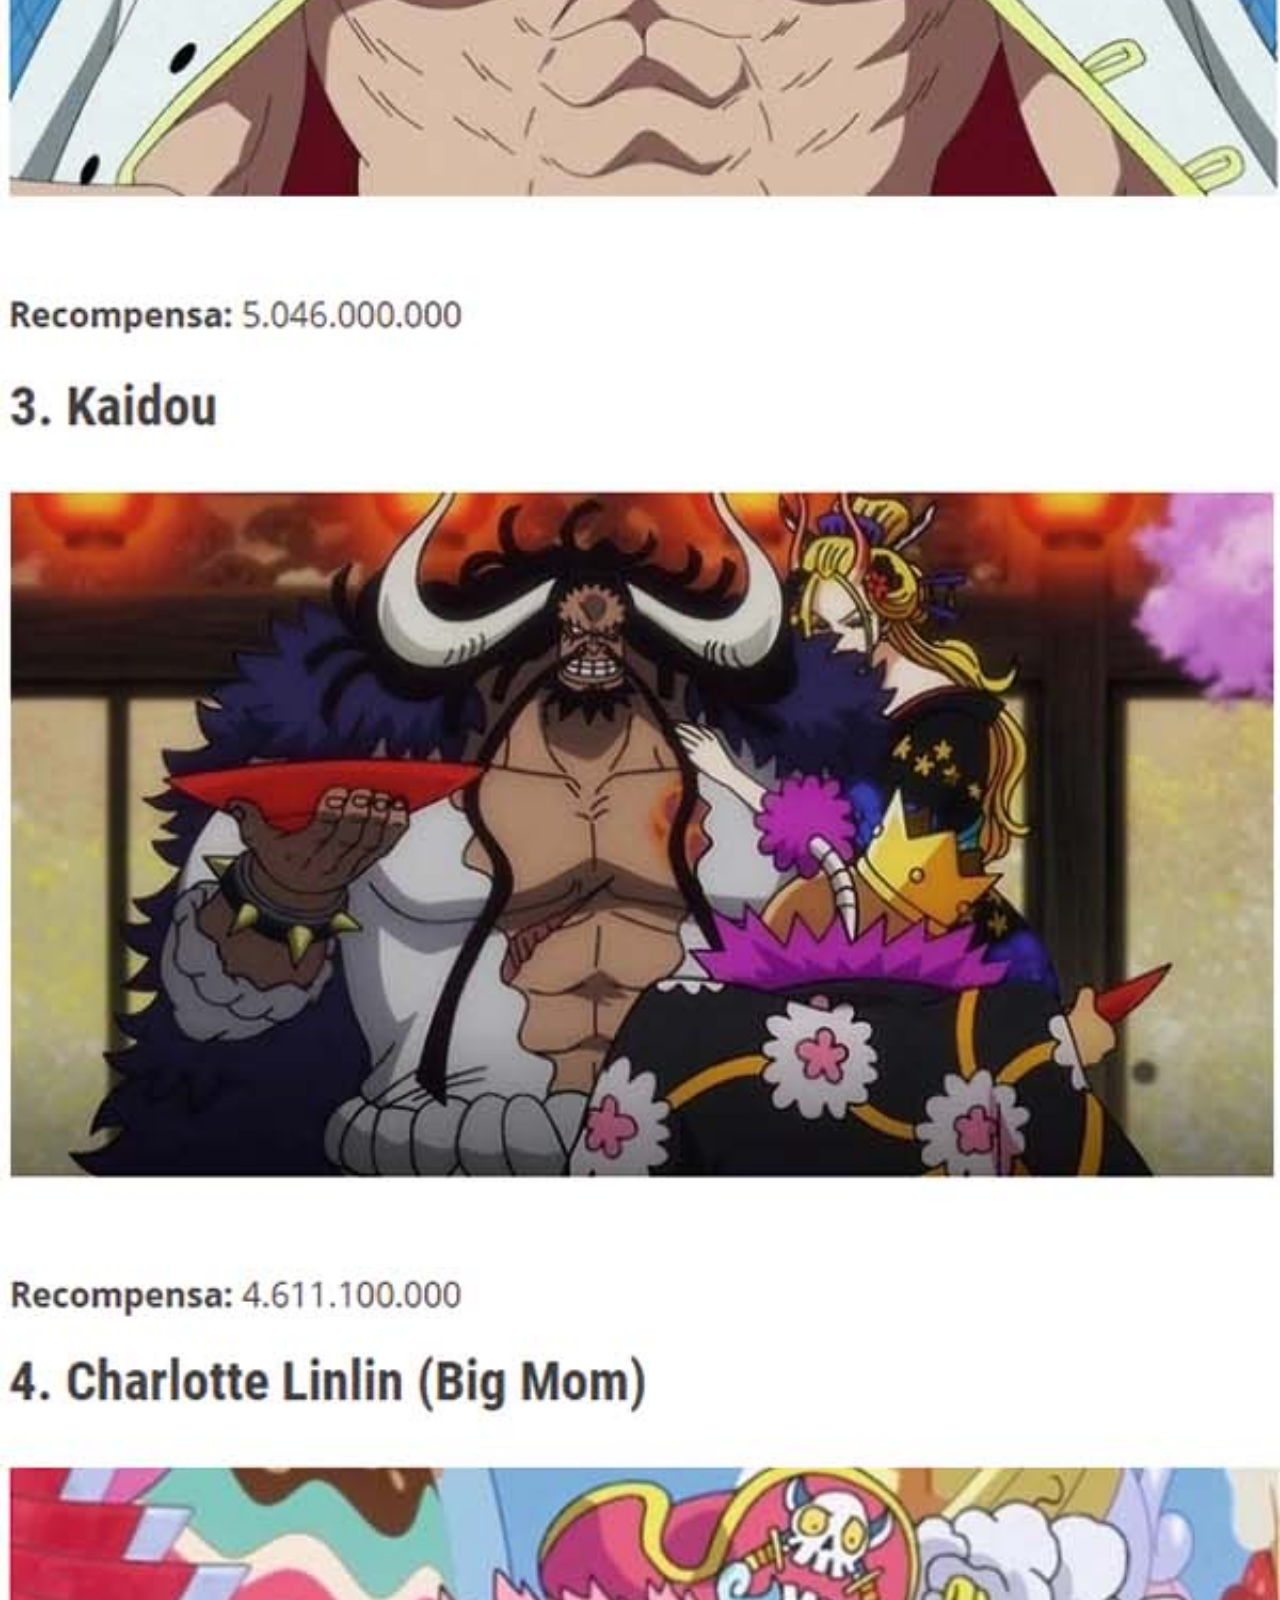
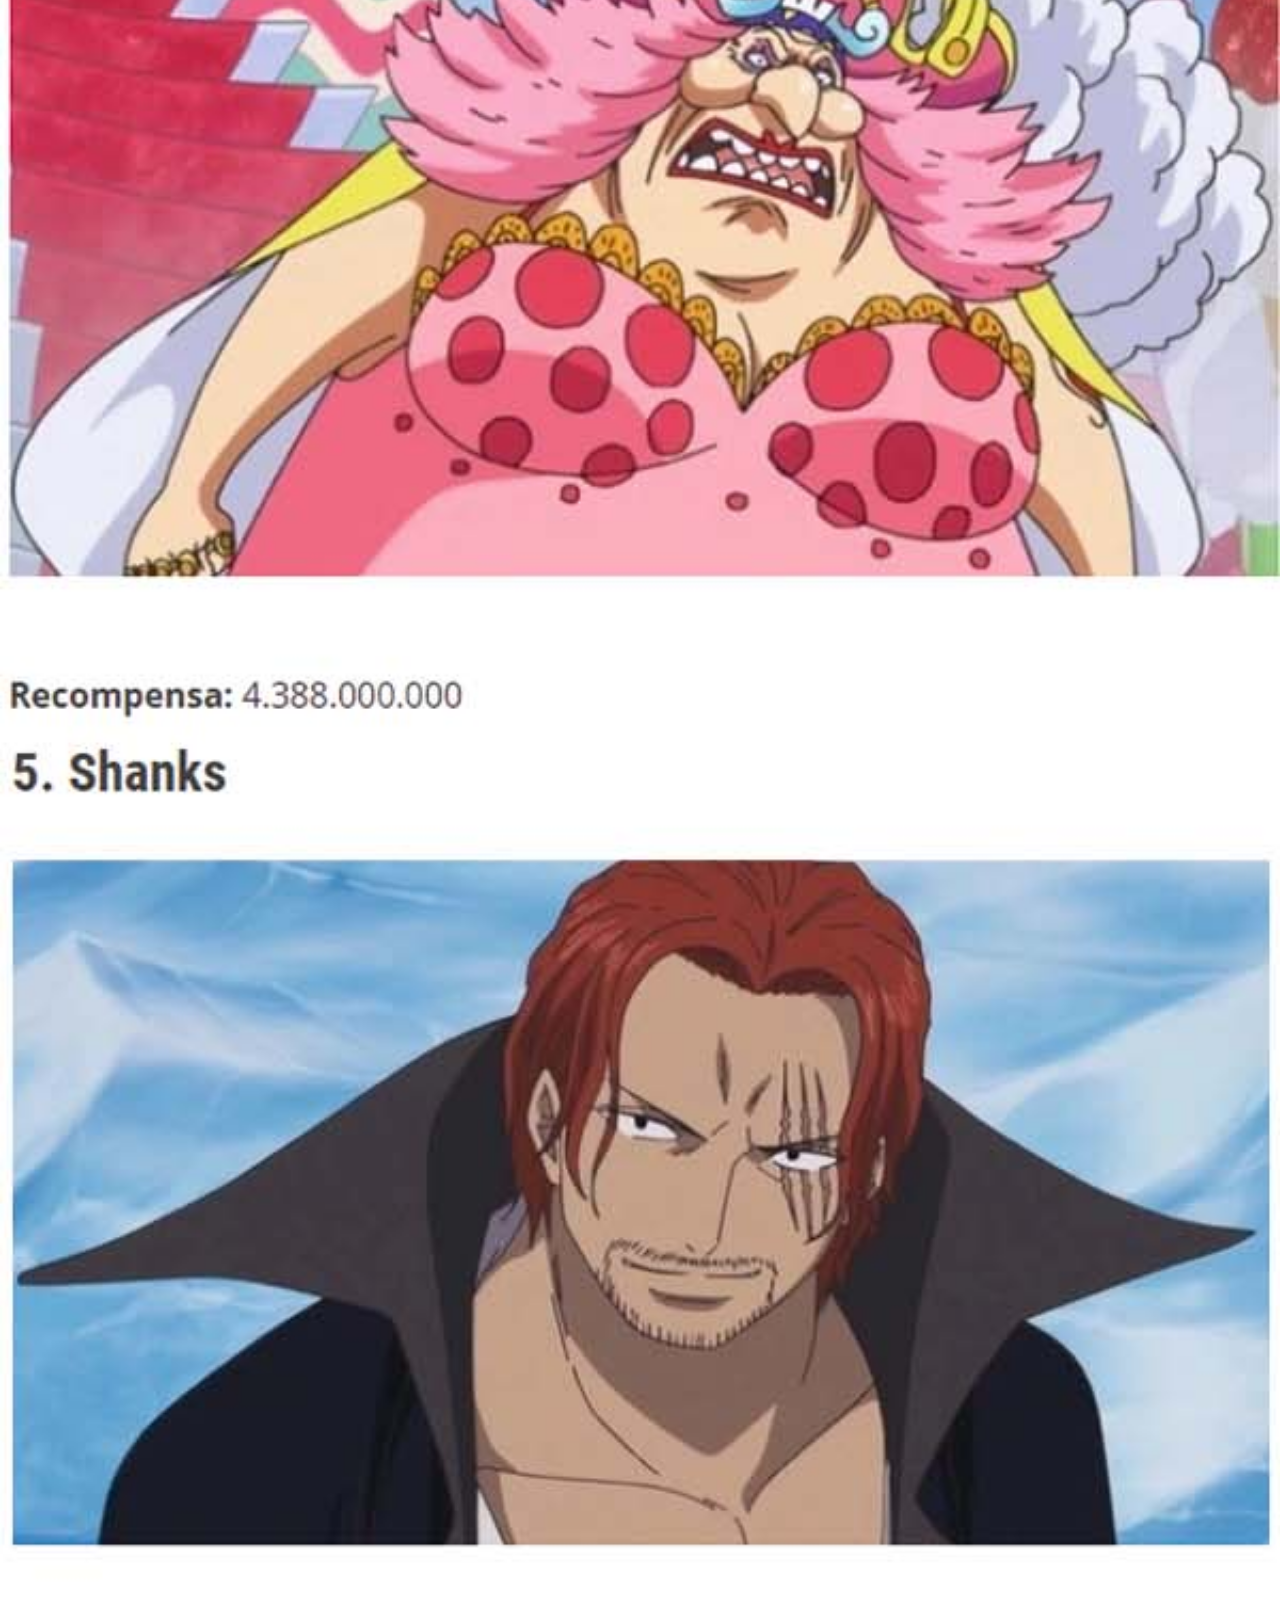
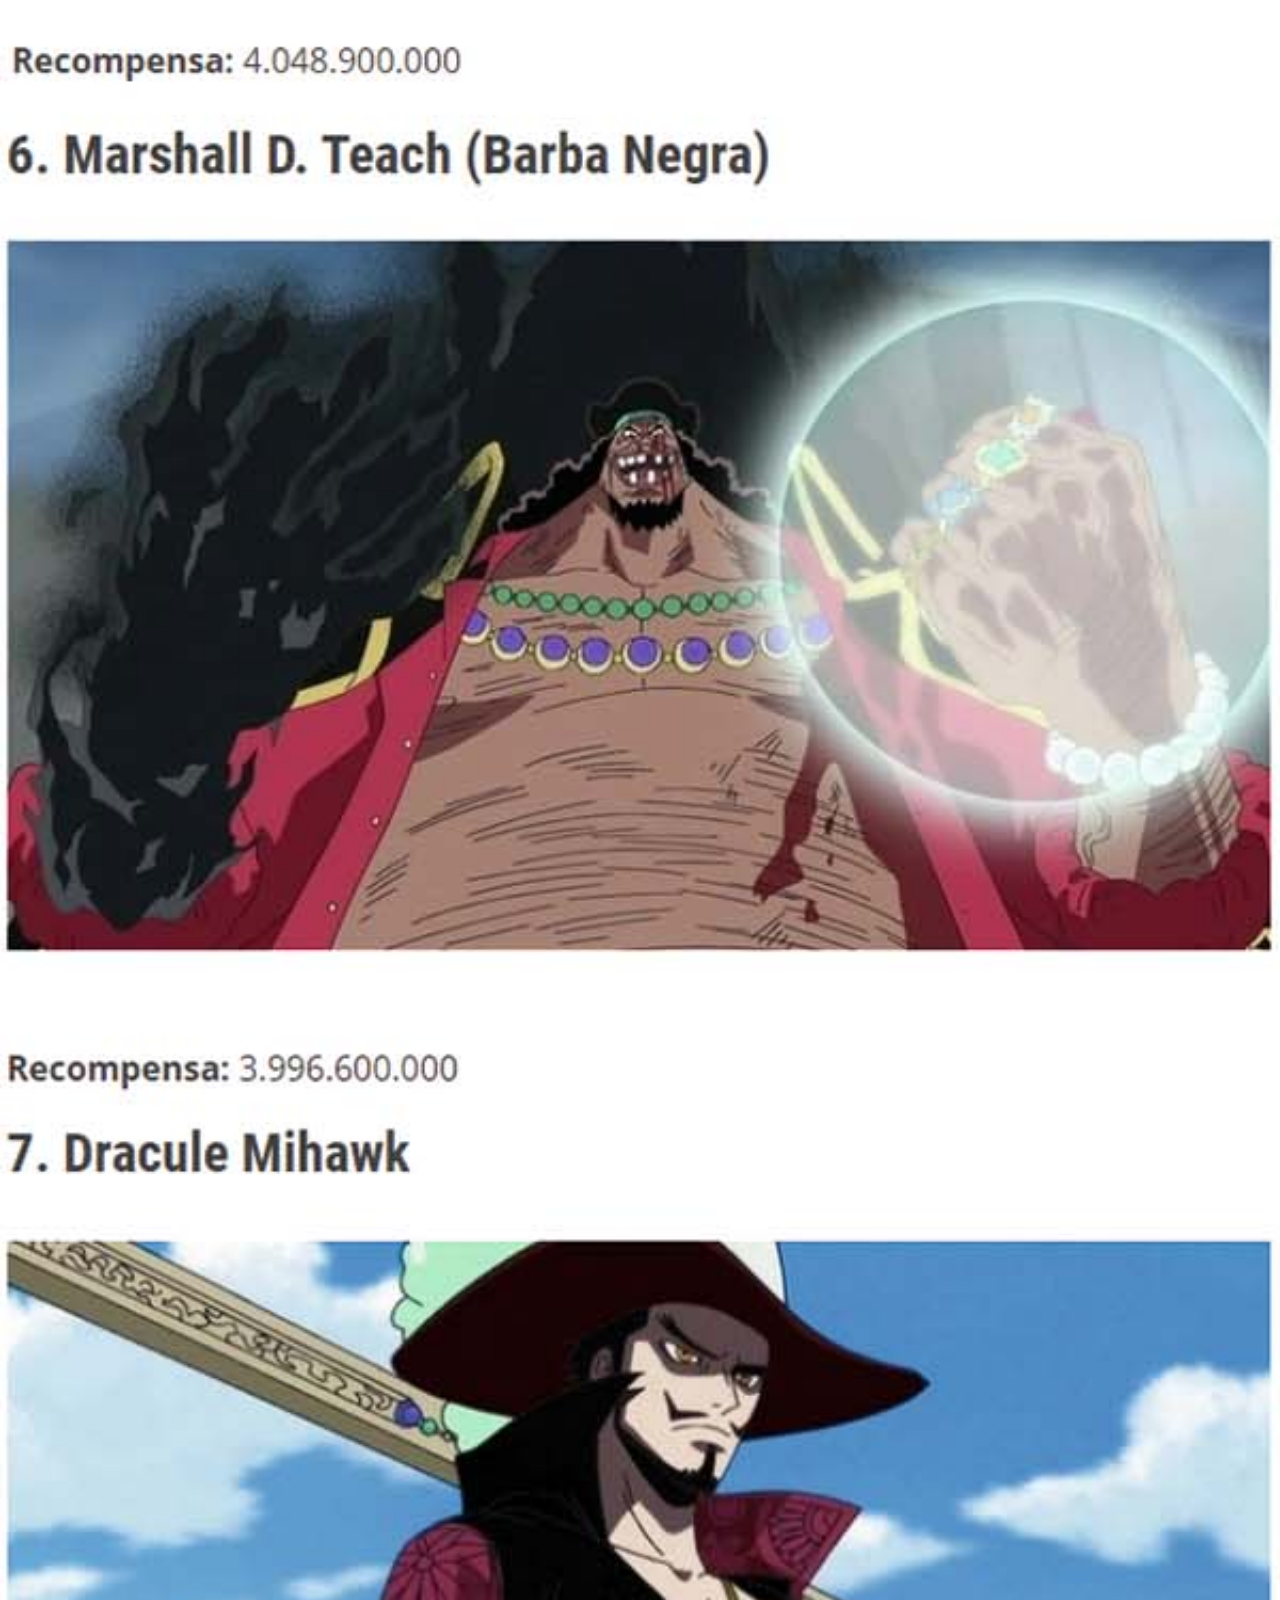
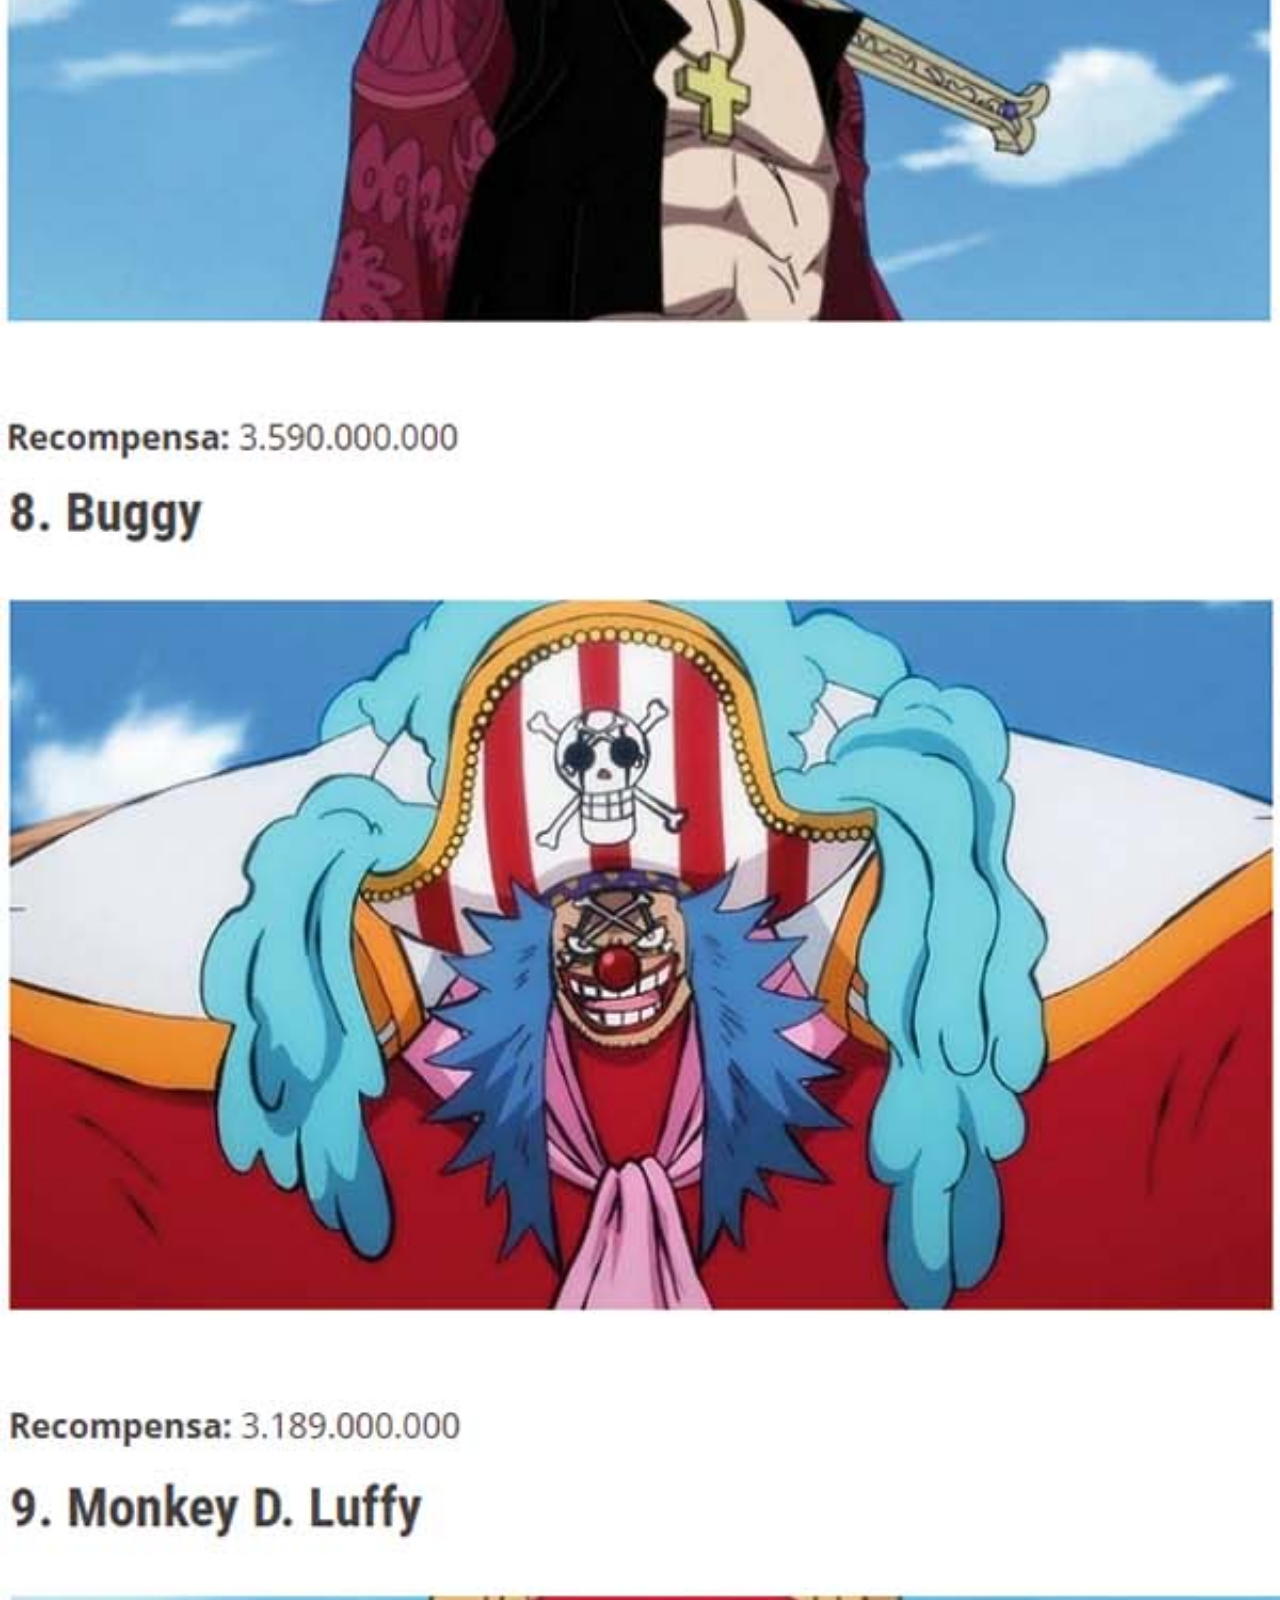
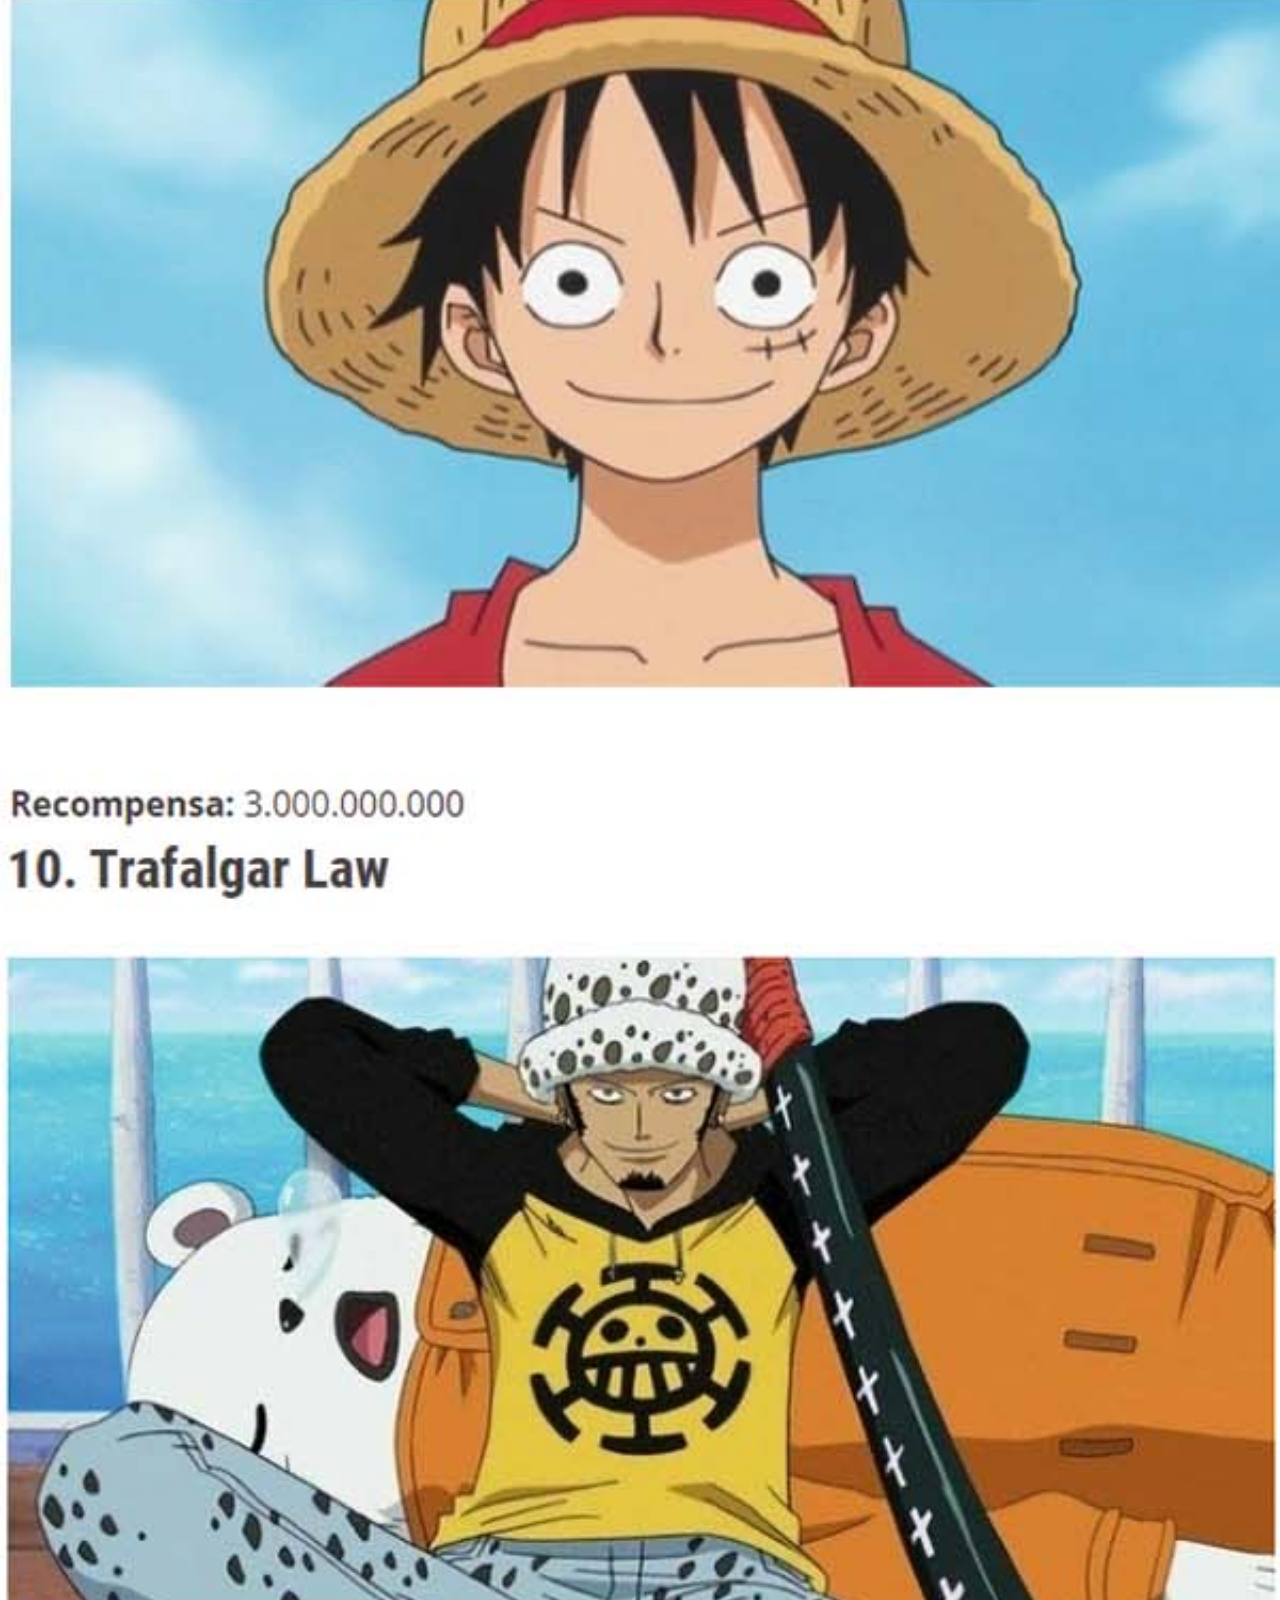
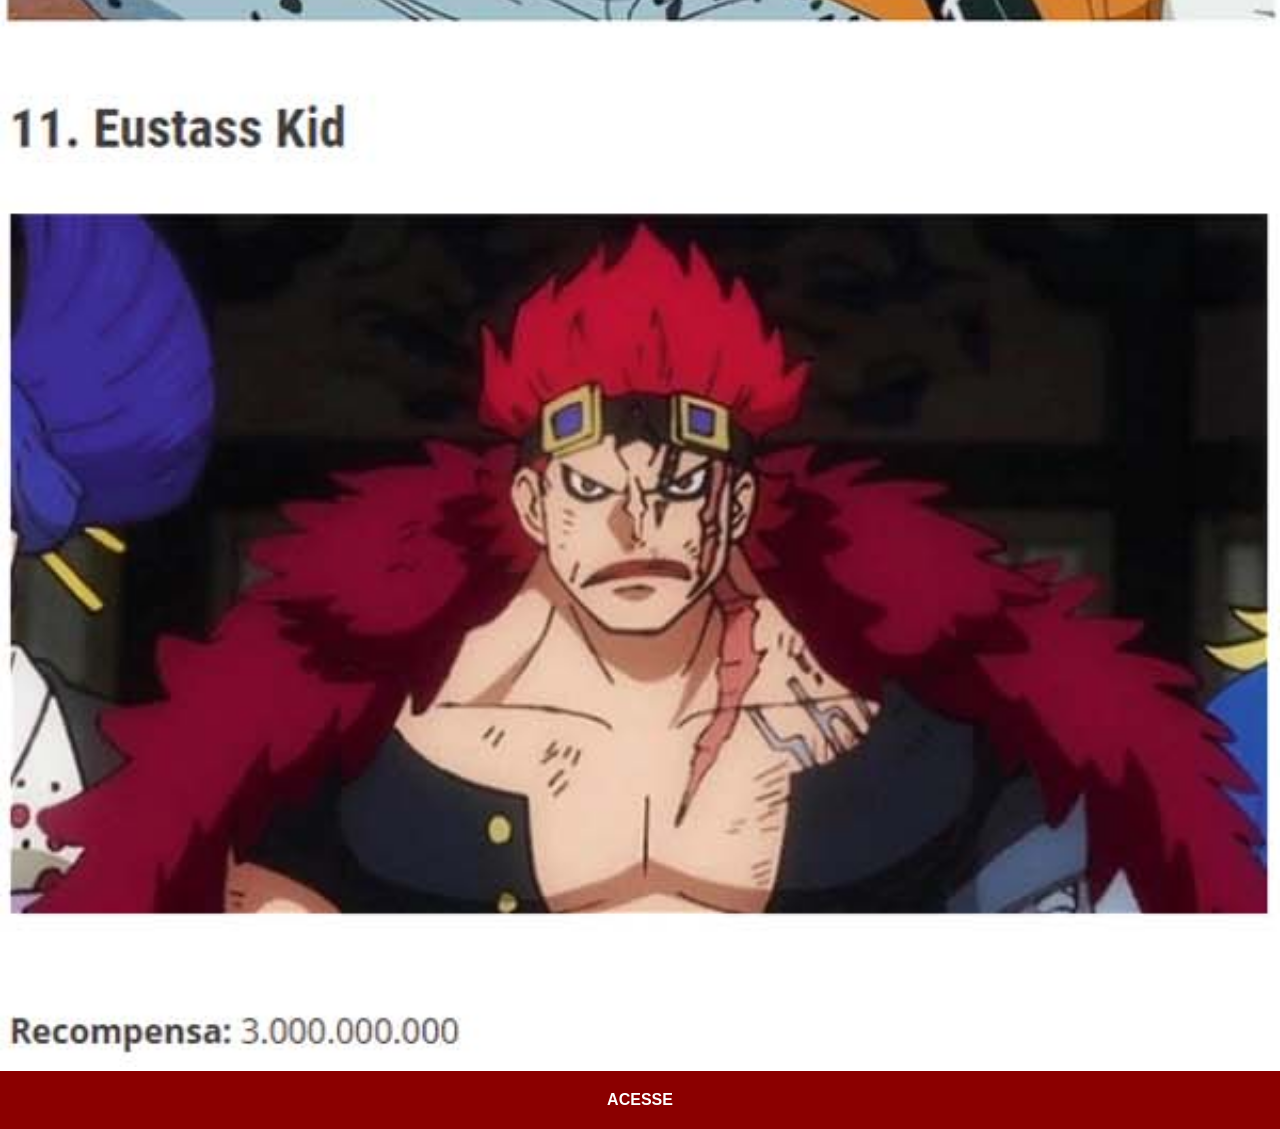
<file: ProjetoAnime/onepiece.html>
<!DOCTYPE html>
<html lang="en">
<head>
    <meta charset="UTF-8">
    <meta name="viewport" content="width=device-width, initial-scale=1.0">
    <title>YouTube</title>
   <link rel="stylesheet" href="estilo.social.css">
</head>
<body>
   <img src="imagens/onepiece_tela.jpg" alt="OnePiece" srcset=""> 
   <a href="#" target="_blank">ACESSE</a>
</body>
</html>
</file>
<file: ProjetoAnime/estilo.css>
/* charset UTF-8 e uma tag que defini o conjunto de caracteres a ser utilizado na web ou seja e capaz de codificar a maioria dos caracteres especiais utilizados em diferentes idiomas*/
@charset "UTF-8";

/* exportação de fontes seja ela interna ou externa */
@import url('https://fonts.googleapis.com/css2?family=Agdasima:wght@400;700&display=swap');

@font-face {
    font-family: 'digital-7';
    src: url('fonte/digital-7.ttf');
}

/* criação de uma paleta de cores utilizando VARIAVEL */
:root {
    --cor0: #86B7F0;
    --cor1: #50A2EB;
    --cor2: #389AF5;
    --cor3: #0C7DF5;
    --cor4: #1075DB;

    --fonte-padrao:'Agdasima', sans-serif;
    --fonte-secundaria: 'digital-7', cursive;
}

/*  reseta os padroes dos navegadores a 0 em espaçamento */
* {
    margin: 0px;
    padding: 0px;
}

html, body {
    /* altura total do navegadoor */
    height: 100vh;
    /* largura total do navegador*/
    width: 100vw;
    /* cor do fundo */
    background-color: rgb(24, 24, 27);
}

body{
    /* coloca uma imagem no fundo que não vai repetir top center */
    background: url(imagens/fundo22.jpg) no-repeat top  center;
    /* defiini o tamanho da imagem de fundo do elemento ex. esticada ou restrita */
    background-size: cover;
    background-attachment: fixed;
}

main {
    /* posição relativa passa aceitar propriedades de direcionamentos  */
    position: relative;
    /* altura total do navegador */
    height: 100vh;
}

section#telefone {
    /* posição absoluta direciona em qual posição vai fica */
    position: absolute;
    /* posição em cima */
    top: 48%;
    /* posição esquerda */
    left: 50%;
    /* para deixar no meio da tela e preciso transform */

    transform: translate(-40%, -50%);

    /* altura */
    height: 600px;
    /* largura */
    width: 700px;
    /* imagem do celular*/
    background: url(imagens/painel_amostra.png)no-repeat;
}

/* direcionamento da tela home */
iframe#tela {
    /* deixa livre para posicionamento */
    position: relative;
    /* direciona para topo */
    top: 35px;
    /* direciona para esquerda */
    left: 22px;
    /* largura */
    width: 533px;
    /* altura */
    height: 328px;
}

/* posiciona as logo na direita */
section#redes-sociais{
    text-align: bottom;
}

/* aqui vai posiciona as logos  */
section#redes-sociais img{
    /* defini largura */
    width: 80px;
    /* deifni espaçamento */
    margin: 10px;
    /* border radius pra deixa arredondado */
    border-radius: 10px;
    /* coloca sombra, obs. pode ser colocado cor   */
    box-shadow: 2px 2px 5px red;
}

/* efeito nos logos */
section#redes-sociais img:hover {
    /* ao clicar cria um efeito borda */
    border: 2px solid var(--cor1);
    /* vai da um pequeno efeito */
    transform: translate(-3px, -3px);
    /* aumenta um efeito da sombra apos o transform */
    box-shadow: 5px 5px 10px red);
    /* aqui da uma duração ao efeito */
    transition: .3s, border 1s;
}
</file>
<file: ProjetoPokelista/css/estilos.css>
body {
	/* foi exportado do google fonts  */
	font-family: 'Poppins', sans-serif;
	/* body corpo definido como 1280x1966 */
	max-width: 1280px;
	/* defini as sobras automáticamente da largura do navegador */
	margin: 0 auto;
	/* Cor do fundo */
	background-color: #70B3DF;
	/* Cor da fonte */
	color: black;
}

/* Definido para poder fazer fica escuro o background ao aperta botão - JAVASCRIPT */
body.modo-escuro {
	/* Fundo */
	background-color: #212121;
	/* cor da fonte */
	color: #f5f5f5;
}

/* Cabeçalho */
header {
	/* DISPLAY FLEX faz com que elementos possam ser posicionados */
	display: flex;
	/* JUSTIFY CONTENT da um espaça,espaçamento entre os elementos  */
	justify-content: space-between;
	/* PADDING da um espaçamento para o elemento */
	padding: 25px;
}

/* .logo é .imagem-botao são classes definida dentro do IMG dentro HEADER para ser estilizada (sofrer alteração)  */
header .logo,
header .imagem-botao {
	width: 40px;
	/*  */
	/* transition: 0.2s ease-in-out; */
}

/* #BOTAO-ALTERAR-TEMA e uma ID de button foi criado pra tirar o fundo branco da imagem */
header #botao-alterar-tema {
	background: none;
	border: none;
}

/* Efeito no interruptor HOVER é TRANSFORM SCALE brabo kkk.. */
header .imagem-botao:hover {
	transform: scale(1, -1);
	cursor: pointer;
}

/* E usado um a pseudoclasse :HOVER pra da um efeito nos botões e imagens ao passar o ponteiro do mouse */
header .logo:hover,
main .cartao-pokemon:hover {
	/* TRANSFORM SCALE e a duração do efeito hover */
	transform: scale(1.05);
	/* CURSOR POINTER da o efeito de uma mão apontando */
	cursor: pointer;
}

/* Visando de uma forma de aprendizado o MAIN seria o peito do corpo */
main {
	/* PADDING aqui da um espaçamento dos elementos no peito */
	padding: 25px;
}

/* Na UL tem a calsse .LISTAGEM-POKEMON vai ser alterada para o conteudo fica separado e na vertical */
main .listagem-pokemon {
/* Na UL o DIPLAY FLEX vai separar os conteudos da UL e deixa na vertical */
	display: flex;
/* FLEX WRAP vai deixar na vertical ouse ja quebra pra baixo os cartões */
	flex-wrap: wrap;
	/* O GAP vai dar os espaçamentos entre os elementos cartões */
	gap: 30px;
	/* O JUSTIFY CONTENT vai centralizar os conteudo da UL; */
	justify-content: center;

	/* Obs. UL está seguindo um pedagogia de ser PAI para FILHOS ou seja UL > li > div > spam que estão dentro da UL  */
}

/* LI tem a classe .CARTAO- POKEMON tem que ser estilizada para virar um cartão */
main .cartao-pokemon {
	/* vai ser o fundo do cartão */
	background-color: #b1afa8;
	/* WIDTH aqui está dando largura para virar carta */
	width: 200px; 
	/* PADDING aqui da um espaçamento da borda dos cartoes, explicanro a letras proximas da bordas */
	padding: 15px;
	/* DISPLAY FLEX deixa LI como pai o que tornas outras tags como filho e com isso coloco todos lado a lado separando */
	display: flex;
	/* FLEX DIRECTION  faz com que seja alinhada por coluna um embaixo da outra */
	flex-direction: column;
/* ALIGN ITENS centraliza as tags filhos no meio  */
	align-items: center;
/* O GAP vai dar os espaçamentos entre os elementos cartões */
	gap: 15px;
	/* BORDER RADIUS vai da uma aparência de borda aredondada*/
	border-radius: 15px;
	/* BOX SHADOW cria um sombramento na cartas */
	box-shadow: 5px 5px #797f81;
	/* TRANSITION VAI FAZER um efeito de transição ao tocar a carta */
	transition: 0.2s ease-in-out;
}

/* EFEITO HOVER efeito no cartão de muda o fundo  */
main .cartao-pokemon:hover {
	background-color: #cfe414;
}

.modo-escuro .cartao-pokemon {
	background-color: #a8a8a8;
}

/* objetivo desse seletor e alterar o campo informção da carta */
main .cartao-pokemon .informacoes {
	/* tem como objetivo separar elemntos */
	display: flex;

	justify-content: space-between;
	/* cariar uma borda na informação */
	border: 1px solid #333333;
	/* deixa borda arredonda */
	border-radius: 10px;
}

/* estilização do conteudo no SPAN */
main .cartao-pokemon .informacoes span {
	/* espaçamento */
	padding: 5px;
	/* seletor para deixa tudo em letra maiuscula */
	text-transform: uppercase;
	/* tamanho da  fonte */
	font-size: 17px;
}

/* Alterar o tamanho da imagens GIF*/
main .cartao-pokemon .gif {
	/* largura da imagem */
	width: 90px;
	/* altura da imagem */
	height: 90px;
}

/* alterar informação do subtexto  */
main .cartao-pokemon .tipos {
	/* separar os elementos com isso coloca ao lado */
	display: flex;
	/* espaçameto entre as linhas e colunas*/
	gap: 15px;
}

/* seletor com objetivo de dar um espaçamento */
main .cartao-pokemon .tipo {
	/* espaçamento */
	padding: 8px;
	/* criar uma borda arredondada */
	border-radius: 10px;
}

 /* CLASSES criadas para da cor ao fundo do sub texto */
.grama {
	background-color: #7ac74c;
}

.veneno {
	background-color: #df67ddfb;
}

.fogo {
	background-color: #ee8130;
}

.agua {
	background-color: #6390f0;
}

.inseto {
	background-color: #a6b91a;
}

/* classe Descriçao para estilização */
main .descricao {
	/* defini a altura máxima de um elemento <p> */
	max-height: 80px;
	/* Cria um scroll na descrição */
	overflow-y: scroll;
	/* tamanho da fonte */
	font-size: 14px;
	/* espaçamento no conteudo  */
	padding-right: 10px;
}
</file>
<file: ProjetoPokelista/css/scrollbar.css>
/* ===== Scrollbar CSS ===== */

*::-webkit-scrollbar {
	width: 12px;
}

*::-webkit-scrollbar-track {
	background: #f1e9e9;
}

*::-webkit-scrollbar-thumb {
	background-color: #582965;
	border-radius: 10px;
	border: 3px solid #ffffff;
}
</file>
<file: ProjetoRJ/estilo/style.css>
@charset "UTF-8"

@import url('https://fonts.googleapis.com/css2?family=Dancing+Script:wght@700&display=swap');

@font-face {
    font-family: 'Beauty';
    src: url('../fontes/BeautyDemo.ttf');
    /* font-weight: normal; */
}

/* VARIAVEIS DE CORES E FONTES */
:root {
    /* PRIMARIA */
    --cor1: #A8FFA4;
    --cor2: #77FF70;
    --cor3: #0DFF00;
    --cor4: #09B000;
    --cor5: #078700;

    /* SECUNDARIA */
    --cor6: #AEC2FF;
    --cor7: #80A0FF;
    --cor8: #1C55FF;
    --cor9: #002592;
    --cor10: #001C71;

    /* TERCEARIA */
    --cor11: #FFFCA4;
    --cor12: #FFFA70;
    --cor13: #FFF700;
    --cor14: #FFF700;
    --cor15: #A7A200;


    --fonte1: 'Dancing Script', cursive;
    --fonte2: 'Beauty', cursive;

}

/* Reseta configurações padrões do HTML */
* {
    margin: 0;
    padding: 0;
    font-family: var(--fonte1);
}

/* configurações pradões da página e no corpo  */
html, body {
    min-height: 100vh;
    background-color: var(--cor5);
}

/* cabeçalho */
header {
    background-color: var(--cor10);
    color: white;
    text-align: center;
}

/* alteração no H1 (filho) de dentro cabeçalho */
header > h1 {
    /* distaciamento de cima */
    padding-top: 50px;
    font-variant: small-caps;
    font-family: var(--fonte);
    /* fonte 10% view port */
    font-size: 10vw;
}

/* alteração no paragrafo(filho) dentro do cabeçalho*/
header > p {
    /* distanciamento para baixo do paragrafo */
    padding-bottom: 50px;
}

/* alteração no link(filho) do cabeçalho e roda pé */
header a, footer a {
    color: white;
    /* tira decoração como o sublinhado do link */
    text-decoration: none;
    /* alteração na fonte deixando mais escuro */
    font-weight: bolder;
}

/* criar efeito no link */
header a:hover, footer a:hover {
    /* exibi uma linha no link */
    text-decoration: underline;
}

/* obejtivo aqui e criar um espaçamento para efeito paralax*/
section {
    padding: 10vh;
    /* espaçamento de 10% da altura em cima */
    /* padding-top: 10vh; */
    /* espaçamento de 10% da altura em baxio */
    /* padding-bottom: 10vh; */
    /* espaçamento duplo entre linhas */
    line-height: 2em;
    /* espaçamento na esquerda */
    /* padding-left: 30px; */
    /* font-size: 3.5vw; */
}

section > p {
    padding-bottom: 2em;
}

/* seção ou um paragrafo */
section.normal {
    background-color: var(--cor12);
    /* color: black; */
}

/* seção ou paragrafo efeito parallax*/
section.imagem {
    background-color: var(--cor4);
    /* color: white; */
    box-shadow: inset 6px 6px 13px 0px black;
    background-size: cover;
    /* fixa a imagem */
    background-attachment: fixed;
}

section.imagem > p {
    display: inline-block;
    /* width: 400px; */
    padding: 5px;
    background-color: rgba(0, 0, 0, 0.116);
    text-shadow: 2px 2px 0px black ;
    color: white;
}

/* criação de id para as imagens */
#img1 {
    background-image: url('../imagens/arpoador.jpg');
    background-position: right center;
}

#img2 {
    background-image: url('../imagens/cristoredentor.jpg');
    background-position: right center;
}

#img3 {
    background-image: url('../imagens/maracana.jpg');
    background-position: center center;
}

/* final ou pé do site  */
footer {
    background-color: var(--cor10);
    color: white;
    text-align: center;
    padding: 10px;
}
</file>
<file: ProjetoAndroid/estilo/style.css>
@charset "UTF-8";

 @import url('https://fonts.googleapis.com/css2?family=Bebas+Neue&display=swap');

@font-face {
    font-family: 'Android';
    src: url('../fontes/idroid.otf') format('opentype');
    font-weight: normal;
 }


/* variaveis no css: dicas de paletas*/
 :root {
    --cor0: #c5ebd6;
    --cor1: #83e1ad;
    --cor2: #3ddc84;
    --cor3: #2fa866;
    --cor4: #1a5c37;
    --cor5: #063d1e;

    --fonte-padrao: Arial, Verdana, Helvetica, sans-serif;
    --fonte-destaque: 'Bebas Neue', cursive;
    --fonte-android: 'Android', cursive;
 }

 *  {
    margin: 0px;
    padding: 0px;
 }

body {
    background-color: var(--cor0);
    font-family: var(--fonte-padrao);
}

a.externo::after {
    /* uma classe para criar um desenho de um link */
    content: '\00A0\1F517';
}

header {
    /* cria um fundo alternado de cores  */
    background-image: linear-gradient(var(--cor3), var(--cor5));
    min-height: 150px;
    text-align: center;
    padding-top: 40px;
}

header > h1 {
    color: white;
    font-family: var(--fonte-destaque);
    font-size: 3em;
    font-weight: normal;
    margin-bottom: 20px;
    text-shadow: 2px 2px 0px black;
}

header > p {
    font-family: var(--fonte-padrao);
    font-size: 1.2em;
    color: white;
    max-width: 600px;
    padding-right: 10px;
    padding-left: 10px;
    margin: auto;
    margin-bottom: 20px;
    text-shadow: 2px 2px 0px black;
}

nav {
    background-color: var(--cor5);
    padding: 10px;
    text-align: center;
    box-shadow: 0px 7px 7px rgb(27, 26, 26);
}

nav > a {
    color:var(--cor1);
    padding: 10px;
    border-radius: 5px;
    /* text-decoration para tirar o sublilhado */
    text-decoration: none;
    font-weight: bold;
    transition-duration: 0.5s;
}

nav > a:hover {
    /* efeito de passar o mouse */
    background-color: var(--cor3);
    color: var(--cor5);
}

main{
    /* min, max e magin vai torna a pagina responsiva */
    min-width: 300px;
    max-width: 1000px;
    margin: auto;
    /* padding criado devido as margens estarem proxima */
    padding: 20px;
    background-color: white;
    /* parte visual criar uma sombra     */
    box-shadow: 0px 0px 10px black;
    border-bottom-left-radius: 10px;
    border-bottom-right-radius: 10px;
}

main h1 {
    color: var(--cor5);
    font-family: var(--fonte-android);
    font-weight: normal;
    font-size: 1.8em;
}

main h2 {
    font-family: var(--fonte-android);
    color: var(--cor4);
    font-size: 1.3em;
    font-weight: normal;
    background-image: linear-gradient(to right, var(--cor1), var(--cor3));
    text-indent: 8px;
}

main p {
    /* cria uma margem  */
    margin: 15px 0px;
    text-align: justify;
    text-indent: 30px;
    font-size: 1em;
/* LINE-HEIGHT espaço entre os paragrafos */
    line-height: 2em;
}

main strong {
    color: var(--cor4);
    font-weight: bold;
}

main a {
    text-decoration: none;
    font-weight: bold;
    color: var(--cor5);
    background-color: var(--cor1);
    padding: 2px 6px;
}

main a:hover{
    text-decoration: underline;
    color: var(--cor4);
}

main img {
    /* devido a pagina responsiva */
    width: 100%;
}

main img.pequena {
    /* WIDTH da o tamanho da imagem, logo Display foi criado pq? a imagem não e um bloco e MARGIN criado p/ centralizar */
    max-width: 350px;
    display: block;
    margin: auto;
}

div.video {
background-color: var(--cor5);
margin: 0px -20px 30px -20px;
padding: 20px;
padding-bottom: 59%;
position: relative;
}

div.video > iframe {
position: absolute;
top: 5%;
left: 5%;
width: 90%;
height: 90%;
}

aside {
    background-color: var(--cor1);
    padding: 10px;
    border-radius: 10px;
    box-shadow: 3px 3px 8px rgb(37, 36, 36);
}

aside > h3 {
    background-color: var(--cor4);
    color: white;
    padding: 10px;
    margin: -10px -10px 0px -10px;
    border-radius: 10px 10px 0px 0px;
}

aside > ul { 
    list-style-type: '\2714\00A0\00A0';
    list-style-position: inside;
    columns: 2;

}

footer {
    background-color: var(--cor5);
    color: white;
    text-align: center;
    font-size: 0.8em;
    padding: 5px;
}

footer a {
    color: white;
    font-weight: bolder;
    text-decoration: none;
}
</file>
<file: ProjetoAnime/estilo.social.css>
@charset "UTF-8";

*{
    margin: 0px;
    padding: 0px;
    font-family: Arial, Helvetica, sans-serif;
}

/* esconde a barra de rolagem */
::-webkit-scrollbar {
    width: 0px;
    height: 0px;
}

/* Imagens */
img{
width: 100vw;
}

a {
    /* o elemento e tratado como uma caixa  */
    display: block;
    /* cor fundo */
    background-color: darkred;
    /* cor */
    color: white;
    /* espaçamento */
    padding: 20px;
    /* alinha ao centro */
    text-align: center;
    /* fonte mais escura */
    font-weight: bolder;
    /* tira a linha do link */
    text-decoration: none;
}

a:hover {
    background-color: red;
}
</file>
